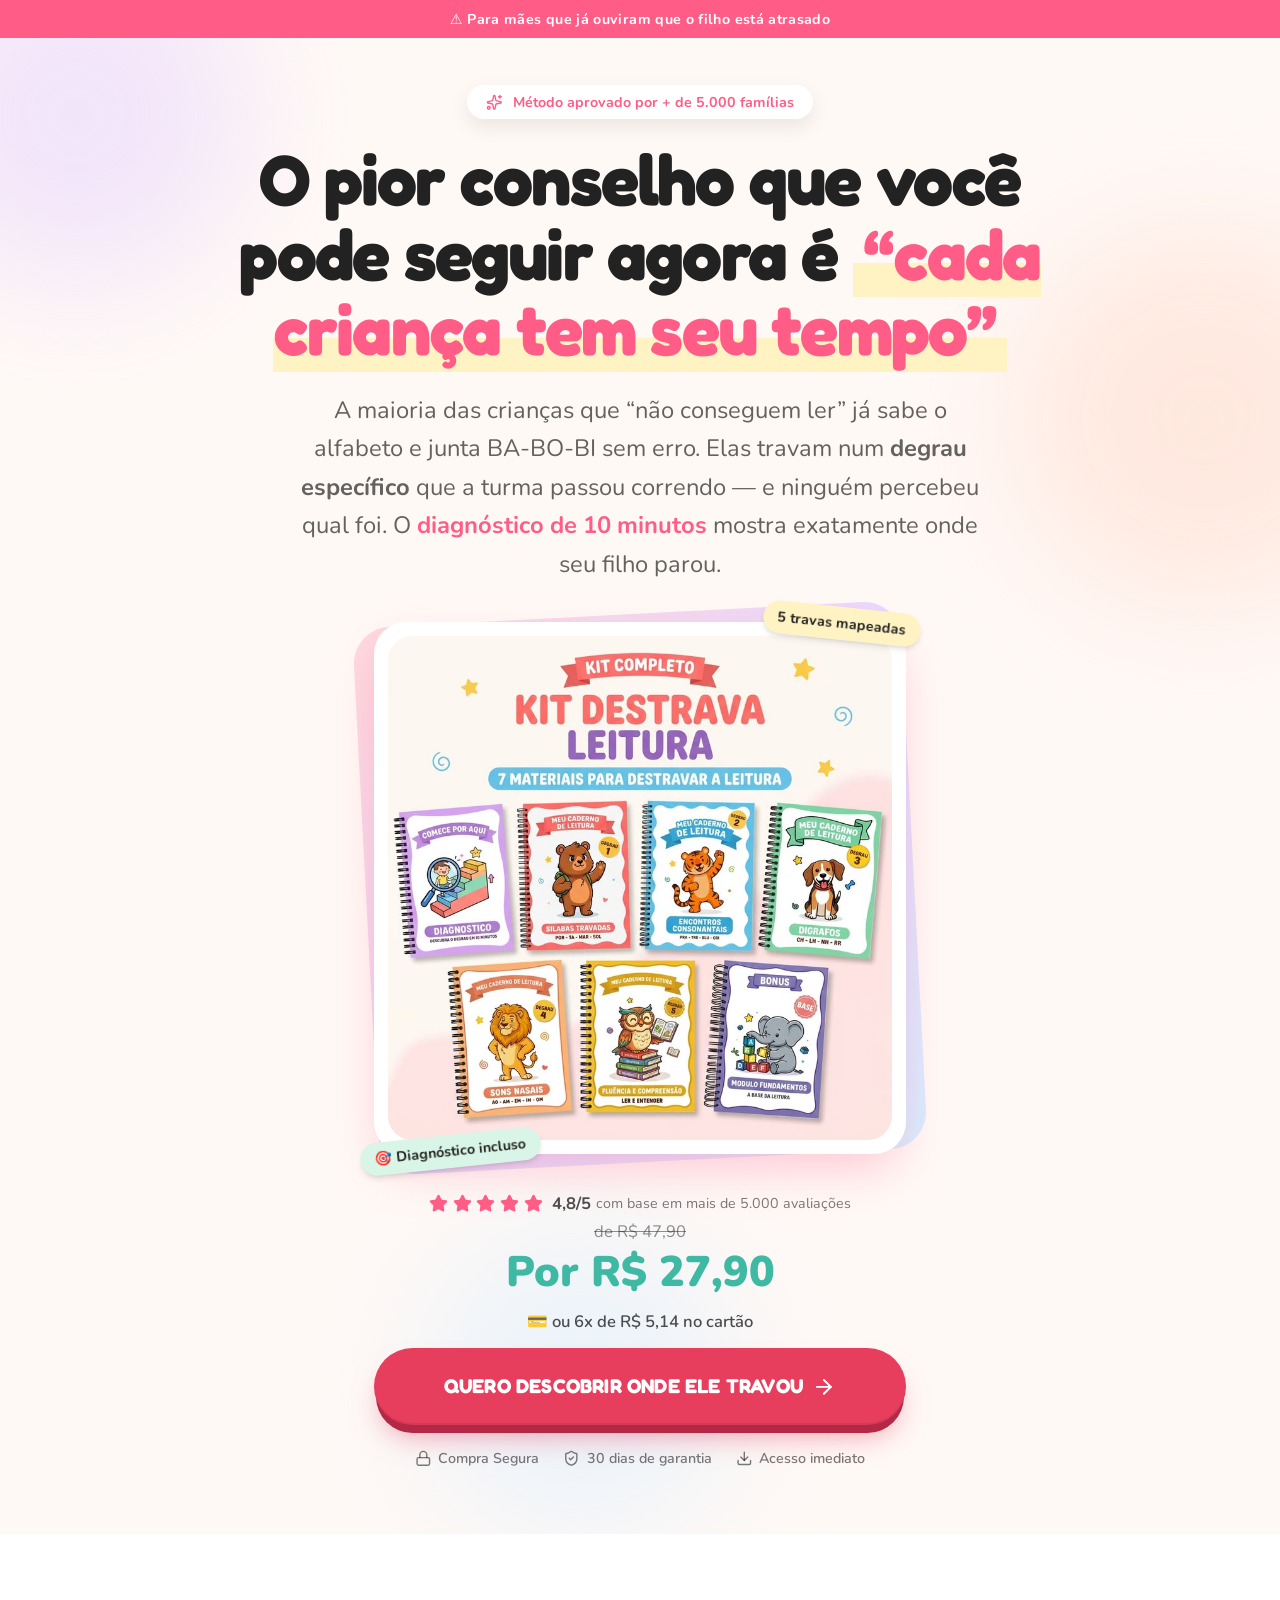
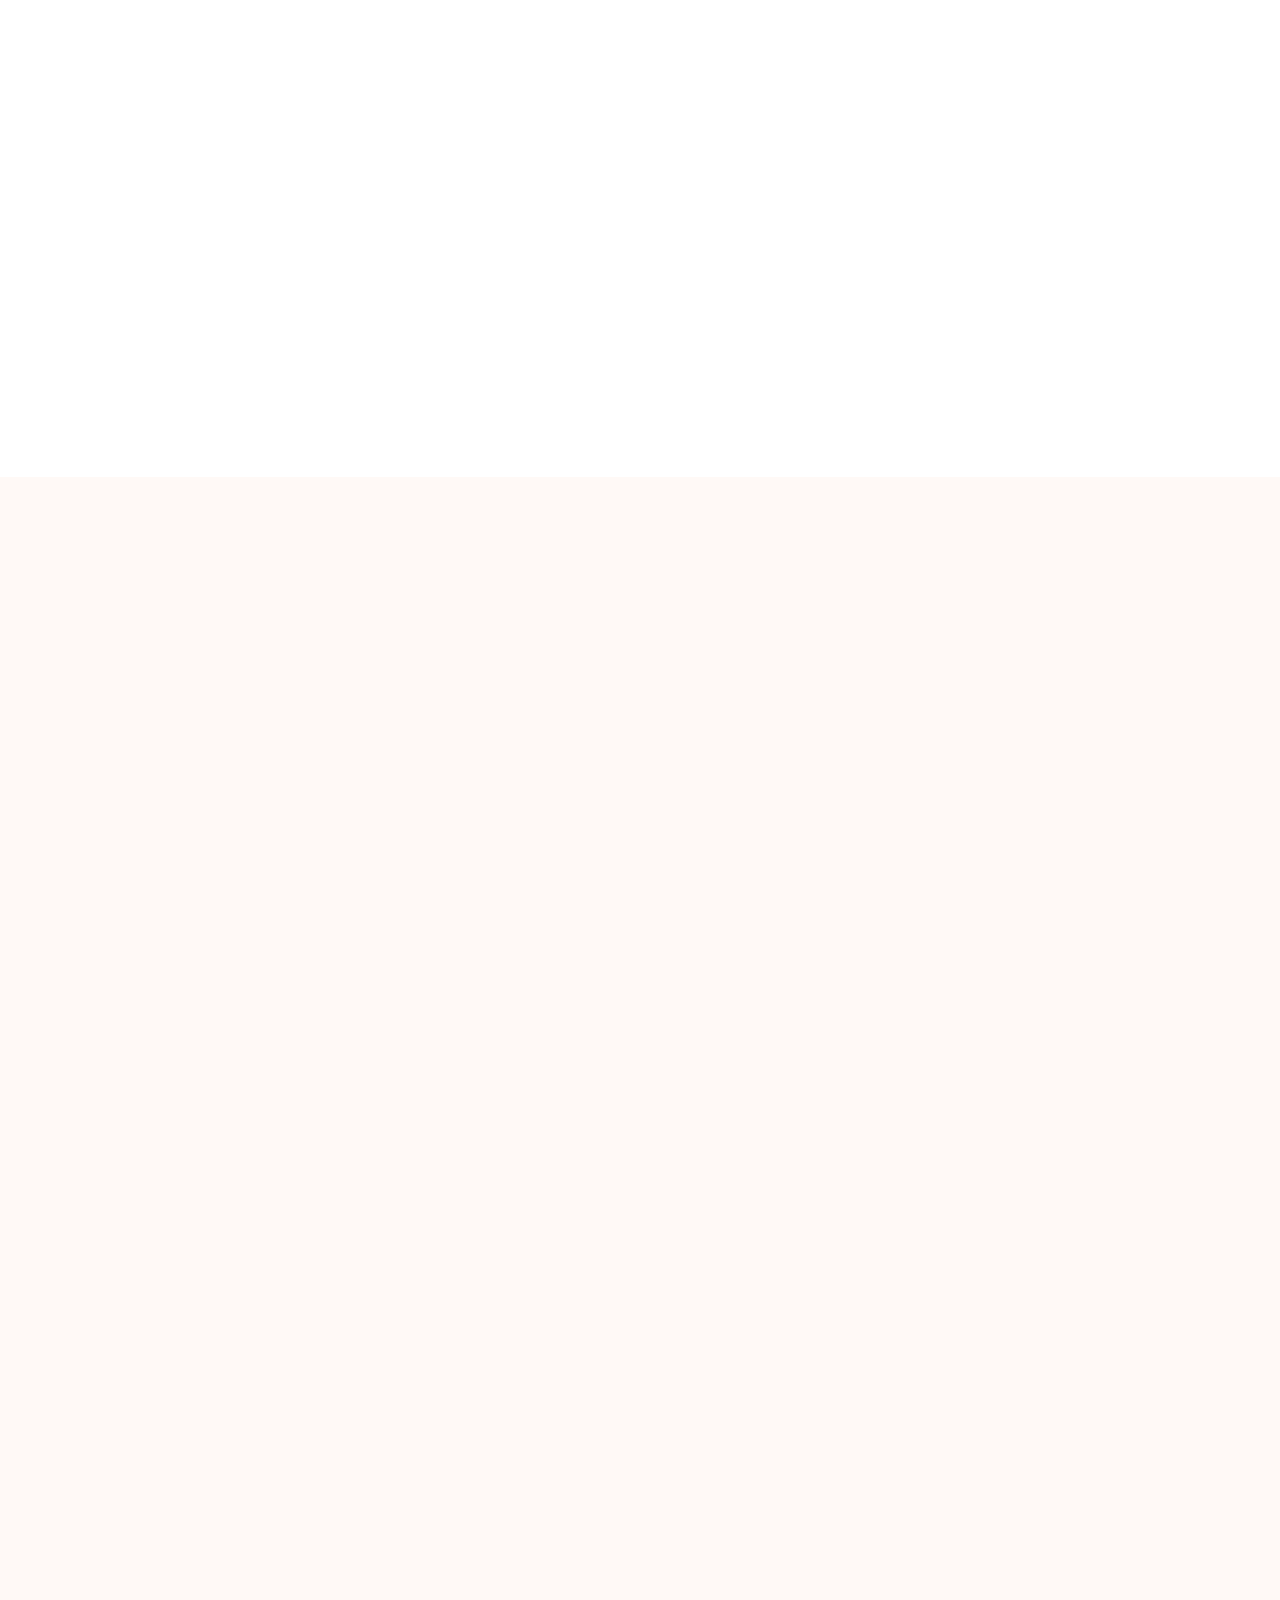
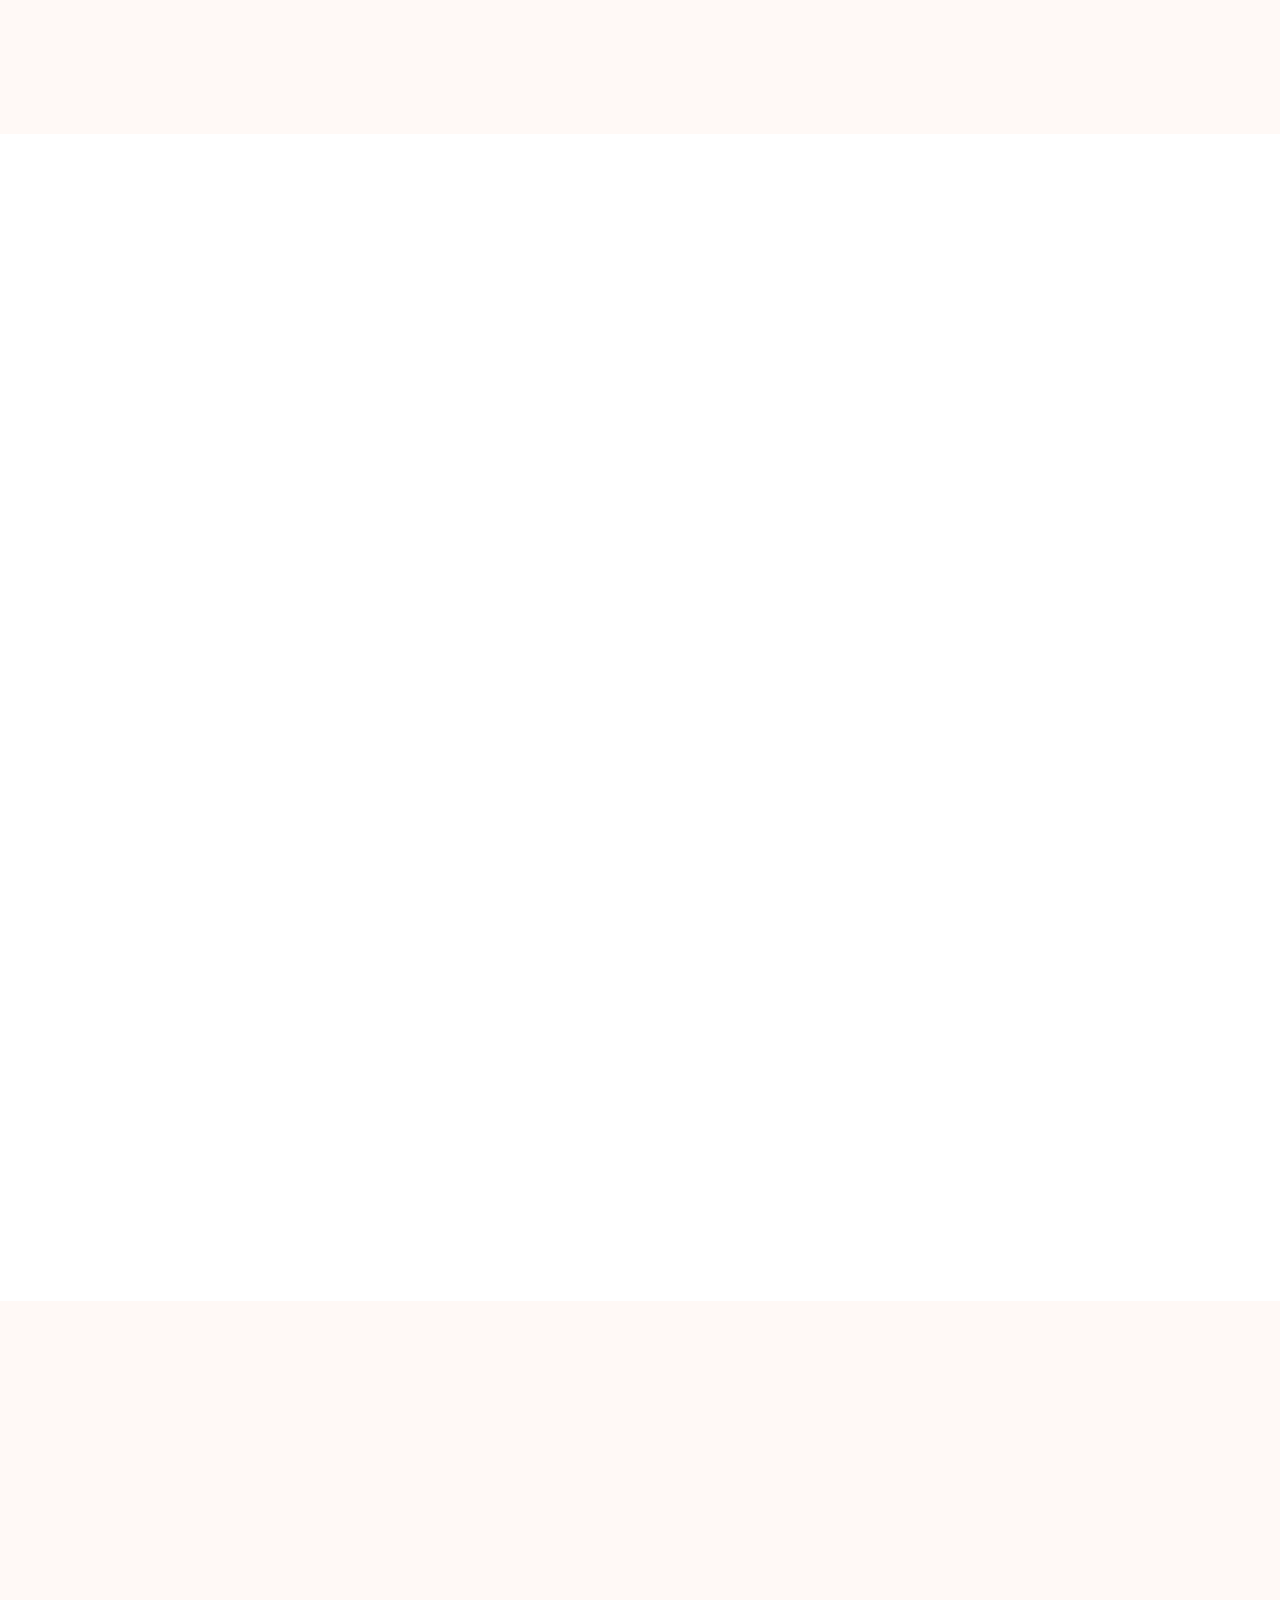
<file: index.html>
<!DOCTYPE html><html lang="pt-BR"><head>
<link rel="icon" href="./images/favicon.ico?v=2" type="image/x-icon"/><link rel="apple-touch-icon" sizes="180x180" href="./images/apple-touch-icon.png"/><link rel="icon" type="image/png" sizes="512x512" href="./images/icon-512.png"/><meta name="theme-color" content="#FF5D87"/><meta charSet="utf-8"/><meta name="viewport" content="width=device-width, initial-scale=1"/><link rel="preload" as="image" href="./images/kit-capa.jpg" fetchPriority="high"/><link rel="stylesheet" href="./assets/styles.css" data-precedence="default"/><link rel="stylesheet" href="https://fonts.googleapis.com/css2?family=Fredoka:wght@600;700&amp;family=Nunito:wght@400;600;700;800&amp;display=swap" media="all" data-precedence="default"/><title>Kit Destrava Leitura — Descubra onde a leitura do seu filho travou</title><meta name="author" content="Kit Destrava Leitura"/><meta property="og:title" content="Kit Destrava Leitura"/><meta property="og:description" content="Seu filho não é lento. Ele pulou um degrau. Descubra em 10 minutos onde a leitura dele travou — e destrave com o material certo."/><meta property="og:type" content="website"/><meta name="twitter:card" content="summary"/><meta name="twitter:site" content="@Lovable"/><meta name="twitter:title" content="Kit Destrava Leitura"/><meta name="twitter:description" content="Seu filho não é lento. Ele pulou um degrau. Descubra em 10 minutos onde a leitura dele travou — e destrave com o material certo."/><meta property="og:image" content="./images/social.webp"/><meta name="twitter:image" content="./images/social.webp"/><meta name="description" content="Para crianças de 6 a 9 anos que já deveriam estar lendo. Diagnóstico de 10 minutos + 5 cadernos, um para cada trava da leitura. Acesso imediato."/><link rel="preconnect" href="https://fonts.googleapis.com"/><link rel="preconnect" href="https://fonts.gstatic.com" crossorigin="anonymous"/><link rel="dns-prefetch" href="https://fonts.googleapis.com"/><link rel="dns-prefetch" href="https://fonts.gstatic.com"/><link rel="dns-prefetch" href="https://pay.cakto.com.br"/><link rel="dns-prefetch" href="https://connect.facebook.net"/><link rel="preload" as="image" href="./images/kit-capa.jpg" fetchpriority="high"/><script>
!function(f,b,e,v,n,t,s){if(f.fbq)return;n=f.fbq=function(){n.callMethod?
n.callMethod.apply(n,arguments):n.queue.push(arguments)};if(!f._fbq)f._fbq=n;
n.push=n;n.loaded=!0;n.version='2.0';n.queue=[];t=b.createElement(e);t.async=!0;
t.src=v;s=b.getElementsByTagName(e)[0];s.parentNode.insertBefore(t,s)}(window,
document,'script','https://connect.facebook.net/en_US/fbevents.js');
fbq('init','1523372202876250');
fbq('track','PageView');
</script>
<noscript><img height="1" width="1" style="display:none" alt="" src="https://www.facebook.com/tr?id=1523372202876250&ev=PageView&noscript=1"/></noscript>
</head><body><!--$--><div class="min-h-screen bg-background text-foreground font-sans antialiased overflow-x-hidden"><div class="bg-[#FF5D87] text-white text-center text-[11px] md:text-xs font-bold tracking-wide py-2 px-4">⚠️ Para mães que já ouviram que o filho está atrasado</div><section class="relative px-5 pt-10 pb-14 overflow-hidden"><div class="pointer-events-none absolute -top-20 -left-20 w-72 h-72 rounded-full bg-[#E9D8FD] opacity-60 blur-3xl blob"></div><div class="pointer-events-none absolute top-40 -right-24 w-80 h-80 rounded-full bg-[#FFE2D6] opacity-70 blur-3xl blob"></div><div class="pointer-events-none absolute bottom-0 left-1/3 w-64 h-64 rounded-full bg-[#D8EEFF] opacity-50 blur-3xl blob"></div><div class="relative max-w-3xl mx-auto text-center"><div class="inline-flex items-center gap-2 bg-white rounded-full px-4 py-1.5 mb-5 shadow-[var(--shadow-card)] text-xs font-bold text-[#FF5D87]"><svg xmlns="http://www.w3.org/2000/svg" width="24" height="24" viewBox="0 0 24 24" fill="none" stroke="currentColor" stroke-width="2" stroke-linecap="round" stroke-linejoin="round" class="lucide lucide-sparkles w-3.5 h-3.5" aria-hidden="true"><path d="M11.017 2.814a1 1 0 0 1 1.966 0l1.051 5.558a2 2 0 0 0 1.594 1.594l5.558 1.051a1 1 0 0 1 0 1.966l-5.558 1.051a2 2 0 0 0-1.594 1.594l-1.051 5.558a1 1 0 0 1-1.966 0l-1.051-5.558a2 2 0 0 0-1.594-1.594l-5.558-1.051a1 1 0 0 1 0-1.966l5.558-1.051a2 2 0 0 0 1.594-1.594z"></path><path d="M20 2v4"></path><path d="M22 4h-4"></path><circle cx="4" cy="20" r="2"></circle></svg> Método aprovado por + de 5.000 famílias</div><h1 class="font-display text-4xl md:text-6xl font-bold tracking-tight leading-[1.05] mb-5">O pior conselho que você pode seguir agora é <span class="highlight-underline">“cada criança tem seu tempo”</span></h1><p class="text-base md:text-xl text-foreground/70 mb-8 max-w-xl mx-auto leading-relaxed">A maioria das crianças que “não conseguem ler” já sabe o alfabeto e junta BA-BO-BI sem erro. Elas travam num <strong>degrau específico</strong> que a turma passou correndo — e ninguém percebeu qual foi. O <strong class="text-[#FF5D87]">diagnóstico de 10 minutos</strong> mostra exatamente onde seu filho parou.</p><div class="relative mx-auto max-w-md mb-8"><div class="absolute inset-0 bg-gradient-to-br from-[#FFD9DD] via-[#E9D8FD] to-[#D8EEFF] rounded-[36px] rotate-[-3deg] scale-[1.03]"></div><div class="relative bg-white rounded-[32px] p-3 shadow-[var(--shadow-premium)] float-soft"><img src="./images/kit-capa.jpg" alt="Kit Destrava Leitura — 7 materiais" width="800" height="800" fetchPriority="high" decoding="async" loading="eager" class="w-full rounded-[24px]"/></div><div class="absolute -top-3 -right-3 bg-[#FFF3C4] text-[#222] text-xs font-bold rounded-full px-3 py-1.5 shadow-md rotate-6">5 travas mapeadas</div><div class="absolute -bottom-3 -left-3 bg-[#D9F5E8] text-[#222] text-xs font-bold rounded-full px-3 py-1.5 shadow-md -rotate-6">🎯 Diagnóstico incluso</div></div><div class="flex flex-col items-center gap-1 mb-3"><div class="flex items-center gap-1 text-[#FF5D87]"><svg xmlns="http://www.w3.org/2000/svg" width="24" height="24" viewBox="0 0 24 24" fill="none" stroke="currentColor" stroke-width="2" stroke-linecap="round" stroke-linejoin="round" class="lucide lucide-star w-4 h-4 fill-[#FF5D87]" aria-hidden="true"><path d="M11.525 2.295a.53.53 0 0 1 .95 0l2.31 4.679a2.123 2.123 0 0 0 1.595 1.16l5.166.756a.53.53 0 0 1 .294.904l-3.736 3.638a2.123 2.123 0 0 0-.611 1.878l.882 5.14a.53.53 0 0 1-.771.56l-4.618-2.428a2.122 2.122 0 0 0-1.973 0L6.396 21.01a.53.53 0 0 1-.77-.56l.881-5.139a2.122 2.122 0 0 0-.611-1.879L2.16 9.795a.53.53 0 0 1 .294-.906l5.165-.755a2.122 2.122 0 0 0 1.597-1.16z"></path></svg><svg xmlns="http://www.w3.org/2000/svg" width="24" height="24" viewBox="0 0 24 24" fill="none" stroke="currentColor" stroke-width="2" stroke-linecap="round" stroke-linejoin="round" class="lucide lucide-star w-4 h-4 fill-[#FF5D87]" aria-hidden="true"><path d="M11.525 2.295a.53.53 0 0 1 .95 0l2.31 4.679a2.123 2.123 0 0 0 1.595 1.16l5.166.756a.53.53 0 0 1 .294.904l-3.736 3.638a2.123 2.123 0 0 0-.611 1.878l.882 5.14a.53.53 0 0 1-.771.56l-4.618-2.428a2.122 2.122 0 0 0-1.973 0L6.396 21.01a.53.53 0 0 1-.77-.56l.881-5.139a2.122 2.122 0 0 0-.611-1.879L2.16 9.795a.53.53 0 0 1 .294-.906l5.165-.755a2.122 2.122 0 0 0 1.597-1.16z"></path></svg><svg xmlns="http://www.w3.org/2000/svg" width="24" height="24" viewBox="0 0 24 24" fill="none" stroke="currentColor" stroke-width="2" stroke-linecap="round" stroke-linejoin="round" class="lucide lucide-star w-4 h-4 fill-[#FF5D87]" aria-hidden="true"><path d="M11.525 2.295a.53.53 0 0 1 .95 0l2.31 4.679a2.123 2.123 0 0 0 1.595 1.16l5.166.756a.53.53 0 0 1 .294.904l-3.736 3.638a2.123 2.123 0 0 0-.611 1.878l.882 5.14a.53.53 0 0 1-.771.56l-4.618-2.428a2.122 2.122 0 0 0-1.973 0L6.396 21.01a.53.53 0 0 1-.77-.56l.881-5.139a2.122 2.122 0 0 0-.611-1.879L2.16 9.795a.53.53 0 0 1 .294-.906l5.165-.755a2.122 2.122 0 0 0 1.597-1.16z"></path></svg><svg xmlns="http://www.w3.org/2000/svg" width="24" height="24" viewBox="0 0 24 24" fill="none" stroke="currentColor" stroke-width="2" stroke-linecap="round" stroke-linejoin="round" class="lucide lucide-star w-4 h-4 fill-[#FF5D87]" aria-hidden="true"><path d="M11.525 2.295a.53.53 0 0 1 .95 0l2.31 4.679a2.123 2.123 0 0 0 1.595 1.16l5.166.756a.53.53 0 0 1 .294.904l-3.736 3.638a2.123 2.123 0 0 0-.611 1.878l.882 5.14a.53.53 0 0 1-.771.56l-4.618-2.428a2.122 2.122 0 0 0-1.973 0L6.396 21.01a.53.53 0 0 1-.77-.56l.881-5.139a2.122 2.122 0 0 0-.611-1.879L2.16 9.795a.53.53 0 0 1 .294-.906l5.165-.755a2.122 2.122 0 0 0 1.597-1.16z"></path></svg><svg xmlns="http://www.w3.org/2000/svg" width="24" height="24" viewBox="0 0 24 24" fill="none" stroke="currentColor" stroke-width="2" stroke-linecap="round" stroke-linejoin="round" class="lucide lucide-star w-4 h-4 fill-[#FF5D87]" aria-hidden="true"><path d="M11.525 2.295a.53.53 0 0 1 .95 0l2.31 4.679a2.123 2.123 0 0 0 1.595 1.16l5.166.756a.53.53 0 0 1 .294.904l-3.736 3.638a2.123 2.123 0 0 0-.611 1.878l.882 5.14a.53.53 0 0 1-.771.56l-4.618-2.428a2.122 2.122 0 0 0-1.973 0L6.396 21.01a.53.53 0 0 1-.77-.56l.881-5.139a2.122 2.122 0 0 0-.611-1.879L2.16 9.795a.53.53 0 0 1 .294-.906l5.165-.755a2.122 2.122 0 0 0 1.597-1.16z"></path></svg><span class="ml-1 text-sm font-bold text-foreground/80">4,8/5</span><span class="text-xs text-foreground/60">com base em mais de 5.000 avaliações</span></div><div class="flex flex-col items-center gap-1 leading-none"><span class="text-sm text-foreground/50 line-through">de R$ 47,90</span><span class="text-3xl md:text-4xl font-black text-[#3FB8A4]">Por R$ 27,90</span></div></div><p class="mb-3 text-sm font-semibold text-foreground/80">💳 ou 6x de R$ 5,14 no cartão</p><a href="#oferta" class="btn-primary max-w-md mx-auto">QUERO DESCOBRIR ONDE ELE TRAVOU <svg xmlns="http://www.w3.org/2000/svg" width="24" height="24" viewBox="0 0 24 24" fill="none" stroke="currentColor" stroke-width="2" stroke-linecap="round" stroke-linejoin="round" class="lucide lucide-arrow-right w-5 h-5" aria-hidden="true"><path d="M5 12h14"></path><path d="m12 5 7 7-7 7"></path></svg></a><div class="mt-5"><div class="flex flex-wrap justify-center gap-x-5 gap-y-2 text-xs font-semibold text-foreground/60"><div class="flex items-center gap-1.5"><svg xmlns="http://www.w3.org/2000/svg" width="24" height="24" viewBox="0 0 24 24" fill="none" stroke="currentColor" stroke-width="2" stroke-linecap="round" stroke-linejoin="round" class="lucide lucide-lock w-3.5 h-3.5" aria-hidden="true"><rect width="18" height="11" x="3" y="11" rx="2" ry="2"></rect><path d="M7 11V7a5 5 0 0 1 10 0v4"></path></svg> Compra Segura</div><div class="flex items-center gap-1.5"><svg xmlns="http://www.w3.org/2000/svg" width="24" height="24" viewBox="0 0 24 24" fill="none" stroke="currentColor" stroke-width="2" stroke-linecap="round" stroke-linejoin="round" class="lucide lucide-shield-check w-3.5 h-3.5" aria-hidden="true"><path d="M20 13c0 5-3.5 7.5-7.66 8.95a1 1 0 0 1-.67-.01C7.5 20.5 4 18 4 13V6a1 1 0 0 1 1-1c2 0 4.5-1.2 6.24-2.72a1.17 1.17 0 0 1 1.52 0C14.51 3.81 17 5 19 5a1 1 0 0 1 1 1z"></path><path d="m9 12 2 2 4-4"></path></svg> 30 dias de garantia</div><div class="flex items-center gap-1.5"><svg xmlns="http://www.w3.org/2000/svg" width="24" height="24" viewBox="0 0 24 24" fill="none" stroke="currentColor" stroke-width="2" stroke-linecap="round" stroke-linejoin="round" class="lucide lucide-download w-3.5 h-3.5" aria-hidden="true"><path d="M12 15V3"></path><path d="M21 15v4a2 2 0 0 1-2 2H5a2 2 0 0 1-2-2v-4"></path><path d="m7 10 5 5 5-5"></path></svg> Acesso imediato</div></div></div></div></section><section class="px-5 py-16 bg-white"><div class="max-w-3xl mx-auto"><div class="text-center mb-10"><span class="inline-block bg-[#FFD9DD] text-[#FF5D87] text-xs font-bold uppercase tracking-wider rounded-full px-3 py-1 mb-3">Você reconhece?</span><h2 class="font-display text-3xl md:text-4xl font-bold leading-tight">Se você já ouviu isso,<br/>seu filho <span class="text-[#FF5D87]">travou num degrau</span></h2></div><div class="grid gap-4 md:grid-cols-2"><div class="rounded-[28px] p-6 shadow-[var(--shadow-card)] transition-transform hover:-translate-y-1" style="background:#FFD9DD"><div class="text-3xl mb-3">😔</div><h3 class="font-display font-bold text-lg mb-1.5">“Ele sabe as letras, mas não lê”</h3><p class="text-sm text-foreground/70 leading-relaxed">Recita o alfabeto inteiro, lê BOLA sem esforço — e trava em PRATO, PORTA, GALINHA.<span style="display:block;margin-top:8px;font-weight:700;color:#d63a63">Enquanto a turma já está lendo textos, ele ainda está soletrando.</span></p></div><div class="rounded-[28px] p-6 shadow-[var(--shadow-card)] transition-transform hover:-translate-y-1" style="background:#E9D8FD"><div class="text-3xl mb-3">😣</div><h3 class="font-display font-bold text-lg mb-1.5">Ele lê palavra por palavra e não entende nada</h3><p class="text-sm text-foreground/70 leading-relaxed">Chega no fim da frase e não sabe dizer o que acabou de ler.<span style="display:block;margin-top:8px;font-weight:700;color:#d63a63">Ele erra a prova inteira não porque não sabe a matéria… mas porque não consegue ler o enunciado.</span></p></div><div class="rounded-[28px] p-6 shadow-[var(--shadow-card)] transition-transform hover:-translate-y-1" style="background:#D8EEFF"><div class="text-3xl mb-3">📉</div><h3 class="font-display font-bold text-lg mb-1.5">A professora chamou você pra conversar</h3><p class="text-sm text-foreground/70 leading-relaxed">E você ficou sem resposta para dar.<span style="display:block;margin-top:8px;font-weight:700;color:#d63a63">Você saiu da reunião com vergonha e sem saber o que fazer em casa.</span></p></div><div class="rounded-[28px] p-6 shadow-[var(--shadow-card)] transition-transform hover:-translate-y-1" style="background:#FFE2D6"><div class="text-3xl mb-3">🥺</div><h3 class="font-display font-bold text-lg mb-1.5">Ele já começou a se esconder</h3><p class="text-sm text-foreground/70 leading-relaxed">Some na hora da leitura em voz alta. Diz que esqueceu o livro.<span style="display:block;margin-top:8px;font-weight:700;color:#d63a63">Ele já está construindo a ideia de que é burro. E isso fica.</span></p></div></div><p class="text-center mt-10 text-base md:text-lg text-foreground/70 max-w-xl mx-auto">Enquanto você espera <strong class="text-foreground">“o tempo dele”</strong>, a distância só aumenta.<br/><strong class="text-foreground">Cada mês parado é um mês a mais de atraso.</strong></p></div></section><section class="px-5 py-16 bg-background"><div class="max-w-3xl mx-auto text-center"><span class="inline-block bg-[#D9F5E8] text-[#1f7a5a] text-xs font-bold uppercase tracking-wider rounded-full px-3 py-1 mb-3">A solução</span><h2 class="font-display text-3xl md:text-4xl font-bold leading-tight mb-5">O Método do Degrau Perdido</h2><p class="text-base md:text-lg text-foreground/70 mb-8 max-w-xl mx-auto leading-relaxed">A leitura se constrói em degraus, e cada um depende do anterior. Quando a criança pula um, tudo que vem depois desaba — e de fora parece que ela simplesmente “não consegue ler”. O Kit <strong>identifica o degrau exato</strong> onde seu filho parou e entrega o material dali em diante.</p><h3 class="font-display text-2xl md:text-3xl font-bold mb-5">Exemplos de atividades</h3><div class="relative mx-auto max-w-3xl md:max-w-4xl mb-8 px-6 md:px-10"><div class="relative" role="region" aria-roledescription="carousel" aria-label="Carrossel com páginas e capas do material"><div class="overflow-hidden rounded-2xl"><div class="flex -ml-4" id="carousel-track" style="transition: transform 0.35s cubic-bezier(0.4, 0, 0.2, 1);"><div role="group" aria-roledescription="slide" class="min-w-0 shrink-0 grow-0 basis-full pl-4"><img src="./images/caderno-porquinho.jpg" alt="Capa Meu Caderno de Leitura — Porquinho" width="900" height="1125" class="w-full h-auto aspect-[1229/1536] object-contain" loading="eager" decoding="async" fetchPriority="low"/></div><div role="group" aria-roledescription="slide" class="min-w-0 shrink-0 grow-0 basis-full pl-4"><img src="./images/caderno-casinha.jpg" alt="Capa Meu Caderno de Leitura — Casinha" width="900" height="1125" class="w-full h-auto aspect-[1229/1536] object-contain" loading="eager" decoding="async" fetchPriority="low"/></div><div role="group" aria-roledescription="slide" class="min-w-0 shrink-0 grow-0 basis-full pl-4"><img src="./images/caderno-leitura.jpg" alt="Capa do caderno de leitura" width="900" height="1125" class="w-full h-auto aspect-[1229/1536] object-contain" loading="lazy" decoding="async" fetchPriority="auto"/></div><div role="group" aria-roledescription="slide" class="min-w-0 shrink-0 grow-0 basis-full pl-4"><img src="./images/pipoca-malucca.jpg" alt="Atividade A Pipoca Maluca" width="900" height="1125" class="w-full h-auto aspect-[1229/1536] object-contain" loading="lazy" decoding="async" fetchPriority="auto"/></div><div role="group" aria-roledescription="slide" class="min-w-0 shrink-0 grow-0 basis-full pl-4"><img src="./images/pato-agitado.jpg" alt="Atividade O Pato Agitado" width="900" height="1125" class="w-full h-auto aspect-[1229/1536] object-contain" loading="lazy" decoding="async" fetchPriority="auto"/></div><div role="group" aria-roledescription="slide" class="min-w-0 shrink-0 grow-0 basis-full pl-4"><img src="./images/laco-rosa.jpg" alt="Atividade O Laço Rosa" width="900" height="1125" class="w-full h-auto aspect-[1229/1536] object-contain" loading="lazy" decoding="async" fetchPriority="auto"/></div><div role="group" aria-roledescription="slide" class="min-w-0 shrink-0 grow-0 basis-full pl-4"><img src="./images/gato-guto.jpg" alt="Atividade O Gato Guto" width="900" height="1125" class="w-full h-auto aspect-[1229/1536] object-contain" loading="lazy" decoding="async" fetchPriority="auto"/></div><div role="group" aria-roledescription="slide" class="min-w-0 shrink-0 grow-0 basis-full pl-4"><img src="./images/galinha-pintadinha.jpg" alt="Atividade A Galinha Pintadinha" width="900" height="1125" class="w-full h-auto aspect-[1229/1536] object-contain" loading="lazy" decoding="async" fetchPriority="auto"/></div><div role="group" aria-roledescription="slide" class="min-w-0 shrink-0 grow-0 basis-full pl-4"><img src="./images/sapo-no-lago.jpg" alt="Atividade O Sapo no Lago" width="900" height="1125" class="w-full h-auto aspect-[1229/1536] object-contain" loading="lazy" decoding="async" fetchPriority="auto"/></div><div role="group" aria-roledescription="slide" class="min-w-0 shrink-0 grow-0 basis-full pl-4"><img src="./images/vaca-mimosa.jpg" alt="Atividade A Vaca Mimosa" width="900" height="1125" class="w-full h-auto aspect-[1229/1536] object-contain" loading="lazy" decoding="async" fetchPriority="auto"/></div><div role="group" aria-roledescription="slide" class="min-w-0 shrink-0 grow-0 basis-full pl-4"><img src="./images/arvore-alta.jpg" alt="Atividade A Árvore Alta" width="900" height="1125" class="w-full h-auto aspect-[1229/1536] object-contain" loading="lazy" decoding="async" fetchPriority="auto"/></div></div></div><button id="prev-slide" aria-label="Slide anterior" class="inline-flex items-center justify-center gap-2 whitespace-nowrap text-sm font-medium cursor-pointer transition-all hover:scale-110 active:scale-95 absolute h-10 w-10 rounded-full top-1/2 -translate-y-1/2 left-0 md:-left-4 border-0 bg-white text-foreground shadow-[var(--shadow-card)] z-20"><svg xmlns="http://www.w3.org/2000/svg" width="20" height="20" viewBox="0 0 24 24" fill="none" stroke="currentColor" stroke-width="2.5" stroke-linecap="round" stroke-linejoin="round" class="lucide lucide-arrow-left"><path d="m12 19-7-7 7-7"></path><path d="M19 12H5"></path></svg><span class="sr-only">Previous slide</span></button><button id="next-slide" aria-label="Próximo slide" class="inline-flex items-center justify-center gap-2 whitespace-nowrap text-sm font-medium cursor-pointer transition-all hover:scale-110 active:scale-95 absolute h-10 w-10 rounded-full top-1/2 -translate-y-1/2 right-0 md:-right-4 border-0 bg-white text-foreground shadow-[var(--shadow-card)] z-20"><svg xmlns="http://www.w3.org/2000/svg" width="20" height="20" viewBox="0 0 24 24" fill="none" stroke="currentColor" stroke-width="2.5" stroke-linecap="round" stroke-linejoin="round" class="lucide lucide-arrow-right"><path d="M5 12h14"></path><path d="m12 5 7 7-7 7"></path></svg><span class="sr-only">Next slide</span></button></div></div><div class="grid gap-3 md:grid-cols-2 text-left"><div class="flex gap-2.5 items-start bg-white rounded-2xl p-3.5 shadow-[var(--shadow-card)]"><svg xmlns="http://www.w3.org/2000/svg" width="24" height="24" viewBox="0 0 24 24" fill="none" stroke="currentColor" stroke-width="2" stroke-linecap="round" stroke-linejoin="round" class="lucide lucide-circle-check w-5 h-5 text-[#FF5D87] shrink-0 mt-0.5" aria-hidden="true"><circle cx="12" cy="12" r="10"></circle><path d="m9 12 2 2 4-4"></path></svg><span class="text-sm font-semibold">Diagnóstico de 10 minutos</span></div><div class="flex gap-2.5 items-start bg-white rounded-2xl p-3.5 shadow-[var(--shadow-card)]"><svg xmlns="http://www.w3.org/2000/svg" width="24" height="24" viewBox="0 0 24 24" fill="none" stroke="currentColor" stroke-width="2" stroke-linecap="round" stroke-linejoin="round" class="lucide lucide-circle-check w-5 h-5 text-[#FF5D87] shrink-0 mt-0.5" aria-hidden="true"><circle cx="12" cy="12" r="10"></circle><path d="m9 12 2 2 4-4"></path></svg><span class="text-sm font-semibold">As 5 travas da leitura</span></div><div class="flex gap-2.5 items-start bg-white rounded-2xl p-3.5 shadow-[var(--shadow-card)]"><svg xmlns="http://www.w3.org/2000/svg" width="24" height="24" viewBox="0 0 24 24" fill="none" stroke="currentColor" stroke-width="2" stroke-linecap="round" stroke-linejoin="round" class="lucide lucide-circle-check w-5 h-5 text-[#FF5D87] shrink-0 mt-0.5" aria-hidden="true"><circle cx="12" cy="12" r="10"></circle><path d="m9 12 2 2 4-4"></path></svg><span class="text-sm font-semibold">Leitura com compreensão</span></div><div class="flex gap-2.5 items-start bg-white rounded-2xl p-3.5 shadow-[var(--shadow-card)]"><svg xmlns="http://www.w3.org/2000/svg" width="24" height="24" viewBox="0 0 24 24" fill="none" stroke="currentColor" stroke-width="2" stroke-linecap="round" stroke-linejoin="round" class="lucide lucide-circle-check w-5 h-5 text-[#FF5D87] shrink-0 mt-0.5" aria-hidden="true"><circle cx="12" cy="12" r="10"></circle><path d="m9 12 2 2 4-4"></path></svg><span class="text-sm font-semibold">Fluência sem soletrar</span></div></div></div></section><section class="px-5 py-16" style="background:#FFE2D6"><div class="max-w-3xl mx-auto"><div class="text-center mb-10"><span class="inline-block bg-[#E9D8FD] text-[#5b2a9e] text-xs font-bold uppercase tracking-wider rounded-full px-3 py-1 mb-3">O que você recebe</span><h2 class="font-display text-3xl md:text-4xl font-bold leading-tight">🎁 E ainda vêm 6 bônus para destravar de vez a leitura do seu filho 📚</h2></div><div class="grid gap-4 grid-cols-2 md:grid-cols-2"><div class="relative rounded-[22px] p-3 md:p-5 bg-white border-2 border-dashed border-[#FFD966] shadow-[var(--shadow-card)] transition-transform hover:-translate-y-1"><div class="absolute -top-3 left-3 bg-[#FF5D87] text-white text-[10px] md:text-xs font-black uppercase tracking-wider rounded-full px-2.5 py-1 shadow-sm">Bônus</div><div class="bg-[#FFF9F6] rounded-[16px] p-2 mb-3 mt-2"><img src="./images/pre-silabicos.jpg" alt="Módulo Fundamentos" width="600" height="800" loading="lazy" decoding="async" fetchPriority="low" class="w-full h-36 md:h-64 object-contain rounded-[12px]"/></div><h3 class="font-display font-bold text-sm md:text-lg mb-1 leading-tight">Módulo Fundamentos</h3><p class="text-[11px] md:text-sm text-foreground/70 leading-relaxed mb-2">Se o diagnóstico mostrar que ele travou lá atrás, você já tem a base junto.</p><div class="text-xs md:text-sm font-bold"><span class="text-[#FF5D87] line-through">De <!-- -->R$ 39,90</span> <span class="text-[#22c55e]">GRÁTIS</span></div></div><div class="relative rounded-[22px] p-3 md:p-5 bg-white border-2 border-dashed border-[#FFD966] shadow-[var(--shadow-card)] transition-transform hover:-translate-y-1"><div class="absolute -top-3 left-3 bg-[#FF5D87] text-white text-[10px] md:text-xs font-black uppercase tracking-wider rounded-full px-2.5 py-1 shadow-sm">Bônus</div><div class="bg-[#FFF9F6] rounded-[16px] p-2 mb-3 mt-2"><img src="./images/silabico-alfabetico.jpg" alt="Textinhos do Dia" width="600" height="800" loading="lazy" decoding="async" fetchPriority="low" class="w-full h-36 md:h-64 object-contain rounded-[12px]"/></div><h3 class="font-display font-bold text-sm md:text-lg mb-1 leading-tight">Textinhos do Dia</h3><p class="text-[11px] md:text-sm text-foreground/70 leading-relaxed mb-2">30 leituras curtas com pergunta de interpretação.</p><div class="text-xs md:text-sm font-bold"><span class="text-[#FF5D87] line-through">De <!-- -->R$ 29,90</span> <span class="text-[#22c55e]">GRÁTIS</span></div></div><div class="relative rounded-[22px] p-3 md:p-5 bg-white border-2 border-dashed border-[#FFD966] shadow-[var(--shadow-card)] transition-transform hover:-translate-y-1"><div class="absolute -top-3 left-3 bg-[#FF5D87] text-white text-[10px] md:text-xs font-black uppercase tracking-wider rounded-full px-2.5 py-1 shadow-sm">Bônus</div><div class="bg-[#FFF9F6] rounded-[16px] p-2 mb-3 mt-2"><img src="./images/alfabetico.jpg" alt="Ditado Sem Choro" width="600" height="800" loading="lazy" decoding="async" fetchPriority="low" class="w-full h-36 md:h-64 object-contain rounded-[12px]"/></div><h3 class="font-display font-bold text-sm md:text-lg mb-1 leading-tight">Ditado Sem Choro</h3><p class="text-[11px] md:text-sm text-foreground/70 leading-relaxed mb-2">40 ditados progressivos, do simples ao complexo.</p><div class="text-xs md:text-sm font-bold"><span class="text-[#FF5D87] line-through">De <!-- -->R$ 24,90</span> <span class="text-[#22c55e]">GRÁTIS</span></div></div><div class="relative rounded-[22px] p-3 md:p-5 bg-white border-2 border-dashed border-[#FFD966] shadow-[var(--shadow-card)] transition-transform hover:-translate-y-1"><div class="absolute -top-3 left-3 bg-[#FF5D87] text-white text-[10px] md:text-xs font-black uppercase tracking-wider rounded-full px-2.5 py-1 shadow-sm">Bônus</div><div class="bg-[#FFF9F6] rounded-[16px] p-2 mb-3 mt-2"><img src="./images/silabas-sem-valor.jpg" alt="Quadro de Progresso" width="600" height="800" loading="lazy" decoding="async" fetchPriority="low" class="w-full h-36 md:h-64 object-contain rounded-[12px]"/></div><h3 class="font-display font-bold text-sm md:text-lg mb-1 leading-tight">Quadro de Progresso</h3><p class="text-[11px] md:text-sm text-foreground/70 leading-relaxed mb-2">4 semanas para ele ver a própria evolução e querer continuar.</p><div class="text-xs md:text-sm font-bold"><span class="text-[#FF5D87] line-through">De <!-- -->R$ 19,90</span> <span class="text-[#22c55e]">GRÁTIS</span></div></div><div class="relative rounded-[22px] p-3 md:p-5 bg-white border-2 border-dashed border-[#FFD966] shadow-[var(--shadow-card)] transition-transform hover:-translate-y-1"><div class="absolute -top-3 left-3 bg-[#FF5D87] text-white text-[10px] md:text-xs font-black uppercase tracking-wider rounded-full px-2.5 py-1 shadow-sm">Bônus</div><div class="bg-[#FFF9F6] rounded-[16px] p-2 mb-3 mt-2"><img src="./images/silabas-com-valor.jpg" alt="Guia da Reunião" width="600" height="800" loading="lazy" decoding="async" fetchPriority="low" class="w-full h-36 md:h-64 object-contain rounded-[12px]"/></div><h3 class="font-display font-bold text-sm md:text-lg mb-1 leading-tight">Guia da Reunião</h3><p class="text-[11px] md:text-sm text-foreground/70 leading-relaxed mb-2">O que dizer para a professora e o que pedir à escola.</p><div class="text-xs md:text-sm font-bold"><span class="text-[#FF5D87] line-through">De <!-- -->R$ 24,90</span> <span class="text-[#22c55e]">GRÁTIS</span></div></div><div class="relative rounded-[22px] p-3 md:p-5 bg-white border-2 border-dashed border-[#FFD966] shadow-[var(--shadow-card)] transition-transform hover:-translate-y-1"><div class="absolute -top-3 left-3 bg-[#FF5D87] text-white text-[10px] md:text-xs font-black uppercase tracking-wider rounded-full px-2.5 py-1 shadow-sm">Bônus</div><div class="bg-[#FFF9F6] rounded-[16px] p-2 mb-3 mt-2"><img src="./images/silabas-complexas.jpg" alt="Leitura em Voz Alta Sem Vergonha" width="600" height="800" loading="lazy" decoding="async" fetchPriority="low" class="w-full h-36 md:h-64 object-contain rounded-[12px]"/></div><h3 class="font-display font-bold text-sm md:text-lg mb-1 leading-tight">Leitura em Voz Alta Sem Vergonha</h3><p class="text-[11px] md:text-sm text-foreground/70 leading-relaxed mb-2">Como praticar em casa sem virar briga.</p><div class="text-xs md:text-sm font-bold"><span class="text-[#FF5D87] line-through">De <!-- -->R$ 19,90</span> <span class="text-[#22c55e]">GRÁTIS</span></div></div></div><div class="mt-8 text-center bg-white rounded-[22px] p-4 shadow-[var(--shadow-card)] border-2 border-dashed border-[#FFD966]"><p class="font-display text-base md:text-xl font-bold text-foreground">Total em bônus: <span class="text-[#dc2626] line-through">R$ 159,40</span> <span class="text-[#16a34a]">R$ 0,00 para você</span><span style="display:block;margin-top:10px"><span style="display:inline-block;background:#16a34a;color:#fff;font-size:13px;font-weight:800;letter-spacing:.04em;border-radius:999px;padding:7px 16px">✓ VOCÊ ECONOMIZA R$ 159,40</span></span></p></div></div></section><section class="px-5 py-16 bg-background"><div class="max-w-3xl mx-auto"><div class="text-center mb-10"><span class="inline-block bg-[#FFF3C4] text-[#7a5a00] text-xs font-bold uppercase tracking-wider rounded-full px-3 py-1 mb-3">Benefícios</span><h2 class="font-display text-3xl md:text-4xl font-bold leading-tight">Em poucas semanas seu filho:</h2></div><div class="grid gap-4 grid-cols-2 md:grid-cols-3"><div class="bg-white rounded-[24px] p-5 text-center shadow-[var(--shadow-card)]"><div class="w-12 h-12 rounded-2xl mx-auto mb-3 grid place-items-center" style="background:#FFD9DD"><svg xmlns="http://www.w3.org/2000/svg" width="24" height="24" viewBox="0 0 24 24" fill="none" stroke="currentColor" stroke-width="2" stroke-linecap="round" stroke-linejoin="round" class="lucide lucide-book-open w-6 h-6 text-foreground" aria-hidden="true"><path d="M12 7v14"></path><path d="M3 18a1 1 0 0 1-1-1V4a1 1 0 0 1 1-1h5a4 4 0 0 1 4 4 4 4 0 0 1 4-4h5a1 1 0 0 1 1 1v13a1 1 0 0 1-1 1h-6a3 3 0 0 0-3 3 3 3 0 0 0-3-3z"></path></svg></div><p class="font-display font-bold text-[12.5px] md:text-sm leading-snug">Para de soletrar e lê a frase inteira</p></div><div class="bg-white rounded-[24px] p-5 text-center shadow-[var(--shadow-card)]"><div class="w-12 h-12 rounded-2xl mx-auto mb-3 grid place-items-center" style="background:#FFF3C4"><svg xmlns="http://www.w3.org/2000/svg" width="24" height="24" viewBox="0 0 24 24" fill="none" stroke="currentColor" stroke-width="2" stroke-linecap="round" stroke-linejoin="round" class="lucide lucide-zap w-6 h-6 text-foreground" aria-hidden="true"><path d="M4 14a1 1 0 0 1-.78-1.63l9.9-10.2a.5.5 0 0 1 .86.46l-1.92 6.02A1 1 0 0 0 13 10h7a1 1 0 0 1 .78 1.63l-9.9 10.2a.5.5 0 0 1-.86-.46l1.92-6.02A1 1 0 0 0 11 14z"></path></svg></div><p class="font-display font-bold text-[12.5px] md:text-sm leading-snug">Entende o que está lendo e para de errar prova por causa do enunciado</p></div><div class="bg-white rounded-[24px] p-5 text-center shadow-[var(--shadow-card)]"><div class="w-12 h-12 rounded-2xl mx-auto mb-3 grid place-items-center" style="background:#FFE2D6"><svg xmlns="http://www.w3.org/2000/svg" width="24" height="24" viewBox="0 0 24 24" fill="none" stroke="currentColor" stroke-width="2" stroke-linecap="round" stroke-linejoin="round" class="lucide lucide-heart w-6 h-6 text-foreground" aria-hidden="true"><path d="M2 9.5a5.5 5.5 0 0 1 9.591-3.676.56.56 0 0 0 .818 0A5.49 5.49 0 0 1 22 9.5c0 2.29-1.5 4-3 5.5l-5.492 5.313a2 2 0 0 1-3 .019L5 15c-1.5-1.5-3-3.2-3-5.5"></path></svg></div><p class="font-display font-bold text-[12.5px] md:text-sm leading-snug">Levanta a mão na aula sem vergonha</p></div><div class="bg-white rounded-[24px] p-5 text-center shadow-[var(--shadow-card)]"><div class="w-12 h-12 rounded-2xl mx-auto mb-3 grid place-items-center" style="background:#E9D8FD"><svg xmlns="http://www.w3.org/2000/svg" width="24" height="24" viewBox="0 0 24 24" fill="none" stroke="currentColor" stroke-width="2" stroke-linecap="round" stroke-linejoin="round" class="lucide lucide-brain w-6 h-6 text-foreground" aria-hidden="true"><path d="M12 18V5"></path><path d="M15 13a4.17 4.17 0 0 1-3-4 4.17 4.17 0 0 1-3 4"></path><path d="M17.598 6.5A3 3 0 1 0 12 5a3 3 0 1 0-5.598 1.5"></path><path d="M17.997 5.125a4 4 0 0 1 2.526 5.77"></path><path d="M18 18a4 4 0 0 0 2-7.464"></path><path d="M19.967 17.483A4 4 0 1 1 12 18a4 4 0 1 1-7.967-.517"></path><path d="M6 18a4 4 0 0 1-2-7.464"></path><path d="M6.003 5.125a4 4 0 0 0-2.526 5.77"></path></svg></div><p class="font-display font-bold text-[12.5px] md:text-sm leading-snug">Para de se esconder na hora da leitura</p></div><div class="bg-white rounded-[24px] p-5 text-center shadow-[var(--shadow-card)]"><div class="w-12 h-12 rounded-2xl mx-auto mb-3 grid place-items-center" style="background:#D9F5E8"><svg xmlns="http://www.w3.org/2000/svg" width="24" height="24" viewBox="0 0 24 24" fill="none" stroke="currentColor" stroke-width="2" stroke-linecap="round" stroke-linejoin="round" class="lucide lucide-smile w-6 h-6 text-foreground" aria-hidden="true"><circle cx="12" cy="12" r="10"></circle><path d="M8 14s1.5 2 4 2 4-2 4-2"></path><line x1="9" x2="9.01" y1="9" y2="9"></line><line x1="15" x2="15.01" y1="9" y2="9"></line></svg></div><p class="font-display font-bold text-[12.5px] md:text-sm leading-snug">Começa a acreditar que é capaz</p></div><div class="bg-white rounded-[24px] p-5 text-center shadow-[var(--shadow-card)]"><div class="w-12 h-12 rounded-2xl mx-auto mb-3 grid place-items-center" style="background:#D8EEFF"><svg xmlns="http://www.w3.org/2000/svg" width="24" height="24" viewBox="0 0 24 24" fill="none" stroke="currentColor" stroke-width="2" stroke-linecap="round" stroke-linejoin="round" class="lucide lucide-graduation-cap w-6 h-6 text-foreground" aria-hidden="true"><path d="M21.42 10.922a1 1 0 0 0-.019-1.838L12.83 5.18a2 2 0 0 0-1.66 0L2.6 9.08a1 1 0 0 0 0 1.832l8.57 3.908a2 2 0 0 0 1.66 0z"></path><path d="M22 10v6"></path><path d="M6 12.5V16a6 3 0 0 0 12 0v-3.5"></path></svg></div><p class="font-display font-bold text-[12.5px] md:text-sm leading-snug">E você para de ouvir que ele está atrasado</p></div></div></div></section><section class="px-5 py-16 bg-white"><div class="max-w-3xl mx-auto"><div class="text-center mb-10"><span class="inline-block bg-[#D8EEFF] text-[#1e5a8a] text-xs font-bold uppercase tracking-wider rounded-full px-4 py-1.5 mb-4">Como funciona</span><h2 class="font-display text-3xl md:text-4xl font-bold leading-tight mb-3"><span class="text-[#FF4D8D]">4</span> passos<!-- --> <span class="text-[#FF4D8D]">simples</span></h2><p class="text-base md:text-lg text-foreground/70">Você compra e recebe seu acesso rapidinho!</p></div><div class="grid gap-4"><div class="flex items-center gap-4 md:gap-6 rounded-[28px] p-5 md:p-6 shadow-[var(--shadow-card)]" style="background:#FFF0F5"><div class="shrink-0 w-20 h-20 md:w-24 md:h-24 rounded-full grid place-items-center" style="background:#FF4D8D20"><svg xmlns="http://www.w3.org/2000/svg" width="24" height="24" viewBox="0 0 24 24" fill="none" stroke="currentColor" stroke-width="2" stroke-linecap="round" stroke-linejoin="round" class="lucide lucide-shopping-cart w-9 h-9 md:w-11 md:h-11" aria-hidden="true" style="color:#FF4D8D"><circle cx="8" cy="21" r="1"></circle><circle cx="19" cy="21" r="1"></circle><path d="M2.05 2.05h2l2.66 12.42a2 2 0 0 0 2 1.58h9.78a2 2 0 0 0 1.95-1.57l1.65-7.43H5.12"></path></svg></div><div class="flex-1 min-w-0"><div class="flex items-baseline gap-2 mb-1"><span class="font-display text-2xl md:text-3xl font-bold" style="color:#FF4D8D">1.</span><h3 class="font-display text-xl md:text-2xl font-bold" style="color:#FF4D8D">COMPRAR</h3></div><p class="text-sm md:text-base text-foreground/80 leading-relaxed">Pagamento 100% seguro via PIX ou cartão.</p></div></div><div class="flex items-center gap-4 md:gap-6 rounded-[28px] p-5 md:p-6 shadow-[var(--shadow-card)]" style="background:#F3EEFD"><div class="shrink-0 w-20 h-20 md:w-24 md:h-24 rounded-full grid place-items-center" style="background:#8B5CF620"><svg xmlns="http://www.w3.org/2000/svg" width="24" height="24" viewBox="0 0 24 24" fill="none" stroke="currentColor" stroke-width="2" stroke-linecap="round" stroke-linejoin="round" class="lucide lucide-download w-9 h-9 md:w-11 md:h-11" aria-hidden="true" style="color:#8B5CF6"><path d="M12 15V3"></path><path d="M21 15v4a2 2 0 0 1-2 2H5a2 2 0 0 1-2-2v-4"></path><path d="m7 10 5 5 5-5"></path></svg></div><div class="flex-1 min-w-0"><div class="flex items-baseline gap-2 mb-1"><span class="font-display text-2xl md:text-3xl font-bold" style="color:#8B5CF6">2.</span><h3 class="font-display text-xl md:text-2xl font-bold" style="color:#8B5CF6">RECEBER</h3></div><p class="text-sm md:text-base text-foreground/80 leading-relaxed">Acesso liberado em minutos no seu e-mail.</p></div></div><div class="flex items-center gap-4 md:gap-6 rounded-[28px] p-5 md:p-6 shadow-[var(--shadow-card)]" style="background:#EAF9F1"><div class="shrink-0 w-20 h-20 md:w-24 md:h-24 rounded-full grid place-items-center" style="background:#22C55E20"><svg xmlns="http://www.w3.org/2000/svg" width="24" height="24" viewBox="0 0 24 24" fill="none" stroke="currentColor" stroke-width="2" stroke-linecap="round" stroke-linejoin="round" class="lucide lucide-search-check w-9 h-9 md:w-11 md:h-11" aria-hidden="true" style="color:#22C55E"><path d="m8 11 2 2 4.5-4.5"></path><circle cx="11" cy="11" r="8"></circle><path d="m21 21-4.3-4.3"></path></svg></div><div class="flex-1 min-w-0"><div class="flex items-baseline gap-2 mb-1"><span class="font-display text-2xl md:text-3xl font-bold" style="color:#22C55E">3.</span><h3 class="font-display text-xl md:text-2xl font-bold" style="color:#22C55E">DIAGNOSTICAR</h3></div><p class="text-sm md:text-base text-foreground/80 leading-relaxed">10 minutos hoje e você já sabe o degrau exato dele.</p></div></div><div class="flex items-center gap-4 md:gap-6 rounded-[28px] p-5 md:p-6 shadow-[var(--shadow-card)]" style="background:#E7F5FF"><div class="shrink-0 w-20 h-20 md:w-24 md:h-24 rounded-full grid place-items-center" style="background:#3B82F620"><svg xmlns="http://www.w3.org/2000/svg" width="24" height="24" viewBox="0 0 24 24" fill="none" stroke="currentColor" stroke-width="2" stroke-linecap="round" stroke-linejoin="round" class="lucide lucide-graduation-cap w-9 h-9 md:w-11 md:h-11" aria-hidden="true" style="color:#3B82F6"><path d="M21.42 10.922a1 1 0 0 0-.019-1.838L12.83 5.18a2 2 0 0 0-1.66 0L2.6 9.08a1 1 0 0 0 0 1.832l8.57 3.908a2 2 0 0 0 1.66 0z"></path><path d="M22 10v6"></path><path d="M6 12.5V16a6 3 0 0 0 12 0v-3.5"></path></svg></div><div class="flex-1 min-w-0"><div class="flex items-baseline gap-2 mb-1"><span class="font-display text-2xl md:text-3xl font-bold" style="color:#3B82F6">4.</span><h3 class="font-display text-xl md:text-2xl font-bold" style="color:#3B82F6">DESTRAVAR</h3></div><p class="text-sm md:text-base text-foreground/80 leading-relaxed">15 minutinhos por dia, só no caderno da trava dele.</p></div></div></div><div class="mt-8 flex items-center justify-center gap-2 text-base md:text-lg font-semibold text-foreground/80"><svg xmlns="http://www.w3.org/2000/svg" width="24" height="24" viewBox="0 0 24 24" fill="none" stroke="currentColor" stroke-width="2" stroke-linecap="round" stroke-linejoin="round" class="lucide lucide-heart w-5 h-5 text-[#FF4D8D] fill-[#FF4D8D]" aria-hidden="true"><path d="M2 9.5a5.5 5.5 0 0 1 9.591-3.676.56.56 0 0 0 .818 0A5.49 5.49 0 0 1 22 9.5c0 2.29-1.5 4-3 5.5l-5.492 5.313a2 2 0 0 1-3 .019L5 15c-1.5-1.5-3-3.2-3-5.5"></path></svg>Simples, rápido e feito para você!</div></div></section><section id="oferta" class="px-5 py-16 bg-background"><div class="max-w-md mx-auto"><div class="bg-white rounded-[32px] p-6 md:p-8 shadow-[var(--shadow-premium)] mb-6 border-2 border-[#7FD8C9]"><div class="text-center"><div class="inline-block bg-[#FFD9DD] text-[#FF5D87] text-[10px] font-bold uppercase tracking-wider rounded-full px-3 py-1 mb-3">Oferta básica</div><h3 class="font-display text-2xl font-bold mb-2">Kit Destrava Leitura</h3><div class="flex items-center justify-center gap-1 text-[#FF5D87]"><svg xmlns="http://www.w3.org/2000/svg" width="24" height="24" viewBox="0 0 24 24" fill="none" stroke="currentColor" stroke-width="2" stroke-linecap="round" stroke-linejoin="round" class="lucide lucide-star w-4 h-4 fill-[#FF5D87]" aria-hidden="true"><path d="M11.525 2.295a.53.53 0 0 1 .95 0l2.31 4.679a2.123 2.123 0 0 0 1.595 1.16l5.166.756a.53.53 0 0 1 .294.904l-3.736 3.638a2.123 2.123 0 0 0-.611 1.878l.882 5.14a.53.53 0 0 1-.771.56l-4.618-2.428a2.122 2.122 0 0 0-1.973 0L6.396 21.01a.53.53 0 0 1-.77-.56l.881-5.139a2.122 2.122 0 0 0-.611-1.879L2.16 9.795a.53.53 0 0 1 .294-.906l5.165-.755a2.122 2.122 0 0 0 1.597-1.16z"></path></svg><svg xmlns="http://www.w3.org/2000/svg" width="24" height="24" viewBox="0 0 24 24" fill="none" stroke="currentColor" stroke-width="2" stroke-linecap="round" stroke-linejoin="round" class="lucide lucide-star w-4 h-4 fill-[#FF5D87]" aria-hidden="true"><path d="M11.525 2.295a.53.53 0 0 1 .95 0l2.31 4.679a2.123 2.123 0 0 0 1.595 1.16l5.166.756a.53.53 0 0 1 .294.904l-3.736 3.638a2.123 2.123 0 0 0-.611 1.878l.882 5.14a.53.53 0 0 1-.771.56l-4.618-2.428a2.122 2.122 0 0 0-1.973 0L6.396 21.01a.53.53 0 0 1-.77-.56l.881-5.139a2.122 2.122 0 0 0-.611-1.879L2.16 9.795a.53.53 0 0 1 .294-.906l5.165-.755a2.122 2.122 0 0 0 1.597-1.16z"></path></svg><svg xmlns="http://www.w3.org/2000/svg" width="24" height="24" viewBox="0 0 24 24" fill="none" stroke="currentColor" stroke-width="2" stroke-linecap="round" stroke-linejoin="round" class="lucide lucide-star w-4 h-4 fill-[#FF5D87]" aria-hidden="true"><path d="M11.525 2.295a.53.53 0 0 1 .95 0l2.31 4.679a2.123 2.123 0 0 0 1.595 1.16l5.166.756a.53.53 0 0 1 .294.904l-3.736 3.638a2.123 2.123 0 0 0-.611 1.878l.882 5.14a.53.53 0 0 1-.771.56l-4.618-2.428a2.122 2.122 0 0 0-1.973 0L6.396 21.01a.53.53 0 0 1-.77-.56l.881-5.139a2.122 2.122 0 0 0-.611-1.879L2.16 9.795a.53.53 0 0 1 .294-.906l5.165-.755a2.122 2.122 0 0 0 1.597-1.16z"></path></svg><svg xmlns="http://www.w3.org/2000/svg" width="24" height="24" viewBox="0 0 24 24" fill="none" stroke="currentColor" stroke-width="2" stroke-linecap="round" stroke-linejoin="round" class="lucide lucide-star w-4 h-4 fill-[#FF5D87]" aria-hidden="true"><path d="M11.525 2.295a.53.53 0 0 1 .95 0l2.31 4.679a2.123 2.123 0 0 0 1.595 1.16l5.166.756a.53.53 0 0 1 .294.904l-3.736 3.638a2.123 2.123 0 0 0-.611 1.878l.882 5.14a.53.53 0 0 1-.771.56l-4.618-2.428a2.122 2.122 0 0 0-1.973 0L6.396 21.01a.53.53 0 0 1-.77-.56l.881-5.139a2.122 2.122 0 0 0-.611-1.879L2.16 9.795a.53.53 0 0 1 .294-.906l5.165-.755a2.122 2.122 0 0 0 1.597-1.16z"></path></svg><svg xmlns="http://www.w3.org/2000/svg" width="24" height="24" viewBox="0 0 24 24" fill="none" stroke="currentColor" stroke-width="2" stroke-linecap="round" stroke-linejoin="round" class="lucide lucide-star w-4 h-4 fill-[#FF5D87]" aria-hidden="true"><path d="M11.525 2.295a.53.53 0 0 1 .95 0l2.31 4.679a2.123 2.123 0 0 0 1.595 1.16l5.166.756a.53.53 0 0 1 .294.904l-3.736 3.638a2.123 2.123 0 0 0-.611 1.878l.882 5.14a.53.53 0 0 1-.771.56l-4.618-2.428a2.122 2.122 0 0 0-1.973 0L6.396 21.01a.53.53 0 0 1-.77-.56l.881-5.139a2.122 2.122 0 0 0-.611-1.879L2.16 9.795a.53.53 0 0 1 .294-.906l5.165-.755a2.122 2.122 0 0 0 1.597-1.16z"></path></svg><span class="ml-2 text-xs font-semibold text-foreground/70">4,8/5 — <!-- -->1.627<!-- --> mães aprovaram</span></div></div><img src="./images/kit-capa-v2.jpg" alt="Kit Destrava Leitura — diagnóstico e 5 degraus" width="800" height="800" class="w-full h-auto mt-5 rounded-2xl" loading="lazy" decoding="async" fetchPriority="low"/><ul class="my-6 space-y-2.5"><li class="flex gap-2 items-start text-sm"><svg xmlns="http://www.w3.org/2000/svg" width="24" height="24" viewBox="0 0 24 24" fill="none" stroke="currentColor" stroke-width="2" stroke-linecap="round" stroke-linejoin="round" class="lucide lucide-circle-check w-5 h-5 text-[#FF5D87] shrink-0 mt-0.5" aria-hidden="true"><circle cx="12" cy="12" r="10"></circle><path d="m9 12 2 2 4-4"></path></svg><span>Diagnóstico Degrau Perdido (10 min)</span></li><li class="flex gap-2 items-start text-sm"><svg xmlns="http://www.w3.org/2000/svg" width="24" height="24" viewBox="0 0 24 24" fill="none" stroke="currentColor" stroke-width="2" stroke-linecap="round" stroke-linejoin="round" class="lucide lucide-circle-check w-5 h-5 text-[#FF5D87] shrink-0 mt-0.5" aria-hidden="true"><circle cx="12" cy="12" r="10"></circle><path d="m9 12 2 2 4-4"></path></svg><span>5 cadernos — um para cada trava</span></li><li class="flex gap-2 items-start text-sm"><svg xmlns="http://www.w3.org/2000/svg" width="24" height="24" viewBox="0 0 24 24" fill="none" stroke="currentColor" stroke-width="2" stroke-linecap="round" stroke-linejoin="round" class="lucide lucide-circle-check w-5 h-5 text-[#FF5D87] shrink-0 mt-0.5" aria-hidden="true"><circle cx="12" cy="12" r="10"></circle><path d="m9 12 2 2 4-4"></path></svg><span>+600 atividades progressivas</span></li><li class="flex gap-2 items-start text-sm"><svg xmlns="http://www.w3.org/2000/svg" width="24" height="24" viewBox="0 0 24 24" fill="none" stroke="currentColor" stroke-width="2" stroke-linecap="round" stroke-linejoin="round" class="lucide lucide-circle-check w-5 h-5 text-[#FF5D87] shrink-0 mt-0.5" aria-hidden="true"><circle cx="12" cy="12" r="10"></circle><path d="m9 12 2 2 4-4"></path></svg><span>Acesso vitalício</span></li><li class="flex gap-2 items-start text-sm"><svg xmlns="http://www.w3.org/2000/svg" width="24" height="24" viewBox="0 0 24 24" fill="none" stroke="currentColor" stroke-width="2" stroke-linecap="round" stroke-linejoin="round" class="lucide lucide-circle-check w-5 h-5 text-[#FF5D87] shrink-0 mt-0.5" aria-hidden="true"><circle cx="12" cy="12" r="10"></circle><path d="m9 12 2 2 4-4"></path></svg><span>30 dias de garantia</span></li></ul><div class="text-center"><div class="text-sm text-foreground/50 line-through">de R$ 47,90</div><div class="font-display text-5xl font-bold text-[#3FB8A4] mb-4">R$ 27,90</div><p class="mb-3 text-sm font-semibold text-foreground/80">💳 ou 6x de R$ 5,14 no cartão</p><a class="inline-flex items-center justify-center gap-2 w-full font-display font-bold text-[1.05rem] tracking-wide py-[1.15rem] px-7 rounded-full text-white transition-transform hover:-translate-y-0.5 active:translate-y-0" style="background:#3FB8A4;box-shadow:0 10px 0 -2px #2E8A7B, 0 18px 30px -10px rgba(63, 184, 164, 0.55), inset 0 -2px 0 rgba(0,0,0,.08)" id="btn-oferta-basica" href="https://pay.cakto.com.br/3bsy48g">QUERO DESTRAVAR A LEITURA</a><p class="mt-3 text-xs text-foreground/50">Acesso liberado em minutos</p><div class="text-red-600 text-center text-sm font-bold mt-5">🚨 ESPERA: tem uma opção melhor pra você logo abaixo 👇</div></div></div><div class="relative bg-white rounded-[32px] p-6 md:p-8 shadow-[var(--shadow-premium)] border-2 border-[#FF5D87]"><div class="absolute -top-3 left-1/2 -translate-x-1/2 bg-[#FF5D87] text-white text-[10px] font-bold uppercase tracking-wider rounded-full px-4 py-1.5 shadow-md whitespace-nowrap">⭐ Mais escolhido</div><div class="text-center pt-2"><div class="inline-block bg-white text-[#FF5D87] text-[10px] font-bold uppercase tracking-wider rounded-full px-3 py-1 mb-3">Pacote Prêmio</div><h3 class="font-display text-2xl font-bold mb-2">Kit Destrava + 6 Bônus</h3></div><img src="./images/pacote-premium-completo.jpg" alt="Pacote Completo — 7 materiais + 6 bônus" width="800" height="800" class="w-full h-auto mt-5 rounded-2xl" loading="lazy" decoding="async" fetchPriority="low"/><div class="mt-4 text-center"><div class="flex items-center justify-center gap-1 text-[#FF5D87]"><svg xmlns="http://www.w3.org/2000/svg" width="24" height="24" viewBox="0 0 24 24" fill="none" stroke="currentColor" stroke-width="2" stroke-linecap="round" stroke-linejoin="round" class="lucide lucide-star w-4 h-4 fill-[#FF5D87]" aria-hidden="true"><path d="M11.525 2.295a.53.53 0 0 1 .95 0l2.31 4.679a2.123 2.123 0 0 0 1.595 1.16l5.166.756a.53.53 0 0 1 .294.904l-3.736 3.638a2.123 2.123 0 0 0-.611 1.878l.882 5.14a.53.53 0 0 1-.771.56l-4.618-2.428a2.122 2.122 0 0 0-1.973 0L6.396 21.01a.53.53 0 0 1-.77-.56l.881-5.139a2.122 2.122 0 0 0-.611-1.879L2.16 9.795a.53.53 0 0 1 .294-.906l5.165-.755a2.122 2.122 0 0 0 1.597-1.16z"></path></svg><svg xmlns="http://www.w3.org/2000/svg" width="24" height="24" viewBox="0 0 24 24" fill="none" stroke="currentColor" stroke-width="2" stroke-linecap="round" stroke-linejoin="round" class="lucide lucide-star w-4 h-4 fill-[#FF5D87]" aria-hidden="true"><path d="M11.525 2.295a.53.53 0 0 1 .95 0l2.31 4.679a2.123 2.123 0 0 0 1.595 1.16l5.166.756a.53.53 0 0 1 .294.904l-3.736 3.638a2.123 2.123 0 0 0-.611 1.878l.882 5.14a.53.53 0 0 1-.771.56l-4.618-2.428a2.122 2.122 0 0 0-1.973 0L6.396 21.01a.53.53 0 0 1-.77-.56l.881-5.139a2.122 2.122 0 0 0-.611-1.879L2.16 9.795a.53.53 0 0 1 .294-.906l5.165-.755a2.122 2.122 0 0 0 1.597-1.16z"></path></svg><svg xmlns="http://www.w3.org/2000/svg" width="24" height="24" viewBox="0 0 24 24" fill="none" stroke="currentColor" stroke-width="2" stroke-linecap="round" stroke-linejoin="round" class="lucide lucide-star w-4 h-4 fill-[#FF5D87]" aria-hidden="true"><path d="M11.525 2.295a.53.53 0 0 1 .95 0l2.31 4.679a2.123 2.123 0 0 0 1.595 1.16l5.166.756a.53.53 0 0 1 .294.904l-3.736 3.638a2.123 2.123 0 0 0-.611 1.878l.882 5.14a.53.53 0 0 1-.771.56l-4.618-2.428a2.122 2.122 0 0 0-1.973 0L6.396 21.01a.53.53 0 0 1-.77-.56l.881-5.139a2.122 2.122 0 0 0-.611-1.879L2.16 9.795a.53.53 0 0 1 .294-.906l5.165-.755a2.122 2.122 0 0 0 1.597-1.16z"></path></svg><svg xmlns="http://www.w3.org/2000/svg" width="24" height="24" viewBox="0 0 24 24" fill="none" stroke="currentColor" stroke-width="2" stroke-linecap="round" stroke-linejoin="round" class="lucide lucide-star w-4 h-4 fill-[#FF5D87]" aria-hidden="true"><path d="M11.525 2.295a.53.53 0 0 1 .95 0l2.31 4.679a2.123 2.123 0 0 0 1.595 1.16l5.166.756a.53.53 0 0 1 .294.904l-3.736 3.638a2.123 2.123 0 0 0-.611 1.878l.882 5.14a.53.53 0 0 1-.771.56l-4.618-2.428a2.122 2.122 0 0 0-1.973 0L6.396 21.01a.53.53 0 0 1-.77-.56l.881-5.139a2.122 2.122 0 0 0-.611-1.879L2.16 9.795a.53.53 0 0 1 .294-.906l5.165-.755a2.122 2.122 0 0 0 1.597-1.16z"></path></svg><svg xmlns="http://www.w3.org/2000/svg" width="24" height="24" viewBox="0 0 24 24" fill="none" stroke="currentColor" stroke-width="2" stroke-linecap="round" stroke-linejoin="round" class="lucide lucide-star w-4 h-4 fill-[#FF5D87]" aria-hidden="true"><path d="M11.525 2.295a.53.53 0 0 1 .95 0l2.31 4.679a2.123 2.123 0 0 0 1.595 1.16l5.166.756a.53.53 0 0 1 .294.904l-3.736 3.638a2.123 2.123 0 0 0-.611 1.878l.882 5.14a.53.53 0 0 1-.771.56l-4.618-2.428a2.122 2.122 0 0 0-1.973 0L6.396 21.01a.53.53 0 0 1-.77-.56l.881-5.139a2.122 2.122 0 0 0-.611-1.879L2.16 9.795a.53.53 0 0 1 .294-.906l5.165-.755a2.122 2.122 0 0 0 1.597-1.16z"></path></svg><span class="ml-2 text-xs font-semibold text-foreground/70">4,9/5 — <!-- -->3.584<!-- --> mães aprovaram</span></div></div><ul class="my-6 space-y-3"><li class="flex gap-2.5 items-start text-base md:text-lg font-medium leading-snug"><svg xmlns="http://www.w3.org/2000/svg" width="24" height="24" viewBox="0 0 24 24" fill="none" stroke="currentColor" stroke-width="2" stroke-linecap="round" stroke-linejoin="round" class="lucide lucide-circle-check w-6 h-6 text-[#FF5D87] shrink-0 mt-0.5" aria-hidden="true"><circle cx="12" cy="12" r="10"></circle><path d="m9 12 2 2 4-4"></path></svg><span>Tudo do Kit Destrava Leitura</span></li><li class="flex gap-2.5 items-start text-base md:text-lg font-medium leading-snug"><svg xmlns="http://www.w3.org/2000/svg" width="24" height="24" viewBox="0 0 24 24" fill="none" stroke="currentColor" stroke-width="2" stroke-linecap="round" stroke-linejoin="round" class="lucide lucide-circle-check w-6 h-6 text-[#FF5D87] shrink-0 mt-0.5" aria-hidden="true"><circle cx="12" cy="12" r="10"></circle><path d="m9 12 2 2 4-4"></path></svg><span>🎁 Bônus 1 — Módulo Fundamentos</span></li><li class="flex gap-2.5 items-start text-base md:text-lg font-medium leading-snug"><svg xmlns="http://www.w3.org/2000/svg" width="24" height="24" viewBox="0 0 24 24" fill="none" stroke="currentColor" stroke-width="2" stroke-linecap="round" stroke-linejoin="round" class="lucide lucide-circle-check w-6 h-6 text-[#FF5D87] shrink-0 mt-0.5" aria-hidden="true"><circle cx="12" cy="12" r="10"></circle><path d="m9 12 2 2 4-4"></path></svg><span>🎁 Bônus 2 — Textinhos do Dia</span></li><li class="flex gap-2.5 items-start text-base md:text-lg font-medium leading-snug"><svg xmlns="http://www.w3.org/2000/svg" width="24" height="24" viewBox="0 0 24 24" fill="none" stroke="currentColor" stroke-width="2" stroke-linecap="round" stroke-linejoin="round" class="lucide lucide-circle-check w-6 h-6 text-[#FF5D87] shrink-0 mt-0.5" aria-hidden="true"><circle cx="12" cy="12" r="10"></circle><path d="m9 12 2 2 4-4"></path></svg><span>🎁 Bônus 3 — Ditado Sem Choro</span></li><li class="flex gap-2.5 items-start text-base md:text-lg font-medium leading-snug"><svg xmlns="http://www.w3.org/2000/svg" width="24" height="24" viewBox="0 0 24 24" fill="none" stroke="currentColor" stroke-width="2" stroke-linecap="round" stroke-linejoin="round" class="lucide lucide-circle-check w-6 h-6 text-[#FF5D87] shrink-0 mt-0.5" aria-hidden="true"><circle cx="12" cy="12" r="10"></circle><path d="m9 12 2 2 4-4"></path></svg><span>🎁 Bônus 4 — Quadro de Progresso</span></li><li class="flex gap-2.5 items-start text-base md:text-lg font-medium leading-snug"><svg xmlns="http://www.w3.org/2000/svg" width="24" height="24" viewBox="0 0 24 24" fill="none" stroke="currentColor" stroke-width="2" stroke-linecap="round" stroke-linejoin="round" class="lucide lucide-circle-check w-6 h-6 text-[#FF5D87] shrink-0 mt-0.5" aria-hidden="true"><circle cx="12" cy="12" r="10"></circle><path d="m9 12 2 2 4-4"></path></svg><span>🎁 Bônus 5 — Guia da Reunião</span></li><li class="flex gap-2.5 items-start text-base md:text-lg font-medium leading-snug"><svg xmlns="http://www.w3.org/2000/svg" width="24" height="24" viewBox="0 0 24 24" fill="none" stroke="currentColor" stroke-width="2" stroke-linecap="round" stroke-linejoin="round" class="lucide lucide-circle-check w-6 h-6 text-[#FF5D87] shrink-0 mt-0.5" aria-hidden="true"><circle cx="12" cy="12" r="10"></circle><path d="m9 12 2 2 4-4"></path></svg><span>🎁 Bônus 6 — Leitura em Voz Alta Sem Vergonha</span></li><li class="flex gap-2.5 items-start text-base md:text-lg font-medium leading-snug"><svg xmlns="http://www.w3.org/2000/svg" width="24" height="24" viewBox="0 0 24 24" fill="none" stroke="currentColor" stroke-width="2" stroke-linecap="round" stroke-linejoin="round" class="lucide lucide-circle-check w-6 h-6 text-[#FF5D87] shrink-0 mt-0.5" aria-hidden="true"><circle cx="12" cy="12" r="10"></circle><path d="m9 12 2 2 4-4"></path></svg><span>Acesso vitalício + 30 dias de garantia</span></li></ul><div class="text-center"><div class="text-sm text-foreground/50 line-through">de R$ 79,90</div><div class="font-display text-5xl font-bold text-[#FF5D87] mb-1">R$ 37,90</div><div class="text-xs text-foreground/60 mb-4 flex items-center justify-center gap-1"><svg xmlns="http://www.w3.org/2000/svg" width="24" height="24" viewBox="0 0 24 24" fill="none" stroke="currentColor" stroke-width="2" stroke-linecap="round" stroke-linejoin="round" class="lucide lucide-clock w-3 h-3" aria-hidden="true"><circle cx="12" cy="12" r="10"></circle><path d="M12 6v6l4 2"></path></svg> Oferta por tempo limitado</div><p class="mb-3 text-sm font-semibold text-foreground/80">💳 ou 8x de R$ 5,35 no cartão</p><a class="btn-primary inline-block" href="https://pay.cakto.com.br/d46boda">QUERO O PACOTE COMPLETO</a><p class="mt-3 text-xs text-foreground/50">Acesso liberado em minutos</p></div></div><div class="mt-6"><div class="flex flex-wrap justify-center gap-x-5 gap-y-2 text-xs font-semibold text-foreground/60"><div class="flex items-center gap-1.5"><svg xmlns="http://www.w3.org/2000/svg" width="24" height="24" viewBox="0 0 24 24" fill="none" stroke="currentColor" stroke-width="2" stroke-linecap="round" stroke-linejoin="round" class="lucide lucide-lock w-3.5 h-3.5" aria-hidden="true"><rect width="18" height="11" x="3" y="11" rx="2" ry="2"></rect><path d="M7 11V7a5 5 0 0 1 10 0v4"></path></svg> Compra Segura</div><div class="flex items-center gap-1.5"><svg xmlns="http://www.w3.org/2000/svg" width="24" height="24" viewBox="0 0 24 24" fill="none" stroke="currentColor" stroke-width="2" stroke-linecap="round" stroke-linejoin="round" class="lucide lucide-shield-check w-3.5 h-3.5" aria-hidden="true"><path d="M20 13c0 5-3.5 7.5-7.66 8.95a1 1 0 0 1-.67-.01C7.5 20.5 4 18 4 13V6a1 1 0 0 1 1-1c2 0 4.5-1.2 6.24-2.72a1.17 1.17 0 0 1 1.52 0C14.51 3.81 17 5 19 5a1 1 0 0 1 1 1z"></path><path d="m9 12 2 2 4-4"></path></svg> 30 dias de garantia</div><div class="flex items-center gap-1.5"><svg xmlns="http://www.w3.org/2000/svg" width="24" height="24" viewBox="0 0 24 24" fill="none" stroke="currentColor" stroke-width="2" stroke-linecap="round" stroke-linejoin="round" class="lucide lucide-download w-3.5 h-3.5" aria-hidden="true"><path d="M12 15V3"></path><path d="M21 15v4a2 2 0 0 1-2 2H5a2 2 0 0 1-2-2v-4"></path><path d="m7 10 5 5 5-5"></path></svg> Acesso imediato</div></div></div></div></section><section class="px-5 py-16 bg-background"><div class="max-w-3xl mx-auto"><div class="text-center mb-10"><span class="inline-block bg-[#FFD9DD] text-[#FF5D87] text-xs font-bold uppercase tracking-wider rounded-full px-3 py-1 mb-3">Depoimentos reais</span><h2 class="font-display text-3xl md:text-4xl font-bold leading-tight">Elas descobriram o degrau perdido</h2></div><div class="grid gap-5 md:grid-cols-3"><div class="bg-white rounded-[28px] p-6 shadow-[var(--shadow-card)]"><div class="flex gap-0.5 mb-3 text-[#FF5D87]"><svg xmlns="http://www.w3.org/2000/svg" width="24" height="24" viewBox="0 0 24 24" fill="none" stroke="currentColor" stroke-width="2" stroke-linecap="round" stroke-linejoin="round" class="lucide lucide-star w-4 h-4 fill-[#FF5D87]" aria-hidden="true"><path d="M11.525 2.295a.53.53 0 0 1 .95 0l2.31 4.679a2.123 2.123 0 0 0 1.595 1.16l5.166.756a.53.53 0 0 1 .294.904l-3.736 3.638a2.123 2.123 0 0 0-.611 1.878l.882 5.14a.53.53 0 0 1-.771.56l-4.618-2.428a2.122 2.122 0 0 0-1.973 0L6.396 21.01a.53.53 0 0 1-.77-.56l.881-5.139a2.122 2.122 0 0 0-.611-1.879L2.16 9.795a.53.53 0 0 1 .294-.906l5.165-.755a2.122 2.122 0 0 0 1.597-1.16z"></path></svg><svg xmlns="http://www.w3.org/2000/svg" width="24" height="24" viewBox="0 0 24 24" fill="none" stroke="currentColor" stroke-width="2" stroke-linecap="round" stroke-linejoin="round" class="lucide lucide-star w-4 h-4 fill-[#FF5D87]" aria-hidden="true"><path d="M11.525 2.295a.53.53 0 0 1 .95 0l2.31 4.679a2.123 2.123 0 0 0 1.595 1.16l5.166.756a.53.53 0 0 1 .294.904l-3.736 3.638a2.123 2.123 0 0 0-.611 1.878l.882 5.14a.53.53 0 0 1-.771.56l-4.618-2.428a2.122 2.122 0 0 0-1.973 0L6.396 21.01a.53.53 0 0 1-.77-.56l.881-5.139a2.122 2.122 0 0 0-.611-1.879L2.16 9.795a.53.53 0 0 1 .294-.906l5.165-.755a2.122 2.122 0 0 0 1.597-1.16z"></path></svg><svg xmlns="http://www.w3.org/2000/svg" width="24" height="24" viewBox="0 0 24 24" fill="none" stroke="currentColor" stroke-width="2" stroke-linecap="round" stroke-linejoin="round" class="lucide lucide-star w-4 h-4 fill-[#FF5D87]" aria-hidden="true"><path d="M11.525 2.295a.53.53 0 0 1 .95 0l2.31 4.679a2.123 2.123 0 0 0 1.595 1.16l5.166.756a.53.53 0 0 1 .294.904l-3.736 3.638a2.123 2.123 0 0 0-.611 1.878l.882 5.14a.53.53 0 0 1-.771.56l-4.618-2.428a2.122 2.122 0 0 0-1.973 0L6.396 21.01a.53.53 0 0 1-.77-.56l.881-5.139a2.122 2.122 0 0 0-.611-1.879L2.16 9.795a.53.53 0 0 1 .294-.906l5.165-.755a2.122 2.122 0 0 0 1.597-1.16z"></path></svg><svg xmlns="http://www.w3.org/2000/svg" width="24" height="24" viewBox="0 0 24 24" fill="none" stroke="currentColor" stroke-width="2" stroke-linecap="round" stroke-linejoin="round" class="lucide lucide-star w-4 h-4 fill-[#FF5D87]" aria-hidden="true"><path d="M11.525 2.295a.53.53 0 0 1 .95 0l2.31 4.679a2.123 2.123 0 0 0 1.595 1.16l5.166.756a.53.53 0 0 1 .294.904l-3.736 3.638a2.123 2.123 0 0 0-.611 1.878l.882 5.14a.53.53 0 0 1-.771.56l-4.618-2.428a2.122 2.122 0 0 0-1.973 0L6.396 21.01a.53.53 0 0 1-.77-.56l.881-5.139a2.122 2.122 0 0 0-.611-1.879L2.16 9.795a.53.53 0 0 1 .294-.906l5.165-.755a2.122 2.122 0 0 0 1.597-1.16z"></path></svg><svg xmlns="http://www.w3.org/2000/svg" width="24" height="24" viewBox="0 0 24 24" fill="none" stroke="currentColor" stroke-width="2" stroke-linecap="round" stroke-linejoin="round" class="lucide lucide-star w-4 h-4 fill-[#FF5D87]" aria-hidden="true"><path d="M11.525 2.295a.53.53 0 0 1 .95 0l2.31 4.679a2.123 2.123 0 0 0 1.595 1.16l5.166.756a.53.53 0 0 1 .294.904l-3.736 3.638a2.123 2.123 0 0 0-.611 1.878l.882 5.14a.53.53 0 0 1-.771.56l-4.618-2.428a2.122 2.122 0 0 0-1.973 0L6.396 21.01a.53.53 0 0 1-.77-.56l.881-5.139a2.122 2.122 0 0 0-.611-1.879L2.16 9.795a.53.53 0 0 1 .294-.906l5.165-.755a2.122 2.122 0 0 0 1.597-1.16z"></path></svg></div><p class="text-sm leading-relaxed mb-4 text-foreground/80">&quot;<!-- -->Em 12 dias ele leu ‘prato’ e ‘porta’ sozinho. Eu chorei no sofá. O diagnóstico de 10 minutos mostrou exatamente o degrau que ele tinha pulado. Material que realmente entende a criança.<!-- -->&quot;</p><div class="flex items-center gap-3"><img src="./images/carla.jpg" alt="Camila R." width="96" height="96" loading="lazy" decoding="async" fetchPriority="low" class="w-12 h-12 rounded-full object-cover ring-2 ring-[#FFD9DD]"/><div><div class="font-display font-bold text-sm">Camila R.</div><div class="text-xs text-foreground/60">Mãe do Lucas, 7 anos</div></div></div></div><div class="bg-white rounded-[28px] p-6 shadow-[var(--shadow-card)]"><div class="flex gap-0.5 mb-3 text-[#FF5D87]"><svg xmlns="http://www.w3.org/2000/svg" width="24" height="24" viewBox="0 0 24 24" fill="none" stroke="currentColor" stroke-width="2" stroke-linecap="round" stroke-linejoin="round" class="lucide lucide-star w-4 h-4 fill-[#FF5D87]" aria-hidden="true"><path d="M11.525 2.295a.53.53 0 0 1 .95 0l2.31 4.679a2.123 2.123 0 0 0 1.595 1.16l5.166.756a.53.53 0 0 1 .294.904l-3.736 3.638a2.123 2.123 0 0 0-.611 1.878l.882 5.14a.53.53 0 0 1-.771.56l-4.618-2.428a2.122 2.122 0 0 0-1.973 0L6.396 21.01a.53.53 0 0 1-.77-.56l.881-5.139a2.122 2.122 0 0 0-.611-1.879L2.16 9.795a.53.53 0 0 1 .294-.906l5.165-.755a2.122 2.122 0 0 0 1.597-1.16z"></path></svg><svg xmlns="http://www.w3.org/2000/svg" width="24" height="24" viewBox="0 0 24 24" fill="none" stroke="currentColor" stroke-width="2" stroke-linecap="round" stroke-linejoin="round" class="lucide lucide-star w-4 h-4 fill-[#FF5D87]" aria-hidden="true"><path d="M11.525 2.295a.53.53 0 0 1 .95 0l2.31 4.679a2.123 2.123 0 0 0 1.595 1.16l5.166.756a.53.53 0 0 1 .294.904l-3.736 3.638a2.123 2.123 0 0 0-.611 1.878l.882 5.14a.53.53 0 0 1-.771.56l-4.618-2.428a2.122 2.122 0 0 0-1.973 0L6.396 21.01a.53.53 0 0 1-.77-.56l.881-5.139a2.122 2.122 0 0 0-.611-1.879L2.16 9.795a.53.53 0 0 1 .294-.906l5.165-.755a2.122 2.122 0 0 0 1.597-1.16z"></path></svg><svg xmlns="http://www.w3.org/2000/svg" width="24" height="24" viewBox="0 0 24 24" fill="none" stroke="currentColor" stroke-width="2" stroke-linecap="round" stroke-linejoin="round" class="lucide lucide-star w-4 h-4 fill-[#FF5D87]" aria-hidden="true"><path d="M11.525 2.295a.53.53 0 0 1 .95 0l2.31 4.679a2.123 2.123 0 0 0 1.595 1.16l5.166.756a.53.53 0 0 1 .294.904l-3.736 3.638a2.123 2.123 0 0 0-.611 1.878l.882 5.14a.53.53 0 0 1-.771.56l-4.618-2.428a2.122 2.122 0 0 0-1.973 0L6.396 21.01a.53.53 0 0 1-.77-.56l.881-5.139a2.122 2.122 0 0 0-.611-1.879L2.16 9.795a.53.53 0 0 1 .294-.906l5.165-.755a2.122 2.122 0 0 0 1.597-1.16z"></path></svg><svg xmlns="http://www.w3.org/2000/svg" width="24" height="24" viewBox="0 0 24 24" fill="none" stroke="currentColor" stroke-width="2" stroke-linecap="round" stroke-linejoin="round" class="lucide lucide-star w-4 h-4 fill-[#FF5D87]" aria-hidden="true"><path d="M11.525 2.295a.53.53 0 0 1 .95 0l2.31 4.679a2.123 2.123 0 0 0 1.595 1.16l5.166.756a.53.53 0 0 1 .294.904l-3.736 3.638a2.123 2.123 0 0 0-.611 1.878l.882 5.14a.53.53 0 0 1-.771.56l-4.618-2.428a2.122 2.122 0 0 0-1.973 0L6.396 21.01a.53.53 0 0 1-.77-.56l.881-5.139a2.122 2.122 0 0 0-.611-1.879L2.16 9.795a.53.53 0 0 1 .294-.906l5.165-.755a2.122 2.122 0 0 0 1.597-1.16z"></path></svg><svg xmlns="http://www.w3.org/2000/svg" width="24" height="24" viewBox="0 0 24 24" fill="none" stroke="currentColor" stroke-width="2" stroke-linecap="round" stroke-linejoin="round" class="lucide lucide-star w-4 h-4 fill-[#FF5D87]" aria-hidden="true"><path d="M11.525 2.295a.53.53 0 0 1 .95 0l2.31 4.679a2.123 2.123 0 0 0 1.595 1.16l5.166.756a.53.53 0 0 1 .294.904l-3.736 3.638a2.123 2.123 0 0 0-.611 1.878l.882 5.14a.53.53 0 0 1-.771.56l-4.618-2.428a2.122 2.122 0 0 0-1.973 0L6.396 21.01a.53.53 0 0 1-.77-.56l.881-5.139a2.122 2.122 0 0 0-.611-1.879L2.16 9.795a.53.53 0 0 1 .294-.906l5.165-.755a2.122 2.122 0 0 0 1.597-1.16z"></path></svg></div><p class="text-sm leading-relaxed mb-4 text-foreground/80">&quot;<!-- -->A professora já tinha me chamado duas vezes. Eu estava desesperada. Fiz o teste com ele no mesmo dia e descobri que era encontro consonantal. Em 3 semanas a diferença foi gritante. Valeu cada centavo.<!-- -->&quot;</p><div class="flex items-center gap-3"><img src="./images/juliana.jpg" alt="Fernanda M." width="96" height="96" loading="lazy" decoding="async" fetchPriority="low" class="w-12 h-12 rounded-full object-cover ring-2 ring-[#FFD9DD]"/><div><div class="font-display font-bold text-sm">Fernanda M.</div><div class="text-xs text-foreground/60">Mãe da Beatriz, 8 anos</div></div></div></div><div class="bg-white rounded-[28px] p-6 shadow-[var(--shadow-card)]"><div class="flex gap-0.5 mb-3 text-[#FF5D87]"><svg xmlns="http://www.w3.org/2000/svg" width="24" height="24" viewBox="0 0 24 24" fill="none" stroke="currentColor" stroke-width="2" stroke-linecap="round" stroke-linejoin="round" class="lucide lucide-star w-4 h-4 fill-[#FF5D87]" aria-hidden="true"><path d="M11.525 2.295a.53.53 0 0 1 .95 0l2.31 4.679a2.123 2.123 0 0 0 1.595 1.16l5.166.756a.53.53 0 0 1 .294.904l-3.736 3.638a2.123 2.123 0 0 0-.611 1.878l.882 5.14a.53.53 0 0 1-.771.56l-4.618-2.428a2.122 2.122 0 0 0-1.973 0L6.396 21.01a.53.53 0 0 1-.77-.56l.881-5.139a2.122 2.122 0 0 0-.611-1.879L2.16 9.795a.53.53 0 0 1 .294-.906l5.165-.755a2.122 2.122 0 0 0 1.597-1.16z"></path></svg><svg xmlns="http://www.w3.org/2000/svg" width="24" height="24" viewBox="0 0 24 24" fill="none" stroke="currentColor" stroke-width="2" stroke-linecap="round" stroke-linejoin="round" class="lucide lucide-star w-4 h-4 fill-[#FF5D87]" aria-hidden="true"><path d="M11.525 2.295a.53.53 0 0 1 .95 0l2.31 4.679a2.123 2.123 0 0 0 1.595 1.16l5.166.756a.53.53 0 0 1 .294.904l-3.736 3.638a2.123 2.123 0 0 0-.611 1.878l.882 5.14a.53.53 0 0 1-.771.56l-4.618-2.428a2.122 2.122 0 0 0-1.973 0L6.396 21.01a.53.53 0 0 1-.77-.56l.881-5.139a2.122 2.122 0 0 0-.611-1.879L2.16 9.795a.53.53 0 0 1 .294-.906l5.165-.755a2.122 2.122 0 0 0 1.597-1.16z"></path></svg><svg xmlns="http://www.w3.org/2000/svg" width="24" height="24" viewBox="0 0 24 24" fill="none" stroke="currentColor" stroke-width="2" stroke-linecap="round" stroke-linejoin="round" class="lucide lucide-star w-4 h-4 fill-[#FF5D87]" aria-hidden="true"><path d="M11.525 2.295a.53.53 0 0 1 .95 0l2.31 4.679a2.123 2.123 0 0 0 1.595 1.16l5.166.756a.53.53 0 0 1 .294.904l-3.736 3.638a2.123 2.123 0 0 0-.611 1.878l.882 5.14a.53.53 0 0 1-.771.56l-4.618-2.428a2.122 2.122 0 0 0-1.973 0L6.396 21.01a.53.53 0 0 1-.77-.56l.881-5.139a2.122 2.122 0 0 0-.611-1.879L2.16 9.795a.53.53 0 0 1 .294-.906l5.165-.755a2.122 2.122 0 0 0 1.597-1.16z"></path></svg><svg xmlns="http://www.w3.org/2000/svg" width="24" height="24" viewBox="0 0 24 24" fill="none" stroke="currentColor" stroke-width="2" stroke-linecap="round" stroke-linejoin="round" class="lucide lucide-star w-4 h-4 fill-[#FF5D87]" aria-hidden="true"><path d="M11.525 2.295a.53.53 0 0 1 .95 0l2.31 4.679a2.123 2.123 0 0 0 1.595 1.16l5.166.756a.53.53 0 0 1 .294.904l-3.736 3.638a2.123 2.123 0 0 0-.611 1.878l.882 5.14a.53.53 0 0 1-.771.56l-4.618-2.428a2.122 2.122 0 0 0-1.973 0L6.396 21.01a.53.53 0 0 1-.77-.56l.881-5.139a2.122 2.122 0 0 0-.611-1.879L2.16 9.795a.53.53 0 0 1 .294-.906l5.165-.755a2.122 2.122 0 0 0 1.597-1.16z"></path></svg><svg xmlns="http://www.w3.org/2000/svg" width="24" height="24" viewBox="0 0 24 24" fill="none" stroke="currentColor" stroke-width="2" stroke-linecap="round" stroke-linejoin="round" class="lucide lucide-star w-4 h-4 fill-[#FF5D87]" aria-hidden="true"><path d="M11.525 2.295a.53.53 0 0 1 .95 0l2.31 4.679a2.123 2.123 0 0 0 1.595 1.16l5.166.756a.53.53 0 0 1 .294.904l-3.736 3.638a2.123 2.123 0 0 0-.611 1.878l.882 5.14a.53.53 0 0 1-.771.56l-4.618-2.428a2.122 2.122 0 0 0-1.973 0L6.396 21.01a.53.53 0 0 1-.77-.56l.881-5.139a2.122 2.122 0 0 0-.611-1.879L2.16 9.795a.53.53 0 0 1 .294-.906l5.165-.755a2.122 2.122 0 0 0 1.597-1.16z"></path></svg></div><p class="text-sm leading-relaxed mb-4 text-foreground/80">&quot;<!-- -->Meu filho lia ‘bola’ e travava em tudo depois. O kit não é mais um monte de atividade genérica. Ele identificou o degrau perdido e as atividades foram diretas no ponto. Hoje ele lê plaquinhas na rua e me pede livro.<!-- -->&quot;</p><div class="flex items-center gap-3"><img src="./images/patricia.jpg" alt="Amanda S." width="96" height="96" loading="lazy" decoding="async" fetchPriority="low" class="w-12 h-12 rounded-full object-cover ring-2 ring-[#FFD9DD]"/><div><div class="font-display font-bold text-sm">Amanda S.</div><div class="text-xs text-foreground/60">Mãe do Pedro, 6 anos</div></div></div></div><div class="bg-white rounded-[28px] p-6 shadow-[var(--shadow-card)]"><div class="flex gap-0.5 mb-3 text-[#FF5D87]"><svg xmlns="http://www.w3.org/2000/svg" width="24" height="24" viewBox="0 0 24 24" fill="none" stroke="currentColor" stroke-width="2" stroke-linecap="round" stroke-linejoin="round" class="lucide lucide-star w-4 h-4 fill-[#FF5D87]" aria-hidden="true"><path d="M11.525 2.295a.53.53 0 0 1 .95 0l2.31 4.679a2.123 2.123 0 0 0 1.595 1.16l5.166.756a.53.53 0 0 1 .294.904l-3.736 3.638a2.123 2.123 0 0 0-.611 1.878l.882 5.14a.53.53 0 0 1-.771.56l-4.618-2.428a2.122 2.122 0 0 0-1.973 0L6.396 21.01a.53.53 0 0 1-.77-.56l.881-5.139a2.122 2.122 0 0 0-.611-1.879L2.16 9.795a.53.53 0 0 1 .294-.906l5.165-.755a2.122 2.122 0 0 0 1.597-1.16z"></path></svg><svg xmlns="http://www.w3.org/2000/svg" width="24" height="24" viewBox="0 0 24 24" fill="none" stroke="currentColor" stroke-width="2" stroke-linecap="round" stroke-linejoin="round" class="lucide lucide-star w-4 h-4 fill-[#FF5D87]" aria-hidden="true"><path d="M11.525 2.295a.53.53 0 0 1 .95 0l2.31 4.679a2.123 2.123 0 0 0 1.595 1.16l5.166.756a.53.53 0 0 1 .294.904l-3.736 3.638a2.123 2.123 0 0 0-.611 1.878l.882 5.14a.53.53 0 0 1-.771.56l-4.618-2.428a2.122 2.122 0 0 0-1.973 0L6.396 21.01a.53.53 0 0 1-.77-.56l.881-5.139a2.122 2.122 0 0 0-.611-1.879L2.16 9.795a.53.53 0 0 1 .294-.906l5.165-.755a2.122 2.122 0 0 0 1.597-1.16z"></path></svg><svg xmlns="http://www.w3.org/2000/svg" width="24" height="24" viewBox="0 0 24 24" fill="none" stroke="currentColor" stroke-width="2" stroke-linecap="round" stroke-linejoin="round" class="lucide lucide-star w-4 h-4 fill-[#FF5D87]" aria-hidden="true"><path d="M11.525 2.295a.53.53 0 0 1 .95 0l2.31 4.679a2.123 2.123 0 0 0 1.595 1.16l5.166.756a.53.53 0 0 1 .294.904l-3.736 3.638a2.123 2.123 0 0 0-.611 1.878l.882 5.14a.53.53 0 0 1-.771.56l-4.618-2.428a2.122 2.122 0 0 0-1.973 0L6.396 21.01a.53.53 0 0 1-.77-.56l.881-5.139a2.122 2.122 0 0 0-.611-1.879L2.16 9.795a.53.53 0 0 1 .294-.906l5.165-.755a2.122 2.122 0 0 0 1.597-1.16z"></path></svg><svg xmlns="http://www.w3.org/2000/svg" width="24" height="24" viewBox="0 0 24 24" fill="none" stroke="currentColor" stroke-width="2" stroke-linecap="round" stroke-linejoin="round" class="lucide lucide-star w-4 h-4 fill-[#FF5D87]" aria-hidden="true"><path d="M11.525 2.295a.53.53 0 0 1 .95 0l2.31 4.679a2.123 2.123 0 0 0 1.595 1.16l5.166.756a.53.53 0 0 1 .294.904l-3.736 3.638a2.123 2.123 0 0 0-.611 1.878l.882 5.14a.53.53 0 0 1-.771.56l-4.618-2.428a2.122 2.122 0 0 0-1.973 0L6.396 21.01a.53.53 0 0 1-.77-.56l.881-5.139a2.122 2.122 0 0 0-.611-1.879L2.16 9.795a.53.53 0 0 1 .294-.906l5.165-.755a2.122 2.122 0 0 0 1.597-1.16z"></path></svg><svg xmlns="http://www.w3.org/2000/svg" width="24" height="24" viewBox="0 0 24 24" fill="none" stroke="currentColor" stroke-width="2" stroke-linecap="round" stroke-linejoin="round" class="lucide lucide-star w-4 h-4 fill-[#FF5D87]" aria-hidden="true"><path d="M11.525 2.295a.53.53 0 0 1 .95 0l2.31 4.679a2.123 2.123 0 0 0 1.595 1.16l5.166.756a.53.53 0 0 1 .294.904l-3.736 3.638a2.123 2.123 0 0 0-.611 1.878l.882 5.14a.53.53 0 0 1-.771.56l-4.618-2.428a2.122 2.122 0 0 0-1.973 0L6.396 21.01a.53.53 0 0 1-.77-.56l.881-5.139a2.122 2.122 0 0 0-.611-1.879L2.16 9.795a.53.53 0 0 1 .294-.906l5.165-.755a2.122 2.122 0 0 0 1.597-1.16z"></path></svg></div><p class="text-sm leading-relaxed mb-4 text-foreground/80">&quot;<!-- -->Uso com meus alunos de 2º e 3º ano que ‘já deveriam estar lendo’. O diagnóstico de 10 minutos mudou meu jeito de intervir. As 5 travas estão muito bem separadas. Resultado real e rápido.<!-- -->&quot;</p><div class="flex items-center gap-3"><img src="./images/renata.jpg" alt="Prof. Daniela L." width="96" height="96" loading="lazy" decoding="async" fetchPriority="low" class="w-12 h-12 rounded-full object-cover ring-2 ring-[#FFD9DD]"/><div><div class="font-display font-bold text-sm">Prof. Daniela L.</div><div class="text-xs text-foreground/60">Professora do 2º ano</div></div></div></div><div class="bg-white rounded-[28px] p-6 shadow-[var(--shadow-card)]"><div class="flex gap-0.5 mb-3 text-[#FF5D87]"><svg xmlns="http://www.w3.org/2000/svg" width="24" height="24" viewBox="0 0 24 24" fill="none" stroke="currentColor" stroke-width="2" stroke-linecap="round" stroke-linejoin="round" class="lucide lucide-star w-4 h-4 fill-[#FF5D87]" aria-hidden="true"><path d="M11.525 2.295a.53.53 0 0 1 .95 0l2.31 4.679a2.123 2.123 0 0 0 1.595 1.16l5.166.756a.53.53 0 0 1 .294.904l-3.736 3.638a2.123 2.123 0 0 0-.611 1.878l.882 5.14a.53.53 0 0 1-.771.56l-4.618-2.428a2.122 2.122 0 0 0-1.973 0L6.396 21.01a.53.53 0 0 1-.77-.56l.881-5.139a2.122 2.122 0 0 0-.611-1.879L2.16 9.795a.53.53 0 0 1 .294-.906l5.165-.755a2.122 2.122 0 0 0 1.597-1.16z"></path></svg><svg xmlns="http://www.w3.org/2000/svg" width="24" height="24" viewBox="0 0 24 24" fill="none" stroke="currentColor" stroke-width="2" stroke-linecap="round" stroke-linejoin="round" class="lucide lucide-star w-4 h-4 fill-[#FF5D87]" aria-hidden="true"><path d="M11.525 2.295a.53.53 0 0 1 .95 0l2.31 4.679a2.123 2.123 0 0 0 1.595 1.16l5.166.756a.53.53 0 0 1 .294.904l-3.736 3.638a2.123 2.123 0 0 0-.611 1.878l.882 5.14a.53.53 0 0 1-.771.56l-4.618-2.428a2.122 2.122 0 0 0-1.973 0L6.396 21.01a.53.53 0 0 1-.77-.56l.881-5.139a2.122 2.122 0 0 0-.611-1.879L2.16 9.795a.53.53 0 0 1 .294-.906l5.165-.755a2.122 2.122 0 0 0 1.597-1.16z"></path></svg><svg xmlns="http://www.w3.org/2000/svg" width="24" height="24" viewBox="0 0 24 24" fill="none" stroke="currentColor" stroke-width="2" stroke-linecap="round" stroke-linejoin="round" class="lucide lucide-star w-4 h-4 fill-[#FF5D87]" aria-hidden="true"><path d="M11.525 2.295a.53.53 0 0 1 .95 0l2.31 4.679a2.123 2.123 0 0 0 1.595 1.16l5.166.756a.53.53 0 0 1 .294.904l-3.736 3.638a2.123 2.123 0 0 0-.611 1.878l.882 5.14a.53.53 0 0 1-.771.56l-4.618-2.428a2.122 2.122 0 0 0-1.973 0L6.396 21.01a.53.53 0 0 1-.77-.56l.881-5.139a2.122 2.122 0 0 0-.611-1.879L2.16 9.795a.53.53 0 0 1 .294-.906l5.165-.755a2.122 2.122 0 0 0 1.597-1.16z"></path></svg><svg xmlns="http://www.w3.org/2000/svg" width="24" height="24" viewBox="0 0 24 24" fill="none" stroke="currentColor" stroke-width="2" stroke-linecap="round" stroke-linejoin="round" class="lucide lucide-star w-4 h-4 fill-[#FF5D87]" aria-hidden="true"><path d="M11.525 2.295a.53.53 0 0 1 .95 0l2.31 4.679a2.123 2.123 0 0 0 1.595 1.16l5.166.756a.53.53 0 0 1 .294.904l-3.736 3.638a2.123 2.123 0 0 0-.611 1.878l.882 5.14a.53.53 0 0 1-.771.56l-4.618-2.428a2.122 2.122 0 0 0-1.973 0L6.396 21.01a.53.53 0 0 1-.77-.56l.881-5.139a2.122 2.122 0 0 0-.611-1.879L2.16 9.795a.53.53 0 0 1 .294-.906l5.165-.755a2.122 2.122 0 0 0 1.597-1.16z"></path></svg><svg xmlns="http://www.w3.org/2000/svg" width="24" height="24" viewBox="0 0 24 24" fill="none" stroke="currentColor" stroke-width="2" stroke-linecap="round" stroke-linejoin="round" class="lucide lucide-star w-4 h-4 fill-[#FF5D87]" aria-hidden="true"><path d="M11.525 2.295a.53.53 0 0 1 .95 0l2.31 4.679a2.123 2.123 0 0 0 1.595 1.16l5.166.756a.53.53 0 0 1 .294.904l-3.736 3.638a2.123 2.123 0 0 0-.611 1.878l.882 5.14a.53.53 0 0 1-.771.56l-4.618-2.428a2.122 2.122 0 0 0-1.973 0L6.396 21.01a.53.53 0 0 1-.77-.56l.881-5.139a2.122 2.122 0 0 0-.611-1.879L2.16 9.795a.53.53 0 0 1 .294-.906l5.165-.755a2.122 2.122 0 0 0 1.597-1.16z"></path></svg></div><p class="text-sm leading-relaxed mb-4 text-foreground/80">&quot;<!-- -->Como alfabetizadora há 12 anos, posso afirmar: a maioria dos materiais vende atividade. Este vende o mapa. O Método do Degrau Perdido é o que faltava. Indico para todas as mães da minha turma.<!-- -->&quot;</p><div class="flex items-center gap-3"><img src="./images/aline.jpg" alt="Prof. Renata C." width="96" height="96" loading="lazy" decoding="async" fetchPriority="low" class="w-12 h-12 rounded-full object-cover ring-2 ring-[#FFD9DD]"/><div><div class="font-display font-bold text-sm">Prof. Renata C.</div><div class="text-xs text-foreground/60">Pedagoga e alfabetizadora</div></div></div></div><div class="bg-white rounded-[28px] p-6 shadow-[var(--shadow-card)]"><div class="flex gap-0.5 mb-3 text-[#FF5D87]"><svg xmlns="http://www.w3.org/2000/svg" width="24" height="24" viewBox="0 0 24 24" fill="none" stroke="currentColor" stroke-width="2" stroke-linecap="round" stroke-linejoin="round" class="lucide lucide-star w-4 h-4 fill-[#FF5D87]" aria-hidden="true"><path d="M11.525 2.295a.53.53 0 0 1 .95 0l2.31 4.679a2.123 2.123 0 0 0 1.595 1.16l5.166.756a.53.53 0 0 1 .294.904l-3.736 3.638a2.123 2.123 0 0 0-.611 1.878l.882 5.14a.53.53 0 0 1-.771.56l-4.618-2.428a2.122 2.122 0 0 0-1.973 0L6.396 21.01a.53.53 0 0 1-.77-.56l.881-5.139a2.122 2.122 0 0 0-.611-1.879L2.16 9.795a.53.53 0 0 1 .294-.906l5.165-.755a2.122 2.122 0 0 0 1.597-1.16z"></path></svg><svg xmlns="http://www.w3.org/2000/svg" width="24" height="24" viewBox="0 0 24 24" fill="none" stroke="currentColor" stroke-width="2" stroke-linecap="round" stroke-linejoin="round" class="lucide lucide-star w-4 h-4 fill-[#FF5D87]" aria-hidden="true"><path d="M11.525 2.295a.53.53 0 0 1 .95 0l2.31 4.679a2.123 2.123 0 0 0 1.595 1.16l5.166.756a.53.53 0 0 1 .294.904l-3.736 3.638a2.123 2.123 0 0 0-.611 1.878l.882 5.14a.53.53 0 0 1-.771.56l-4.618-2.428a2.122 2.122 0 0 0-1.973 0L6.396 21.01a.53.53 0 0 1-.77-.56l.881-5.139a2.122 2.122 0 0 0-.611-1.879L2.16 9.795a.53.53 0 0 1 .294-.906l5.165-.755a2.122 2.122 0 0 0 1.597-1.16z"></path></svg><svg xmlns="http://www.w3.org/2000/svg" width="24" height="24" viewBox="0 0 24 24" fill="none" stroke="currentColor" stroke-width="2" stroke-linecap="round" stroke-linejoin="round" class="lucide lucide-star w-4 h-4 fill-[#FF5D87]" aria-hidden="true"><path d="M11.525 2.295a.53.53 0 0 1 .95 0l2.31 4.679a2.123 2.123 0 0 0 1.595 1.16l5.166.756a.53.53 0 0 1 .294.904l-3.736 3.638a2.123 2.123 0 0 0-.611 1.878l.882 5.14a.53.53 0 0 1-.771.56l-4.618-2.428a2.122 2.122 0 0 0-1.973 0L6.396 21.01a.53.53 0 0 1-.77-.56l.881-5.139a2.122 2.122 0 0 0-.611-1.879L2.16 9.795a.53.53 0 0 1 .294-.906l5.165-.755a2.122 2.122 0 0 0 1.597-1.16z"></path></svg><svg xmlns="http://www.w3.org/2000/svg" width="24" height="24" viewBox="0 0 24 24" fill="none" stroke="currentColor" stroke-width="2" stroke-linecap="round" stroke-linejoin="round" class="lucide lucide-star w-4 h-4 fill-[#FF5D87]" aria-hidden="true"><path d="M11.525 2.295a.53.53 0 0 1 .95 0l2.31 4.679a2.123 2.123 0 0 0 1.595 1.16l5.166.756a.53.53 0 0 1 .294.904l-3.736 3.638a2.123 2.123 0 0 0-.611 1.878l.882 5.14a.53.53 0 0 1-.771.56l-4.618-2.428a2.122 2.122 0 0 0-1.973 0L6.396 21.01a.53.53 0 0 1-.77-.56l.881-5.139a2.122 2.122 0 0 0-.611-1.879L2.16 9.795a.53.53 0 0 1 .294-.906l5.165-.755a2.122 2.122 0 0 0 1.597-1.16z"></path></svg><svg xmlns="http://www.w3.org/2000/svg" width="24" height="24" viewBox="0 0 24 24" fill="none" stroke="currentColor" stroke-width="2" stroke-linecap="round" stroke-linejoin="round" class="lucide lucide-star w-4 h-4 fill-[#FF5D87]" aria-hidden="true"><path d="M11.525 2.295a.53.53 0 0 1 .95 0l2.31 4.679a2.123 2.123 0 0 0 1.595 1.16l5.166.756a.53.53 0 0 1 .294.904l-3.736 3.638a2.123 2.123 0 0 0-.611 1.878l.882 5.14a.53.53 0 0 1-.771.56l-4.618-2.428a2.122 2.122 0 0 0-1.973 0L6.396 21.01a.53.53 0 0 1-.77-.56l.881-5.139a2.122 2.122 0 0 0-.611-1.879L2.16 9.795a.53.53 0 0 1 .294-.906l5.165-.755a2.122 2.122 0 0 0 1.597-1.16z"></path></svg></div><p class="text-sm leading-relaxed mb-4 text-foreground/80">&quot;<!-- -->Trabalho com crianças de 1º ao 4º ano. O kit é o único que entrega diagnóstico + cadernos específicos por trava. Fluência, nasalização, dígrafos… tudo separado e progressivo. Um dos melhores materiais que já usei.<!-- -->&quot;</p><div class="flex items-center gap-3"><img src="./images/marina.jpg" alt="Prof. Juliana T." width="96" height="96" loading="lazy" decoding="async" fetchPriority="low" class="w-12 h-12 rounded-full object-cover ring-2 ring-[#FFD9DD]"/><div><div class="font-display font-bold text-sm">Prof. Juliana T.</div><div class="text-xs text-foreground/60">Professora de Educação Infantil e 1º ano</div></div></div></div></div></div></section><section class="px-5 py-16 bg-white"><div class="max-w-2xl mx-auto"><div class="rounded-[32px] p-8 md:p-10 text-center shadow-[var(--shadow-card)]" style="background:#D9F5E8"><div class="w-20 h-20 rounded-full bg-white mx-auto mb-5 grid place-items-center shadow-md"><svg xmlns="http://www.w3.org/2000/svg" width="24" height="24" viewBox="0 0 24 24" fill="none" stroke="currentColor" stroke-width="2" stroke-linecap="round" stroke-linejoin="round" class="lucide lucide-shield-check w-10 h-10 text-[#1f7a5a]" aria-hidden="true"><path d="M20 13c0 5-3.5 7.5-7.66 8.95a1 1 0 0 1-.67-.01C7.5 20.5 4 18 4 13V6a1 1 0 0 1 1-1c2 0 4.5-1.2 6.24-2.72a1.17 1.17 0 0 1 1.52 0C14.51 3.81 17 5 19 5a1 1 0 0 1 1 1z"></path><path d="m9 12 2 2 4-4"></path></svg></div><div class="inline-block bg-white text-[#1f7a5a] text-xs font-bold uppercase tracking-wider rounded-full px-3 py-1 mb-3">Garantia incondicional</div><h2 class="font-display text-2xl md:text-3xl font-bold mb-3">30 dias para testar sem risco</h2><p class="text-sm md:text-base text-foreground/70 leading-relaxed">Aplique o diagnóstico, use o caderno da trava dele. Se em 30 dias você achar que não era isso, mande um e-mail e devolvemos <strong>100% do seu dinheiro</strong>. Sem perguntas, sem burocracia.</p></div></div></section><section class="px-5 py-16 bg-white"><div class="max-w-2xl mx-auto"><div class="text-center mb-8"><span class="inline-block bg-[#E9D8FD] text-[#5b2a9e] text-xs font-bold uppercase tracking-wider rounded-full px-3 py-1 mb-3">Dúvidas frequentes</span><h2 class="font-display text-3xl md:text-4xl font-bold leading-tight">Tudo o que você precisa saber</h2></div><div class="space-y-3" data-orientation="vertical">
    <div class="border-b bg-background rounded-[20px] px-5 border-none shadow-[var(--shadow-card)] faq-item transition-all duration-200">
      <h3 class="flex">
        <button type="button" class="faq-btn flex flex-1 items-center justify-between py-4 text-sm cursor-pointer transition-all font-display font-bold text-left hover:no-underline">
          <span>Meu filho tem 6 anos, é cedo demais?</span>
          <svg xmlns="http://www.w3.org/2000/svg" width="24" height="24" viewBox="0 0 24 24" fill="none" stroke="currentColor" stroke-width="2" stroke-linecap="round" stroke-linejoin="round" class="faq-chevron lucide lucide-chevron-down h-4 w-4 shrink-0 text-muted-foreground transition-transform duration-200" aria-hidden="true"><path d="m6 9 6 6 6-6"></path></svg>
        </button>
      </h3>
      <div class="faq-body overflow-hidden text-sm text-foreground/70 transition-all duration-300" style="max-height: 0; opacity: 0; padding-bottom: 0;">
        <div class="pb-4 pt-1 leading-relaxed">Não. Se ele já está no 1º ano e trava ao juntar sílabas, o diagnóstico já aponta o degrau. O material é indicado para crianças de 6 a 9 anos — do 1º ao 4º ano.</div>
      </div>
    </div>
    <div class="border-b bg-background rounded-[20px] px-5 border-none shadow-[var(--shadow-card)] faq-item transition-all duration-200">
      <h3 class="flex">
        <button type="button" class="faq-btn flex flex-1 items-center justify-between py-4 text-sm cursor-pointer transition-all font-display font-bold text-left hover:no-underline">
          <span>Como recebo o material?</span>
          <svg xmlns="http://www.w3.org/2000/svg" width="24" height="24" viewBox="0 0 24 24" fill="none" stroke="currentColor" stroke-width="2" stroke-linecap="round" stroke-linejoin="round" class="faq-chevron lucide lucide-chevron-down h-4 w-4 shrink-0 text-muted-foreground transition-transform duration-200" aria-hidden="true"><path d="m6 9 6 6 6-6"></path></svg>
        </button>
      </h3>
      <div class="faq-body overflow-hidden text-sm text-foreground/70 transition-all duration-300" style="max-height: 0; opacity: 0; padding-bottom: 0;">
        <div class="pb-4 pt-1 leading-relaxed">O acesso é 100% digital. Em minutos após o pagamento, você recebe um e-mail com o link de download. Pode usar no tablet ou imprimir só o caderno da trava dele.</div>
      </div>
    </div>
    <div class="border-b bg-background rounded-[20px] px-5 border-none shadow-[var(--shadow-card)] faq-item transition-all duration-200">
      <h3 class="flex">
        <button type="button" class="faq-btn flex flex-1 items-center justify-between py-4 text-sm cursor-pointer transition-all font-display font-bold text-left hover:no-underline">
          <span>E se ele tiver dislexia?</span>
          <svg xmlns="http://www.w3.org/2000/svg" width="24" height="24" viewBox="0 0 24 24" fill="none" stroke="currentColor" stroke-width="2" stroke-linecap="round" stroke-linejoin="round" class="faq-chevron lucide lucide-chevron-down h-4 w-4 shrink-0 text-muted-foreground transition-transform duration-200" aria-hidden="true"><path d="m6 9 6 6 6-6"></path></svg>
        </button>
      </h3>
      <div class="faq-body overflow-hidden text-sm text-foreground/70 transition-all duration-300" style="max-height: 0; opacity: 0; padding-bottom: 0;">
        <div class="pb-4 pt-1 leading-relaxed">O material ajuda em qualquer caso, mas não substitui avaliação profissional. Se o diagnóstico apontar travas em todos os degraus, procure um fonoaudiólogo ou psicopedagogo — e o Guia da Reunião te ajuda nessa conversa.</div>
      </div>
    </div>
    <div class="border-b bg-background rounded-[20px] px-5 border-none shadow-[var(--shadow-card)] faq-item transition-all duration-200">
      <h3 class="flex">
        <button type="button" class="faq-btn flex flex-1 items-center justify-between py-4 text-sm cursor-pointer transition-all font-display font-bold text-left hover:no-underline">
          <span>Quais são as formas de pagamento?</span>
          <svg xmlns="http://www.w3.org/2000/svg" width="24" height="24" viewBox="0 0 24 24" fill="none" stroke="currentColor" stroke-width="2" stroke-linecap="round" stroke-linejoin="round" class="faq-chevron lucide lucide-chevron-down h-4 w-4 shrink-0 text-muted-foreground transition-transform duration-200" aria-hidden="true"><path d="m6 9 6 6 6-6"></path></svg>
        </button>
      </h3>
      <div class="faq-body overflow-hidden text-sm text-foreground/70 transition-all duration-300" style="max-height: 0; opacity: 0; padding-bottom: 0;">
        <div class="pb-4 pt-1 leading-relaxed">Aceitamos PIX (aprovação na hora) e Cartão de Crédito em até 12x.</div>
      </div>
    </div>
    <div class="border-b bg-background rounded-[20px] px-5 border-none shadow-[var(--shadow-card)] faq-item transition-all duration-200">
      <h3 class="flex">
        <button type="button" class="faq-btn flex flex-1 items-center justify-between py-4 text-sm cursor-pointer transition-all font-display font-bold text-left hover:no-underline">
          <span>Tenho que pagar mensalidade?</span>
          <svg xmlns="http://www.w3.org/2000/svg" width="24" height="24" viewBox="0 0 24 24" fill="none" stroke="currentColor" stroke-width="2" stroke-linecap="round" stroke-linejoin="round" class="faq-chevron lucide lucide-chevron-down h-4 w-4 shrink-0 text-muted-foreground transition-transform duration-200" aria-hidden="true"><path d="m6 9 6 6 6-6"></path></svg>
        </button>
      </h3>
      <div class="faq-body overflow-hidden text-sm text-foreground/70 transition-all duration-300" style="max-height: 0; opacity: 0; padding-bottom: 0;">
        <div class="pb-4 pt-1 leading-relaxed">Nunca. É pagamento único e o acesso é vitalício.</div>
      </div>
    </div>
    <div class="border-b bg-background rounded-[20px] px-5 border-none shadow-[var(--shadow-card)] faq-item transition-all duration-200">
      <h3 class="flex">
        <button type="button" class="faq-btn flex flex-1 items-center justify-between py-4 text-sm cursor-pointer transition-all font-display font-bold text-left hover:no-underline">
          <span>Já comprei material de alfabetização e não funcionou.</span>
          <svg xmlns="http://www.w3.org/2000/svg" width="24" height="24" viewBox="0 0 24 24" fill="none" stroke="currentColor" stroke-width="2" stroke-linecap="round" stroke-linejoin="round" class="faq-chevron lucide lucide-chevron-down h-4 w-4 shrink-0 text-muted-foreground transition-transform duration-200" aria-hidden="true"><path d="m6 9 6 6 6-6"></path></svg>
        </button>
      </h3>
      <div class="faq-body overflow-hidden text-sm text-foreground/70 transition-all duration-300" style="max-height: 0; opacity: 0; padding-bottom: 0;">
        <div class="pb-4 pt-1 leading-relaxed">Provavelmente porque ele já sabia aquele conteúdo. Aqui você descobre o degrau exato antes de começar — e ainda tem 30 dias para pedir reembolso de 100% do valor, sem perguntas.</div>
      </div>
    </div><div class="border-b bg-background rounded-[20px] px-5 border-none shadow-[var(--shadow-card)] faq-item transition-all duration-200">
      <h3 class="flex">
        <button type="button" class="faq-btn flex flex-1 items-center justify-between py-4 text-sm cursor-pointer transition-all font-display font-bold text-left hover:no-underline">
          <span>E se meu filho for mais novo ou mais velho?</span>
          <svg xmlns="http://www.w3.org/2000/svg" width="24" height="24" viewBox="0 0 24 24" fill="none" stroke="currentColor" stroke-width="2" stroke-linecap="round" stroke-linejoin="round" class="faq-chevron lucide lucide-chevron-down h-4 w-4 shrink-0 text-muted-foreground transition-transform duration-200" aria-hidden="true"><path d="m6 9 6 6 6-6"></path></svg>
        </button>
      </h3>
      <div class="faq-body overflow-hidden text-sm text-foreground/70 transition-all duration-300" style="max-height: 0; opacity: 0; padding-bottom: 0;">
        <div class="pb-4 pt-1 leading-relaxed">Serve nos dois casos, porque as travas da leitura são as mesmas em qualquer idade — o que muda é por onde começar. <strong>Mais novo (4 e 5 anos):</strong> o diagnóstico aponta o ponto de partida e ele começa pelo Módulo Fundamentos, que já vem junto. <strong>Mais velho (10, 11, 12 anos):</strong> funciona igual, porque o conteúdo que ele pulou é exatamente este — e o material tem visual de caderno escolar, não de pré-escola, então ele não se sente diminuído ao usar.</div>
      </div>
    </div></div></div></section><section class="px-5 py-16 bg-background"><div class="max-w-2xl mx-auto"><div class="relative bg-gradient-to-br from-[#FF5D87] to-[#ff7ea1] rounded-[36px] p-8 md:p-12 text-center text-white shadow-[var(--shadow-premium)] overflow-hidden"><div class="absolute -top-10 -right-10 w-40 h-40 rounded-full bg-white/10"></div><div class="absolute -bottom-12 -left-12 w-48 h-48 rounded-full bg-white/10"></div><div class="relative"><svg xmlns="http://www.w3.org/2000/svg" width="24" height="24" viewBox="0 0 24 24" fill="none" stroke="currentColor" stroke-width="2" stroke-linecap="round" stroke-linejoin="round" class="lucide lucide-sparkles w-10 h-10 mx-auto mb-4" aria-hidden="true"><path d="M11.017 2.814a1 1 0 0 1 1.966 0l1.051 5.558a2 2 0 0 0 1.594 1.594l5.558 1.051a1 1 0 0 1 0 1.966l-5.558 1.051a2 2 0 0 0-1.594 1.594l-1.051 5.558a1 1 0 0 1-1.966 0l-1.051-5.558a2 2 0 0 0-1.594-1.594l-5.558-1.051a1 1 0 0 1 0-1.966l5.558-1.051a2 2 0 0 0 1.594-1.594z"></path><path d="M20 2v4"></path><path d="M22 4h-4"></path><circle cx="4" cy="20" r="2"></circle></svg><h2 class="font-display text-3xl md:text-4xl font-bold mb-4 leading-tight">Cada mês que passa sem identificar o degrau, a distância entre seu filho e a turma só aumenta</h2><p class="text-white/90 mb-3 leading-relaxed max-w-md mx-auto">10 minutos hoje já te mostram exatamente onde ele travou.<br/><br/><strong>Ou você descobre agora… ou continua tentando material genérico enquanto ele se atrasa mais.</strong></p><a class="inline-flex w-full max-w-md items-center justify-center gap-2 bg-white text-[#FF5D87] font-display font-bold text-base py-4 px-6 rounded-full shadow-lg hover:scale-[1.02] transition-transform" href="#oferta">DESCOBRIR ONDE ELE TRAVOU AGORA <svg xmlns="http://www.w3.org/2000/svg" width="24" height="24" viewBox="0 0 24 24" fill="none" stroke="currentColor" stroke-width="2" stroke-linecap="round" stroke-linejoin="round" class="lucide lucide-arrow-right w-5 h-5" aria-hidden="true"><path d="M5 12h14"></path><path d="m12 5 7 7-7 7"></path></svg></a><p class="mt-4 text-xs text-white/80">✓ Acesso vitalício  ✓ 30 dias de garantia  ✓ Pagamento seguro</p></div></div></div></section><footer class="px-5 py-10 text-center text-sm text-foreground/60 bg-white border-t border-border"><p class="font-display font-bold text-foreground/80">Kit Destrava Leitura</p><p class="mt-1 text-xs">Todos os direitos reservados</p><div class="mt-4 flex flex-wrap justify-center gap-4 text-xs"><a href="privacidade.html" class="underline hover:text-[#FF5D87]">Política de Privacidade</a><a href="termos.html" class="underline hover:text-[#FF5D87]">Termos de Uso</a></div></footer></div>
<script>
  // Smooth scroll for anchor links
  document.querySelectorAll('a[href^="#"]').forEach(anchor => {
    anchor.addEventListener('click', function(e) {
      e.preventDefault();
      const target = document.querySelector(this.getAttribute('href'));
      if (target) {
        target.scrollIntoView({ behavior: 'smooth', block: 'start' });
      }
    });
  });

  // Carousel functionality
  (function initCarousel() {
    const track = document.getElementById('carousel-track');
    const prevBtn = document.getElementById('prev-slide');
    const nextBtn = document.getElementById('next-slide');
    if (!track || !prevBtn || !nextBtn) return;

    const slides = track.children;
    const totalSlides = slides.length;
    let currentIndex = 0;

    function updateCarousel() {
      track.style.transform = 'translateX(-' + (currentIndex * 100) + '%)';
      prevBtn.style.opacity = currentIndex === 0 ? '0.35' : '1';
      prevBtn.style.pointerEvents = currentIndex === 0 ? 'none' : 'auto';
      nextBtn.style.opacity = currentIndex === totalSlides - 1 ? '0.35' : '1';
      nextBtn.style.pointerEvents = currentIndex === totalSlides - 1 ? 'none' : 'auto';
    }

    prevBtn.addEventListener('click', () => {
      if (currentIndex > 0) {
        currentIndex--;
        updateCarousel();
      }
    });

    nextBtn.addEventListener('click', () => {
      if (currentIndex < totalSlides - 1) {
        currentIndex++;
        updateCarousel();
      }
    });

    // Touch swipe support for mobile
    let startX = 0;
    let endX = 0;
    track.addEventListener('touchstart', e => {
      startX = e.changedTouches[0].screenX;
    }, { passive: true });
    track.addEventListener('touchend', e => {
      endX = e.changedTouches[0].screenX;
      if (startX - endX > 40 && currentIndex < totalSlides - 1) {
        currentIndex++;
        updateCarousel();
      } else if (endX - startX > 40 && currentIndex > 0) {
        currentIndex--;
        updateCarousel();
      }
    }, { passive: true });

    updateCarousel();

    /* ---------- Passagem automatica ---------- */
    const INTERVALO   = 5500;   // tempo em cada imagem (ms)
    const ESPERA_APOS = 15000;  // pausa apos a pessoa mexer no carrossel (ms)
    let timerAuto = null, timerRetomar = null, visivel = false;

    const reduzMovimento = window.matchMedia
      && window.matchMedia('(prefers-reduced-motion: reduce)').matches;

    function proximo() {
      currentIndex = (currentIndex + 1) % totalSlides;  // volta ao inicio no fim
      updateCarousel();
    }
    function iniciar() {
      if (reduzMovimento || timerAuto || !visivel) return;
      timerAuto = setInterval(proximo, INTERVALO);
    }
    function parar() {
      if (timerAuto) { clearInterval(timerAuto); timerAuto = null; }
    }
    /* pausa e reprograma o retorno depois que a pessoa interage */
    function interagiu() {
      parar();
      clearTimeout(timerRetomar);
      timerRetomar = setTimeout(iniciar, ESPERA_APOS);
    }

    prevBtn.addEventListener('click', interagiu);
    nextBtn.addEventListener('click', interagiu);
    track.addEventListener('touchstart', interagiu, { passive: true });

    /* pausa com o mouse em cima (desktop) */
    track.addEventListener('mouseenter', parar);
    track.addEventListener('mouseleave', () => { if (!timerRetomar) iniciar(); });

    /* so roda enquanto o carrossel esta na tela */
    if ('IntersectionObserver' in window) {
      new IntersectionObserver(entradas => {
        visivel = entradas[0].isIntersecting;
        visivel ? iniciar() : parar();
      }, { threshold: 0.4 }).observe(track);
    } else {
      visivel = true; iniciar();
    }

    /* pausa quando a aba sai de foco */
    document.addEventListener('visibilitychange', () => {
      document.hidden ? parar() : iniciar();
    });
  })();

  // FAQ Accordion functionality
  (function initFAQ() {
    document.querySelectorAll('.faq-btn').forEach(btn => {
      btn.addEventListener('click', () => {
        const item = btn.closest('.faq-item');
        const body = item.querySelector('.faq-body');
        const chevron = item.querySelector('.faq-chevron');
        const isOpen = body.style.maxHeight !== '0px' && body.style.maxHeight !== '';

        // Close other FAQs
        document.querySelectorAll('.faq-item').forEach(otherItem => {
          if (otherItem !== item) {
            const otherBody = otherItem.querySelector('.faq-body');
            const otherChevron = otherItem.querySelector('.faq-chevron');
            otherBody.style.maxHeight = '0px';
            otherBody.style.opacity = '0';
            otherChevron.style.transform = 'rotate(0deg)';
          }
        });

        if (isOpen) {
          body.style.maxHeight = '0px';
          body.style.opacity = '0';
          chevron.style.transform = 'rotate(0deg)';
        } else {
          body.style.maxHeight = body.scrollHeight + 30 + 'px';
          body.style.opacity = '1';
          chevron.style.transform = 'rotate(180deg)';
        }
      });
    });
  })();
</script>

<!-- ================= POP-UP DE UPGRADE (Oferta 1 -> Pacote Completo com desconto) ================= -->
<style>
#modal-upgrade{position:fixed;inset:0;z-index:9999;display:none;align-items:center;justify-content:center;padding:16px;background:rgba(30,12,25,.72);backdrop-filter:blur(3px);overscroll-behavior:contain}
#modal-upgrade.is-open{display:flex}
#modal-upgrade .mu-card{position:relative;width:100%;max-width:430px;max-height:92vh;overflow-y:auto;background:#fff;border-radius:32px;padding:26px 22px 22px;box-shadow:0 24px 60px -12px rgba(0,0,0,.45);text-align:center;animation:muIn .28s cubic-bezier(.2,.9,.3,1.2)}
@keyframes muIn{from{opacity:0;transform:translateY(24px) scale(.94)}to{opacity:1;transform:none}}
#modal-upgrade .mu-x{position:absolute;top:12px;right:14px;width:32px;height:32px;border:0;border-radius:50%;background:#F3F0F2;color:#6b6b6b;font-size:19px;line-height:1;cursor:pointer;font-family:inherit}
#modal-upgrade .mu-x:hover{background:#e7e3e6}
#modal-upgrade .mu-tag{display:inline-block;background:#FFF3C4;color:#7a5a00;font-size:11px;font-weight:800;text-transform:uppercase;letter-spacing:.06em;border-radius:999px;padding:6px 14px;margin-bottom:12px}
#modal-upgrade .mu-h{font-family:var(--font-display,'Fredoka',system-ui,sans-serif);font-size:25px;line-height:1.15;font-weight:700;margin:0 0 10px;color:#2b2b2b}
#modal-upgrade .mu-h span{color:#FF5D87}
#modal-upgrade .mu-p{font-size:14px;line-height:1.55;color:#5a5a5a;margin:0 0 16px}
#modal-upgrade .mu-box{background:#FFF6F9;border:2px dashed #FFB3C8;border-radius:22px;padding:15px 16px;margin-bottom:16px;text-align:left}
#modal-upgrade .mu-box strong{display:block;font-family:var(--font-display,'Fredoka',system-ui,sans-serif);font-size:15px;color:#2b2b2b;margin-bottom:9px;text-align:center}
#modal-upgrade .mu-list{list-style:none;margin:0;padding:0;font-size:13px;color:#4a4a4a;line-height:1.75}
#modal-upgrade .mu-list li:before{content:"🎁 ";}
#modal-upgrade .mu-prices{display:flex;align-items:center;justify-content:center;gap:14px;margin-bottom:6px}
#modal-upgrade .mu-old{font-size:15px;color:#a09aa0;text-decoration:line-through}
#modal-upgrade .mu-new{font-family:var(--font-display,'Fredoka',system-ui,sans-serif);font-size:40px;font-weight:800;color:#FF5D87;line-height:1}
#modal-upgrade .mu-off{background:#D9F5E8;color:#1f7a5a;font-size:11px;font-weight:800;border-radius:999px;padding:4px 10px}
#modal-upgrade .mu-sub{font-size:12px;color:#8a8a8a;margin:0 0 16px}
#modal-upgrade .mu-cta{display:block;width:100%;background:#FF5D87;color:#fff;font-family:var(--font-display,'Fredoka',system-ui,sans-serif);font-weight:700;font-size:16px;line-height:1.25;padding:16px 18px;border-radius:999px;text-decoration:none;box-shadow:0 9px 0 -2px #d8436b,0 16px 26px -10px rgba(255,93,135,.5);transition:transform .15s}
#modal-upgrade .mu-cta:hover{transform:translateY(-2px)}
#modal-upgrade .mu-no{display:inline-block;margin-top:14px;font-size:13px;color:#9a9a9a;text-decoration:underline;background:none;border:0;cursor:pointer;font-family:inherit}
#modal-upgrade .mu-no:hover{color:#6a6a6a}
@media (max-width:380px){#modal-upgrade .mu-h{font-size:22px}#modal-upgrade .mu-new{font-size:34px}}
</style>
<div id="modal-upgrade" role="dialog" aria-modal="true" aria-labelledby="mu-title" hidden>
  <div class="mu-card">
    <button class="mu-x" type="button" data-mu-close aria-label="Fechar">&#10005;</button>
    <div class="mu-tag">🎁 Presente liberado</div>
    <h3 class="mu-h" id="mu-title">Espera! Liberamos <span>10% de desconto</span> pra você</h3>
    <p class="mu-p">Antes de finalizar: por <strong>R$ 6,00 a mais</strong> que o Kit básico, você leva o <strong>Pacote Completo</strong> — com os 6 bônus inclusos.</p>
    <div class="mu-box">
      <strong>Você leva junto:</strong>
      <ul class="mu-list">
        <li>Módulo Fundamentos</li>
        <li>Textinhos do Dia</li>
        <li>Ditado Sem Choro</li>
        <li>Quadro de Progresso</li>
        <li>Guia da Reunião</li>
        <li>Leitura em Voz Alta Sem Vergonha</li>
      </ul>
    </div>
    <div class="mu-prices">
      <span class="mu-old">R$ 37,90</span>
      <span class="mu-new">R$ 33,90</span>
      <span class="mu-off">10% OFF</span>
    </div>
    <p class="mu-sub">ou 7x de R$ 5,42 no cartão · desconto válido só nesta página</p>
    <a class="mu-cta" id="mu-aceitar" href="#">SIM, QUERO O PACOTE COMPLETO<br>por R$ 33,90</a>
    <button class="mu-no" type="button" id="mu-recusar">Não, quero só o Kit por R$ 27,90</button>
  </div>
</div>
<script>
(function initUpgradeModal(){
  /* Link da Cakto da oferta do Pacote Completo com desconto (R$ 33,90) */
  var CHECKOUT_PACOTE_33_90 = "https://pay.cakto.com.br/5ptksvj";

  var CHECKOUT_BASICO = "https://pay.cakto.com.br/3bsy48g";
  var modal = document.getElementById('modal-upgrade');
  var btn   = document.getElementById('btn-oferta-basica');
  if(!modal || !btn) return;

  var jaRecusou = false;
  try { jaRecusou = sessionStorage.getItem('mu_recusou') === '1'; } catch(e){}

  function abrir(){
    modal.hidden = false;
    modal.classList.add('is-open');
    document.body.style.overflow = 'hidden';
    var a = document.getElementById('mu-aceitar');
    if(a) a.focus();
  }
  function fechar(){
    modal.classList.remove('is-open');
    modal.hidden = true;
    document.body.style.overflow = '';
  }
  function seguirBasico(){
    try { sessionStorage.setItem('mu_recusou','1'); } catch(e){}
    jaRecusou = true;
    /* este caminho e programatico: o clique nao chega no rastreador da pagina */
    try { if(typeof fbq==='function') fbq('track','InitiateCheckout',{value:27.90,currency:'BRL'}); }catch(e){}
    window.location.href = (btn && btn.getAttribute('href')) || CHECKOUT_BASICO;
  }

  document.getElementById('mu-aceitar').setAttribute('href', CHECKOUT_PACOTE_33_90);

  /* Listener em fase de CAPTURA no document: roda antes de qualquer outro
     script (UTMify e afins) e impede que o link seja seguido. */
  document.addEventListener('click', function(ev){
    var alvo = ev.target && ev.target.closest ? ev.target.closest('#btn-oferta-basica') : null;
    if(!alvo) return;
    if(jaRecusou) return;            // segunda tentativa passa direto
    ev.preventDefault();
    ev.stopPropagation();
    ev.stopImmediatePropagation();
    abrir();
  }, true);

  document.getElementById('mu-recusar').addEventListener('click', seguirBasico);
  modal.querySelector('[data-mu-close]').addEventListener('click', fechar);
  modal.addEventListener('click', function(ev){ if(ev.target === modal) fechar(); });
  document.addEventListener('keydown', function(ev){
    if(ev.key === 'Escape' && modal.classList.contains('is-open')) fechar();
  });
})();
</script>
<!-- ================= /POP-UP DE UPGRADE ================= -->

<!-- ================= NOTIFICACOES DE PROVA SOCIAL ================= -->
<style>
#social-proof{
  position:fixed; left:12px; bottom:12px; z-index:9000;
  width:auto; max-width:min(310px, calc(100vw - 24px));
  background:#fff; border-radius:16px;
  box-shadow:0 8px 26px -6px rgba(40,15,30,.28), 0 2px 6px rgba(0,0,0,.06);
  border:1px solid rgba(255,93,135,.16);
  padding:10px 34px 10px 12px;
  display:flex; align-items:center; gap:10px;
  font-family:inherit;
  opacity:0; transform:translateY(14px) scale(.97);
  transition:opacity .34s ease, transform .34s cubic-bezier(.2,.9,.3,1.15);
  pointer-events:none;
}
#social-proof.sp-on{opacity:1; transform:none; pointer-events:auto}
#social-proof .sp-ico{
  flex:0 0 34px; width:34px; height:34px; border-radius:50%;
  background:#FFE9F0; display:grid; place-items:center; font-size:17px;
}
#social-proof .sp-txt{min-width:0; line-height:1.3}
#social-proof .sp-l1{font-size:12.5px; color:#2b2b2b; font-weight:600}
#social-proof .sp-l1 b{font-weight:800}
#social-proof .sp-l2{font-size:10.5px; color:#8d8d8d; margin-top:2px; display:flex; align-items:center; gap:5px}
#social-proof .sp-dot{width:5px; height:5px; border-radius:50%; background:#22c55e; flex:0 0 5px}
#social-proof .sp-x{
  position:absolute; top:6px; right:6px; width:22px; height:22px;
  border:0; background:transparent; color:#c3bfc1; font-size:14px; line-height:1;
  cursor:pointer; border-radius:50%; font-family:inherit;
}
#social-proof .sp-x:hover{background:#f4f1f2; color:#7a7a7a}
#social-proof .sp-optout{
  background:none; border:0; padding:0; margin:0; font-family:inherit;
  font-size:10px; color:#b3adb0; text-decoration:underline; cursor:pointer; white-space:nowrap;
}
#social-proof .sp-optout:hover{color:#FF5D87}
#social-proof .sp-l2{flex-wrap:wrap; row-gap:1px}
@media (max-width:420px){
  #social-proof{left:10px; bottom:10px; padding:9px 30px 9px 10px; border-radius:14px}
  #social-proof .sp-ico{flex-basis:30px; width:30px; height:30px; font-size:15px}
  #social-proof .sp-l1{font-size:11.5px}
  #social-proof .sp-l2{font-size:10px}
}
@media (prefers-reduced-motion:reduce){
  #social-proof{transition:opacity .2s linear; transform:none}
  #social-proof.sp-on{transform:none}
}
</style>

<div id="social-proof" role="status" aria-live="polite" hidden>
  <button class="sp-x" type="button" aria-label="Fechar">&#10005;</button>
  <div class="sp-ico">🎉</div>
  <div class="sp-txt">
    <div class="sp-l1" id="sp-l1"></div>
    <div class="sp-l2"><span class="sp-dot"></span><span id="sp-l2"></span><button class="sp-optout" type="button" id="sp-optout">não mostrar mais</button></div>
  </div>
</div>

<script>
(function initProvaSocial(){
  var el = document.getElementById('social-proof');
  if(!el) return;

  /* ---------- ritmo (ms) ---------- */
  var PRIMEIRA   = 32000;   // so aparece depois que a pessoa ja leu um pedaco da pagina
  var VISIVEL    = 6500;    // tempo na tela
  var GAP_MIN    = 55000;   // intervalo minimo entre uma e outra
  var GAP_MAX    = 95000;   // intervalo maximo
  var MAX_TOTAL  = 10;      // para depois disso; ninguem aguenta mais que isso

  var NOMES = ['Ana Paula','Fernanda','Juliana','Patrícia','Camila','Aline','Vanessa','Bruna',
    'Larissa','Tatiane','Simone','Renata','Débora','Priscila','Carla','Michele','Rafaela','Luciana',
    'Gabriela','Daniela','Elaine','Sabrina','Viviane','Cristiane','Marcela','Jéssica','Adriana',
    'Rosana','Kelly','Andréia','Thaís','Mariana','Letícia','Roberta','Silvana','Natália','Eliane',
    'Josiane','Márcia','Sandra','Beatriz','Amanda','Karina','Monique','Isabela','Cláudia','Regina',
    'Sônia','Verônica','Milena'];

  var CIDADES = ['São Paulo, SP','Rio de Janeiro, RJ','Belo Horizonte, MG','Curitiba, PR',
    'Porto Alegre, RS','Salvador, BA','Fortaleza, CE','Recife, PE','Goiânia, GO','Campinas, SP',
    'Manaus, AM','Belém, PA','Guarulhos, SP','São Luís, MA','Natal, RN','Maceió, AL',
    'Campo Grande, MS','João Pessoa, PB','Teresina, PI','Uberlândia, MG','Sorocaba, SP',
    'Ribeirão Preto, SP','Cuiabá, MT','Joinville, SC','Londrina, PR','Niterói, RJ','Santos, SP',
    'Florianópolis, SC','Aracaju, SE','Vitória, ES','São José dos Campos, SP','Feira de Santana, BA',
    'Contagem, MG','Caxias do Sul, RS','Anápolis, GO','Petrolina, PE','Blumenau, SC',
    'Juiz de Fora, MG','Bauru, SP','Montes Claros, MG'];

  /* verbos variados para nao soar robotico */
  var VERBOS = ['acabou de garantir','acabou de adquirir','acabou de comprar','acabou de pegar',
    'garantiu agora','levou agora','acabou de baixar','acabou de liberar o acesso ao'];

  var QUANDO = ['agora mesmo','há 1 minuto','há 2 minutos','há 3 minutos','há 4 minutos',
    'há 6 minutos','há 8 minutos','há 11 minutos'];

  /* embaralha e consome sem repetir */
  function baralho(arr){
    var a = arr.slice();
    for(var i=a.length-1;i>0;i--){var j=Math.floor(Math.random()*(i+1));var t=a[i];a[i]=a[j];a[j]=t;}
    var i2=0;
    return function(){ if(i2>=a.length){i2=0;} return a[i2++]; };
  }
  var proxNome=baralho(NOMES), proxCidade=baralho(CIDADES), proxQuando=baralho(QUANDO);
  var vi=0;
  function proxVerbo(){ if(vi>=VERBOS.length){vi=0;} return VERBOS[vi++]; }

  /* 3 de cada 4 sao do Pacote Completo */
  var sequenciaProduto = ['Pacote Completo','Pacote Completo','Kit Destrava Leitura','Pacote Completo'];
  var pi = 0;
  function proxProduto(){ var p = sequenciaProduto[pi % sequenciaProduto.length]; pi++; return p; }

  var mostradas = 0, timerFechar = null, desativado = false;
  try { desativado = sessionStorage.getItem('sp_off') === '1'; } catch(e){}

  function esconder(){
    el.classList.remove('sp-on');
    setTimeout(function(){ el.hidden = true; }, 380);
  }

  function mostrar(){
    if(desativado || mostradas >= MAX_TOTAL) return;
    /* nao concorre com o pop-up de upgrade */
    var modal = document.getElementById('modal-upgrade');
    if(modal && modal.classList.contains('is-open')){ agendar(); return; }
    if(document.hidden){ agendar(); return; }

    document.getElementById('sp-l1').innerHTML =
      '<b>' + proxNome() + '</b> ' + proxVerbo() + ' o <b>' + proxProduto() + '</b>';
    document.getElementById('sp-l2').textContent = proxCidade() + ' · ' + proxQuando();

    el.hidden = false;
    /* forca reflow para a transicao rodar */
    void el.offsetWidth;
    el.classList.add('sp-on');
    mostradas++;

    clearTimeout(timerFechar);
    timerFechar = setTimeout(function(){ esconder(); agendar(); }, VISIVEL);
  }

  function agendar(){
    if(desativado || mostradas >= MAX_TOTAL) return;
    var gap = GAP_MIN + Math.random() * (GAP_MAX - GAP_MIN);
    setTimeout(mostrar, gap);
  }

  /* X: dispensa apenas esta notificacao — as proximas continuam */
  el.querySelector('.sp-x').addEventListener('click', function(){
    clearTimeout(timerFechar);
    esconder();
    agendar();
  });

  /* "nao mostrar mais": encerra de vez nesta sessao */
  document.getElementById('sp-optout').addEventListener('click', function(){
    desativado = true;
    try { sessionStorage.setItem('sp_off','1'); } catch(e){}
    clearTimeout(timerFechar);
    esconder();
  });

  setTimeout(mostrar, PRIMEIRA);
})();
</script>
<!-- ================= /NOTIFICACOES ================= -->
<script>
/* dispara InitiateCheckout ao clicar em qualquer botao que leva para a Cakto */
(function(){
  var VALORES={'3bsy48g':27.90,'d46boda':37.90,'5ptksvj':33.90};
  document.addEventListener('click',function(ev){
    var a=ev.target && ev.target.closest ? ev.target.closest('a[href*="pay.cakto.com.br"]') : null;
    if(!a || typeof fbq!=='function') return;
    var slug=(a.getAttribute('href').match(/pay\.cakto\.com\.br\/([A-Za-z0-9]+)/)||[])[1];
    fbq('track','InitiateCheckout',{value:VALORES[slug]||0,currency:'BRL'});
  },true);
})();
</script>
</body>
</html>
</file>
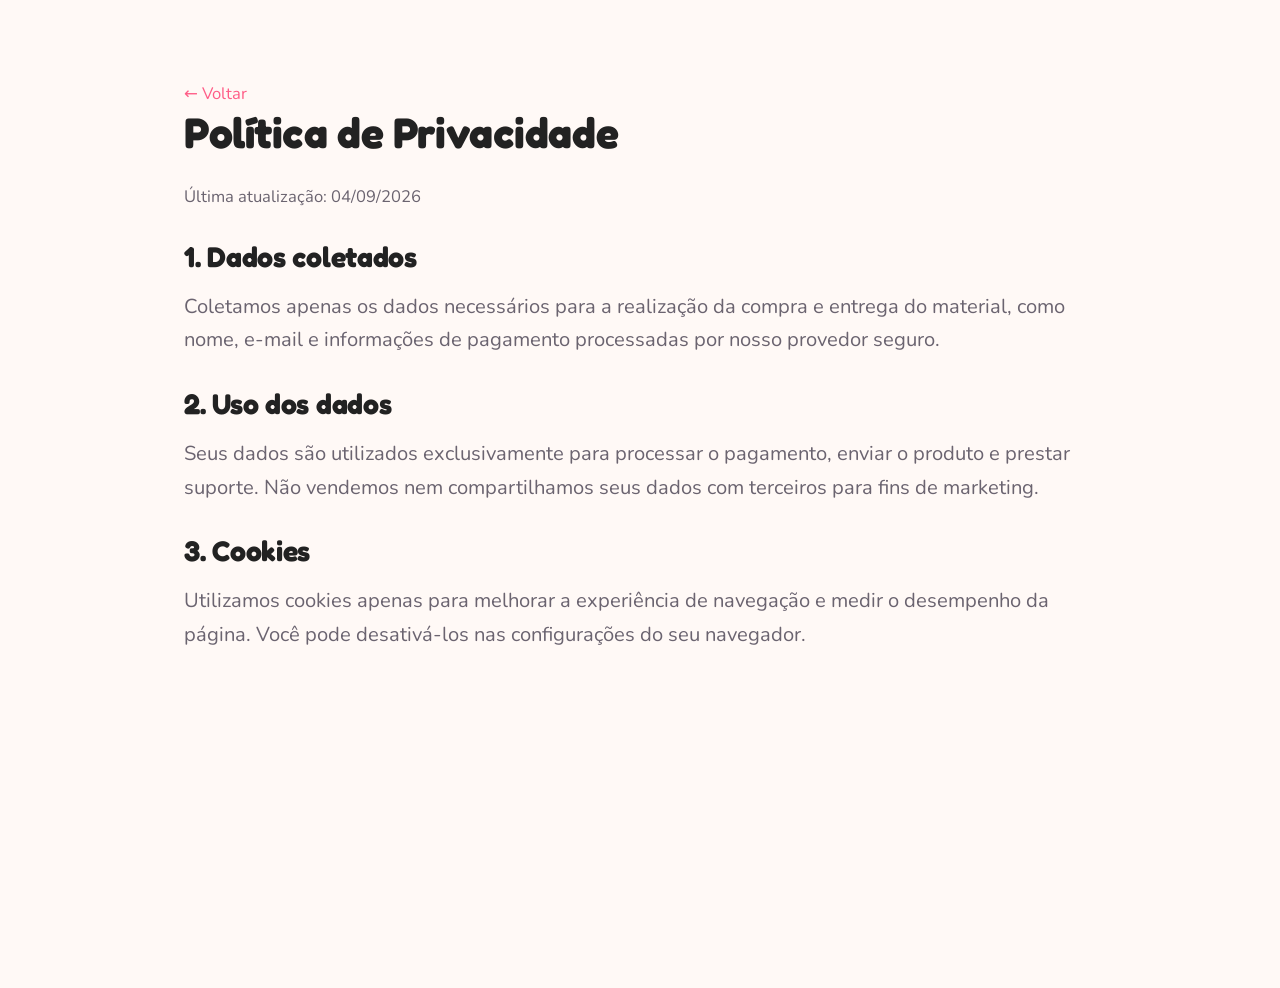
<file: privacidade.html>
<!DOCTYPE html><html lang="pt-BR"><head><meta charSet="utf-8"/><meta name="viewport" content="width=device-width, initial-scale=1"/><link rel="stylesheet" href="./assets/styles.css" data-precedence="default"/><link rel="stylesheet" href="https://fonts.googleapis.com/css2?family=Fredoka:wght@600;700&amp;family=Nunito:wght@400;600;700;800&amp;display=swap" media="all" data-precedence="default"/><script src="https://cdn.utmify.com.br/scripts/pixel/pixel.js" async="" defer=""></script><script src="https://cdn.utmify.com.br/scripts/utms/latest.js" async="" defer="" data-utmify-prevent-xcod-sck="" data-utmify-prevent-subids=""></script><title>Política de Privacidade — Projeto Kids</title><meta name="author" content="Lovable"/><meta property="og:title" content="material pedagógico"/><meta property="og:description" content="Focado no desenvolvimento da consciência fonêmica e na prática de decodificação, ajudando a criança a relacionar letras e sons de maneira estruturada"/><meta property="og:type" content="website"/><meta name="twitter:card" content="summary"/><meta name="twitter:site" content="@Lovable"/><meta name="twitter:title" content="material pedagógico"/><meta name="twitter:description" content="Focado no desenvolvimento da consciência fonêmica e na prática de decodificação, ajudando a criança a relacionar letras e sons de maneira estruturada"/><meta property="og:image" content="https://storage.googleapis.com/gpt-engineer-file-uploads/OagOpjQfNecK4pjutOh8luiEqp12/social-images/social-1779657649271-photo_4945036950628928555_y_(1).webp"/><meta name="twitter:image" content="https://storage.googleapis.com/gpt-engineer-file-uploads/OagOpjQfNecK4pjutOh8luiEqp12/social-images/social-1779657649271-photo_4945036950628928555_y_(1).webp"/><meta name="description" content="Política de privacidade do material Alfabetização Divertida."/><link rel="preconnect" href="https://fonts.googleapis.com"/><link rel="preconnect" href="https://fonts.gstatic.com" crossorigin="anonymous"/><link rel="dns-prefetch" href="https://fonts.googleapis.com"/><link rel="dns-prefetch" href="https://fonts.gstatic.com"/><link rel="dns-prefetch" href="https://ggcheckout.app"/><link rel="dns-prefetch" href="https://cdn.utmify.com.br"/><script>window.pixelId = "6a6f561e88869ed44190d594";</script></head><body><!--$--><main class="min-h-screen bg-background px-6 py-16 text-foreground"><article class="mx-auto max-w-3xl space-y-6"><a href="index.html" class="text-sm text-primary hover:underline">← Voltar</a><h1 class="text-4xl font-bold">Política de Privacidade</h1><p class="text-sm text-muted-foreground">Última atualização: <!-- -->04/09/2026</p><section class="space-y-3"><h2 class="text-2xl font-bold">1. Dados coletados</h2><p class="text-muted-foreground">Coletamos apenas os dados necessários para a realização da compra e entrega do material, como nome, e-mail e informações de pagamento processadas por nosso provedor seguro.</p></section><section class="space-y-3"><h2 class="text-2xl font-bold">2. Uso dos dados</h2><p class="text-muted-foreground">Seus dados são utilizados exclusivamente para processar o pagamento, enviar o produto e prestar suporte. Não vendemos nem compartilhamos seus dados com terceiros para fins de marketing.</p></section><section class="space-y-3"><h2 class="text-2xl font-bold">3. Cookies</h2><p class="text-muted-foreground">Utilizamos cookies apenas para melhorar a experiência de navegação e medir o desempenho da página. Você pode desativá-los nas configurações do seu navegador.</p></section><section class="space-y-3"><h2 class="text-2xl font-bold">4. Seus direitos (LGPD)</h2><p class="text-muted-foreground">Você pode solicitar a qualquer momento o acesso, correção ou exclusão dos seus dados pessoais entrando em contato com nosso suporte.</p></section><section class="space-y-3"><h2 class="text-2xl font-bold">5. Contato</h2><p class="text-muted-foreground">Para dúvidas sobre privacidade, entre em contato pelo e-mail de suporte informado na compra.</p></section></article></main></body></html>
</file>
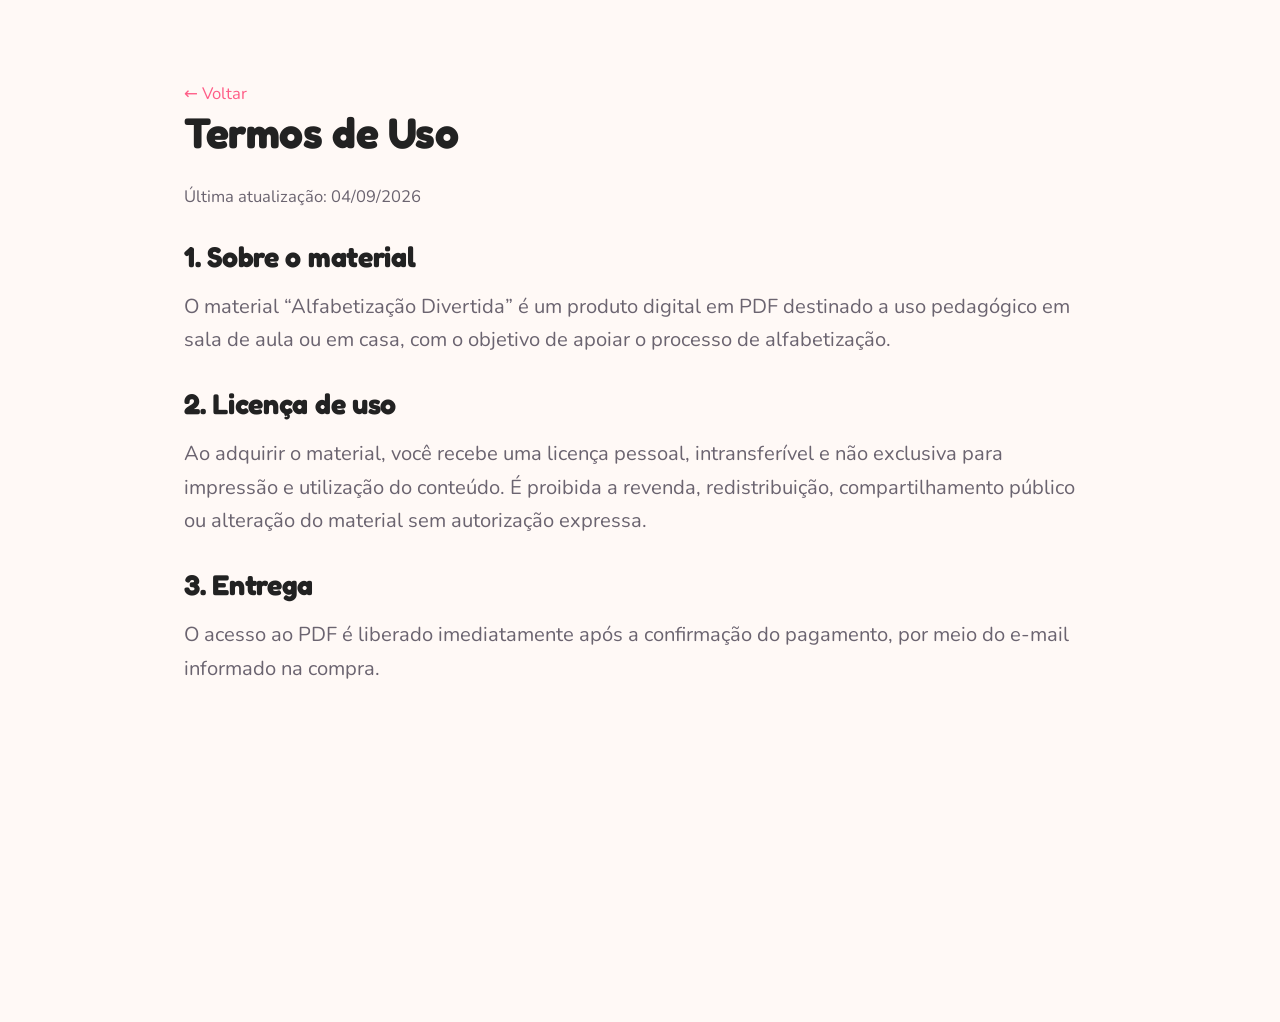
<file: termos.html>
<!DOCTYPE html><html lang="pt-BR"><head><meta charSet="utf-8"/><meta name="viewport" content="width=device-width, initial-scale=1"/><link rel="stylesheet" href="./assets/styles.css" data-precedence="default"/><link rel="stylesheet" href="https://fonts.googleapis.com/css2?family=Fredoka:wght@600;700&amp;family=Nunito:wght@400;600;700;800&amp;display=swap" media="all" data-precedence="default"/><script src="https://cdn.utmify.com.br/scripts/pixel/pixel.js" async="" defer=""></script><script src="https://cdn.utmify.com.br/scripts/utms/latest.js" async="" defer="" data-utmify-prevent-xcod-sck="" data-utmify-prevent-subids=""></script><title>Termos de Uso — Projeto Kids</title><meta name="author" content="Lovable"/><meta property="og:title" content="material pedagógico"/><meta property="og:description" content="Focado no desenvolvimento da consciência fonêmica e na prática de decodificação, ajudando a criança a relacionar letras e sons de maneira estruturada"/><meta property="og:type" content="website"/><meta name="twitter:card" content="summary"/><meta name="twitter:site" content="@Lovable"/><meta name="twitter:title" content="material pedagógico"/><meta name="twitter:description" content="Focado no desenvolvimento da consciência fonêmica e na prática de decodificação, ajudando a criança a relacionar letras e sons de maneira estruturada"/><meta property="og:image" content="https://storage.googleapis.com/gpt-engineer-file-uploads/OagOpjQfNecK4pjutOh8luiEqp12/social-images/social-1779657649271-photo_4945036950628928555_y_(1).webp"/><meta name="twitter:image" content="https://storage.googleapis.com/gpt-engineer-file-uploads/OagOpjQfNecK4pjutOh8luiEqp12/social-images/social-1779657649271-photo_4945036950628928555_y_(1).webp"/><meta name="description" content="Termos de uso do material Alfabetização Divertida."/><link rel="preconnect" href="https://fonts.googleapis.com"/><link rel="preconnect" href="https://fonts.gstatic.com" crossorigin="anonymous"/><link rel="dns-prefetch" href="https://fonts.googleapis.com"/><link rel="dns-prefetch" href="https://fonts.gstatic.com"/><link rel="dns-prefetch" href="https://ggcheckout.app"/><link rel="dns-prefetch" href="https://cdn.utmify.com.br"/><script>window.pixelId = "6a6f561e88869ed44190d594";</script></head><body><!--$--><main class="min-h-screen bg-background px-6 py-16 text-foreground"><article class="mx-auto max-w-3xl space-y-6"><a href="index.html" class="text-sm text-primary hover:underline">← Voltar</a><h1 class="text-4xl font-bold">Termos de Uso</h1><p class="text-sm text-muted-foreground">Última atualização: <!-- -->04/09/2026</p><section class="space-y-3"><h2 class="text-2xl font-bold">1. Sobre o material</h2><p class="text-muted-foreground">O material “Alfabetização Divertida” é um produto digital em PDF destinado a uso pedagógico em sala de aula ou em casa, com o objetivo de apoiar o processo de alfabetização.</p></section><section class="space-y-3"><h2 class="text-2xl font-bold">2. Licença de uso</h2><p class="text-muted-foreground">Ao adquirir o material, você recebe uma licença pessoal, intransferível e não exclusiva para impressão e utilização do conteúdo. É proibida a revenda, redistribuição, compartilhamento público ou alteração do material sem autorização expressa.</p></section><section class="space-y-3"><h2 class="text-2xl font-bold">3. Entrega</h2><p class="text-muted-foreground">O acesso ao PDF é liberado imediatamente após a confirmação do pagamento, por meio do e-mail informado na compra.</p></section><section class="space-y-3"><h2 class="text-2xl font-bold">4. Reembolso</h2><p class="text-muted-foreground">Conforme o Código de Defesa do Consumidor, o reembolso pode ser solicitado em até 7 dias após a compra, mediante contato com nosso suporte.</p></section><section class="space-y-3"><h2 class="text-2xl font-bold">5. Contato</h2><p class="text-muted-foreground">Em caso de dúvidas, entre em contato pelo e-mail de suporte informado no momento da compra.</p></section></article></main></body></html>
</file>
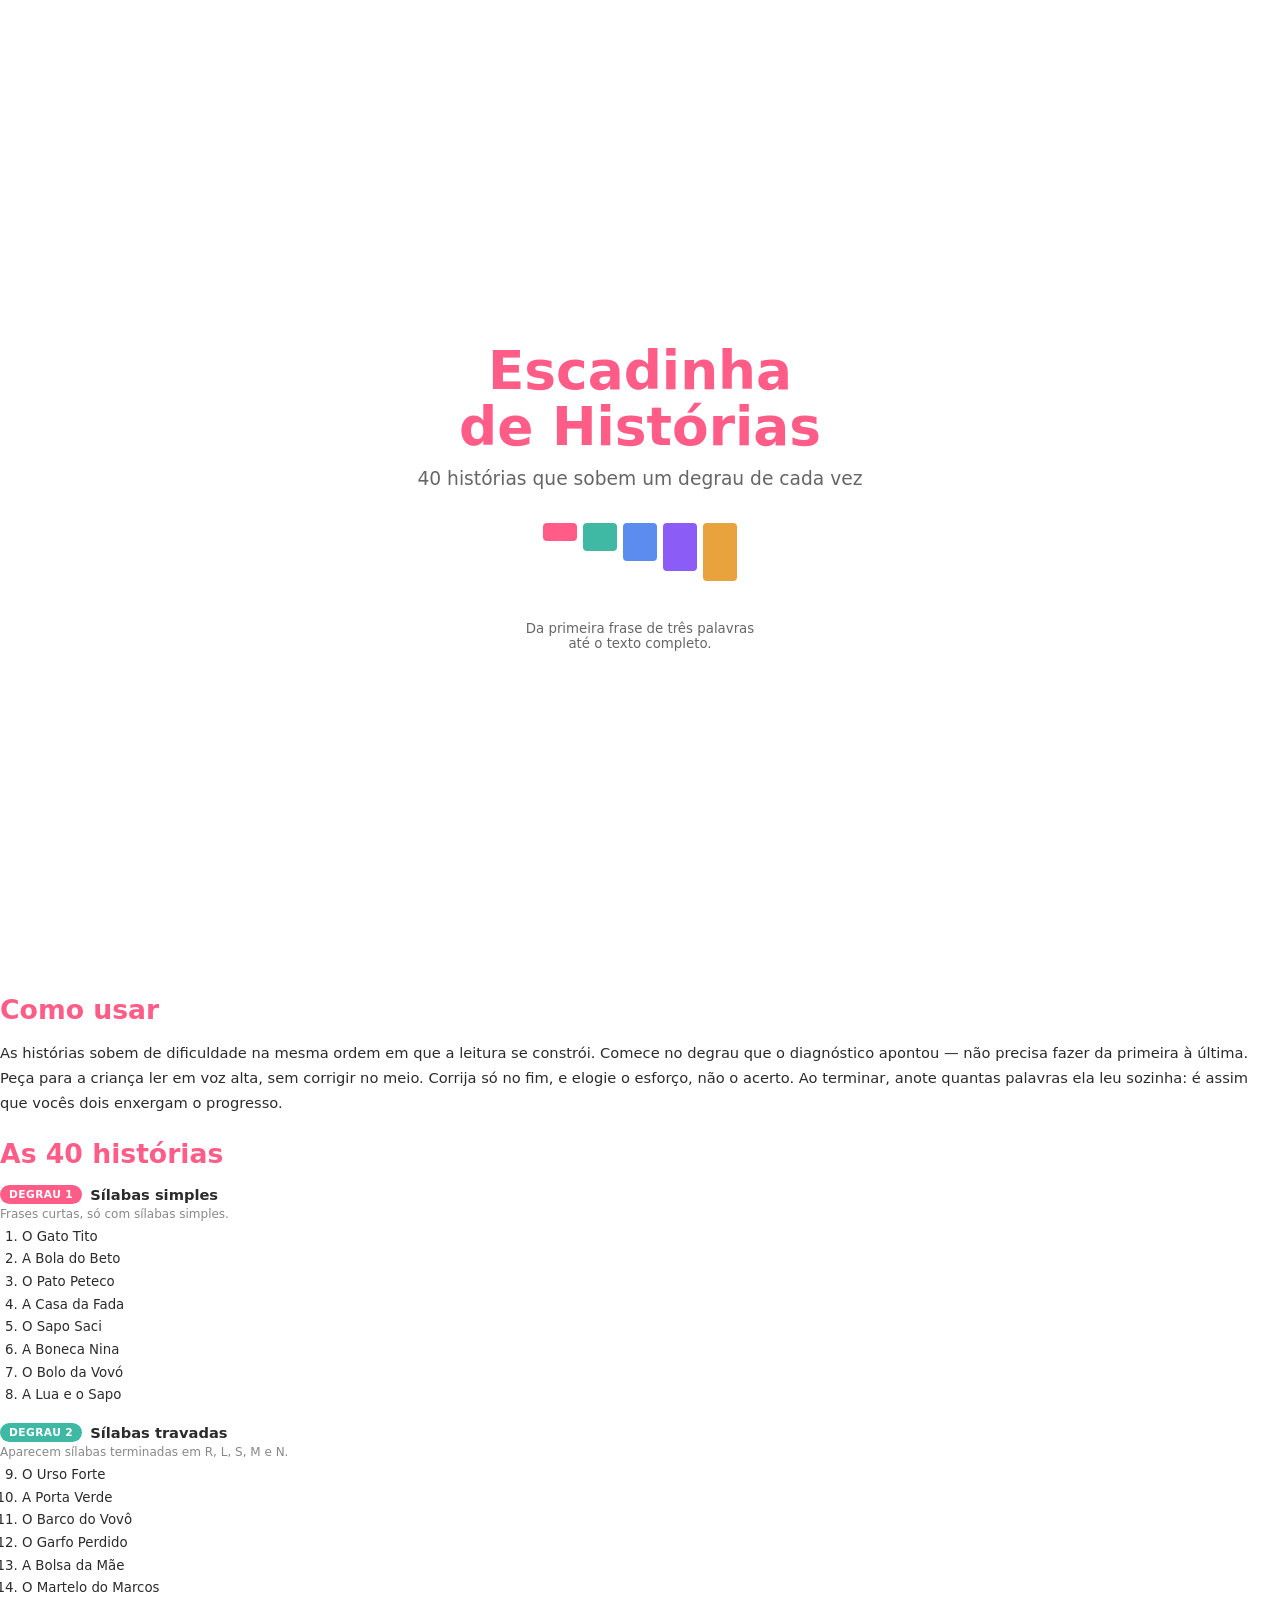
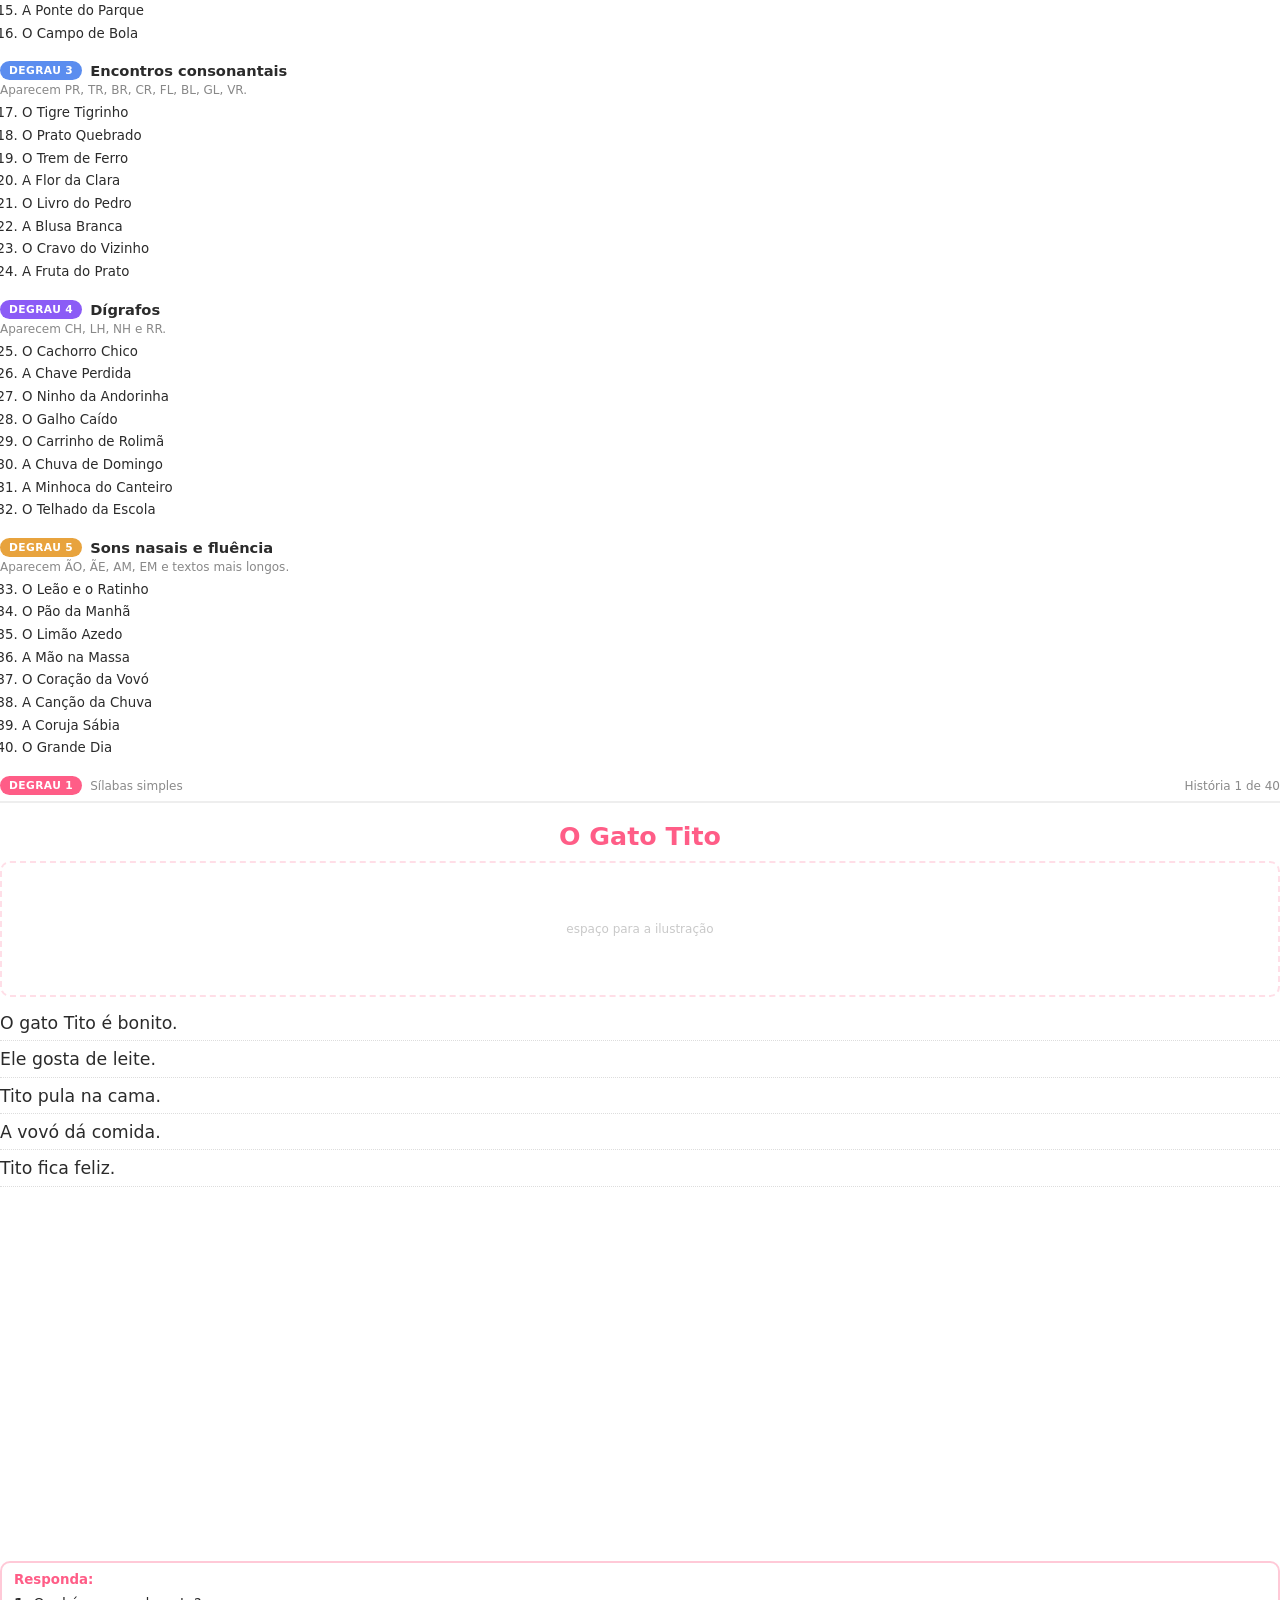
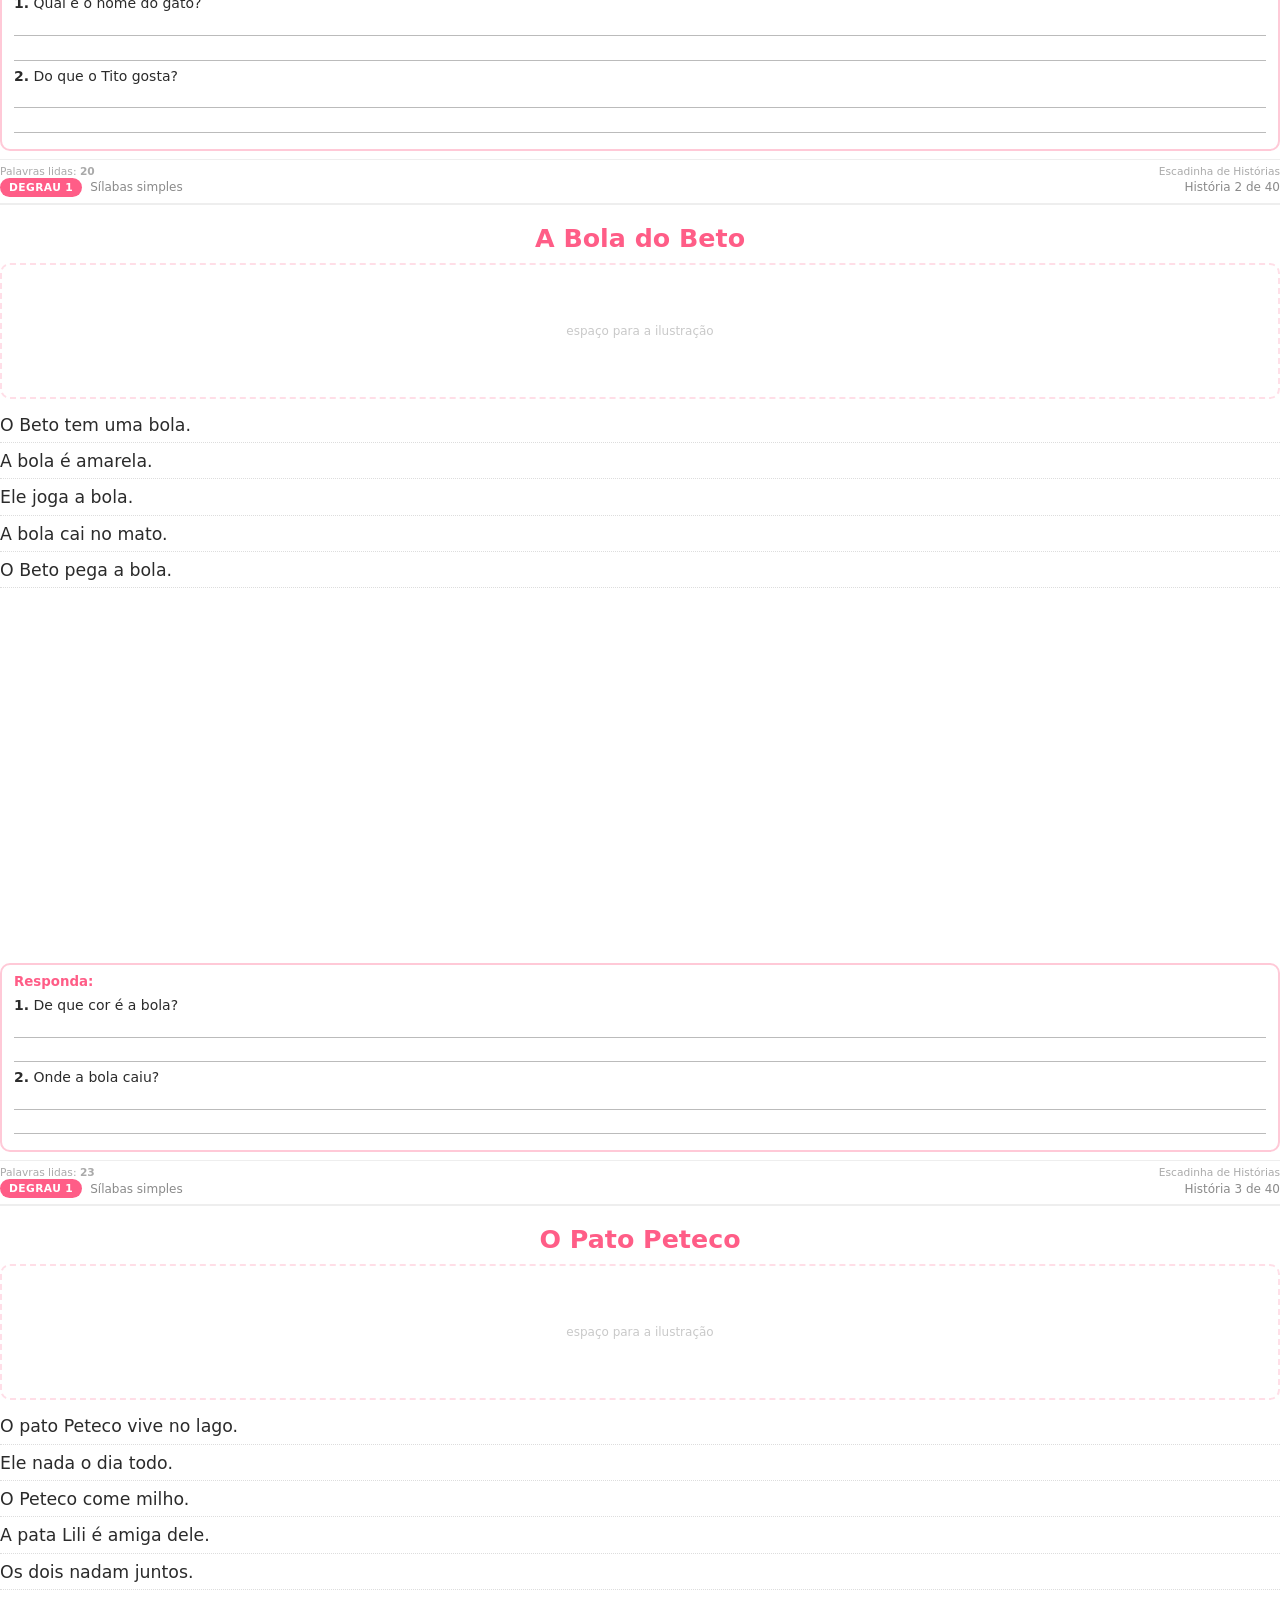
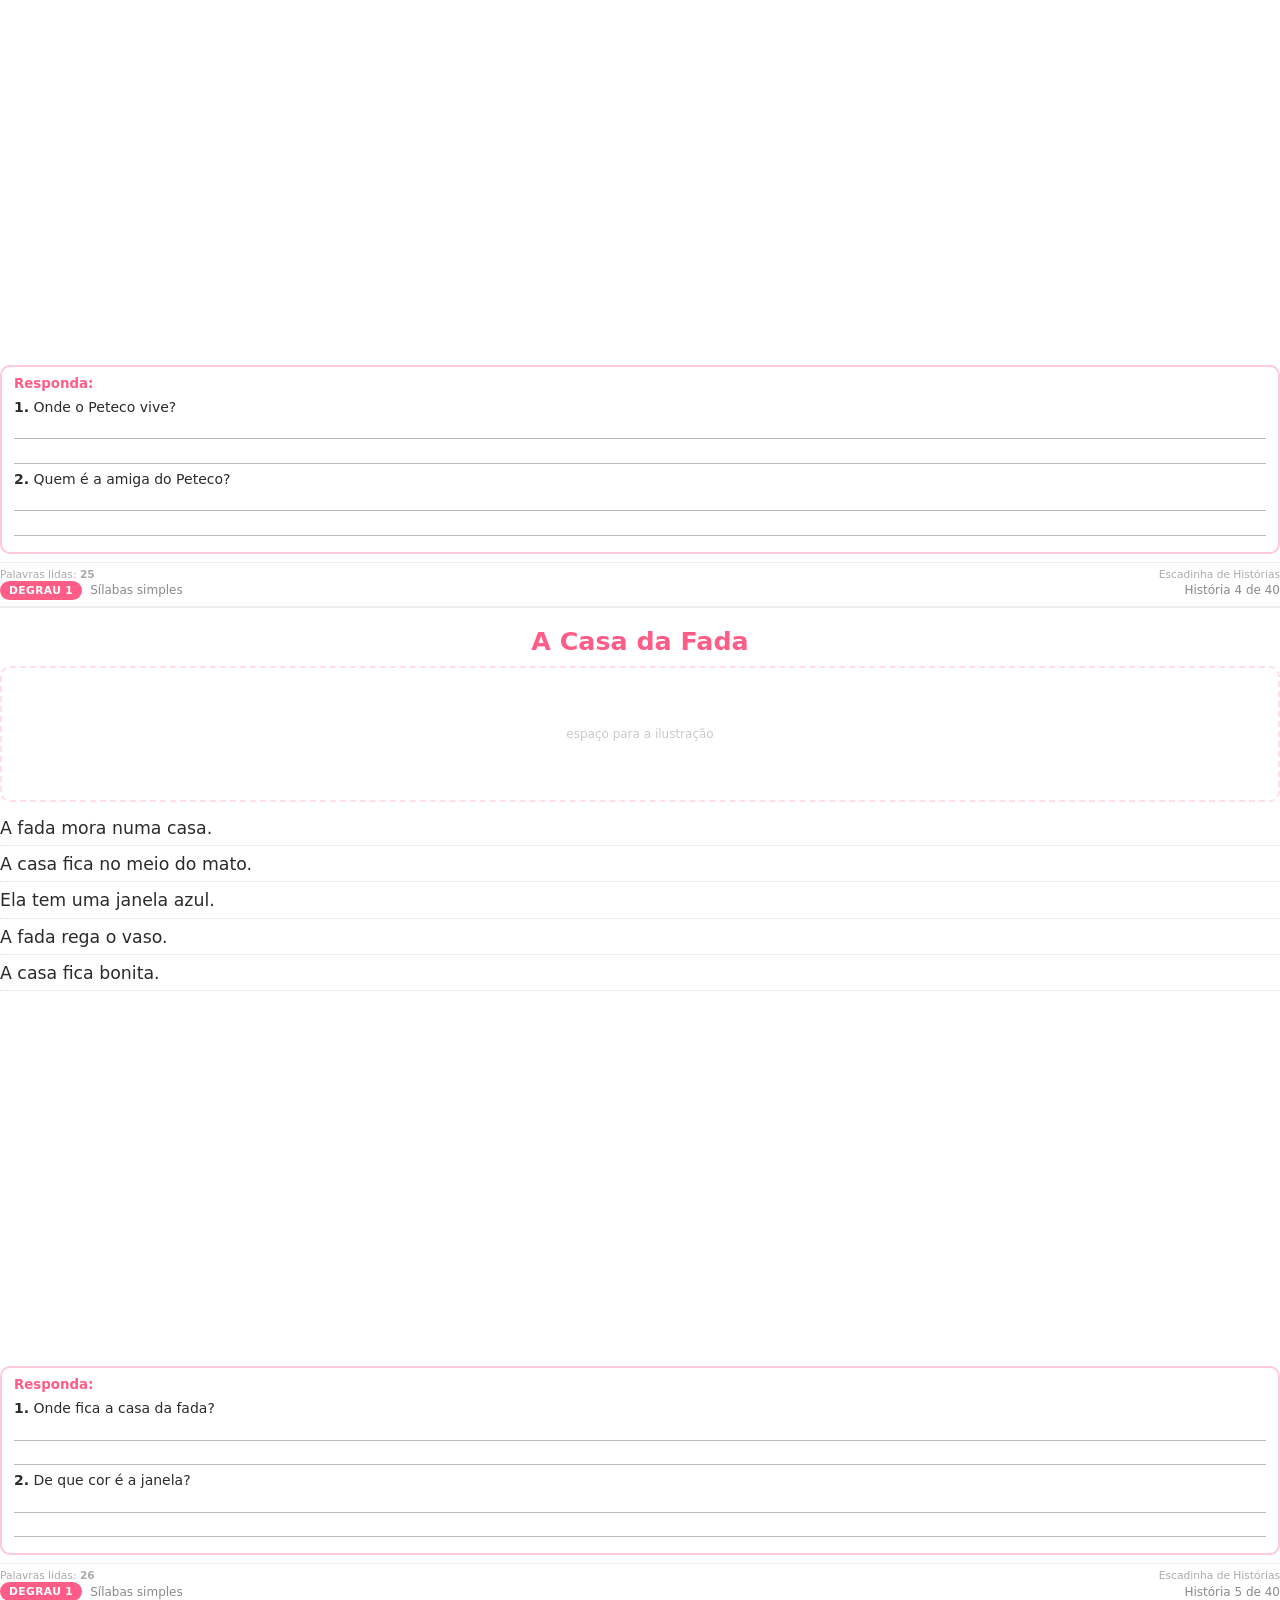
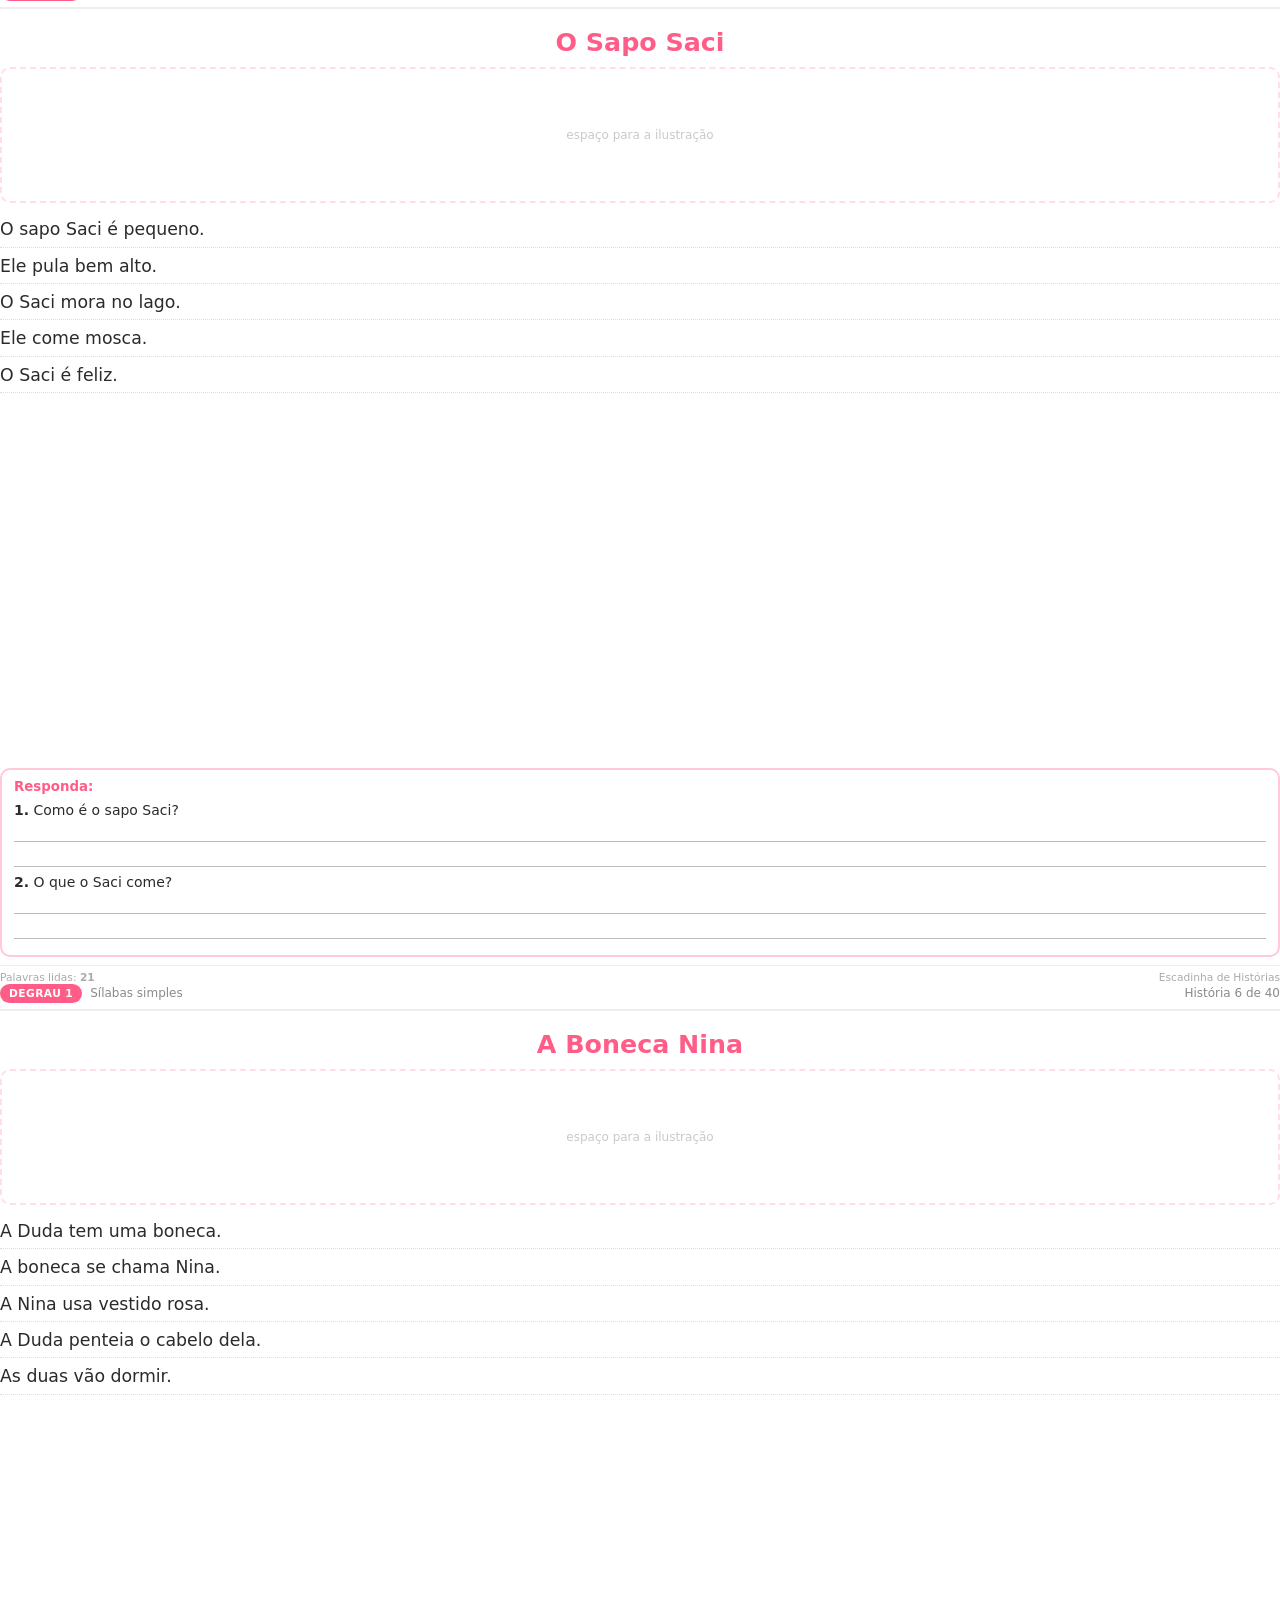
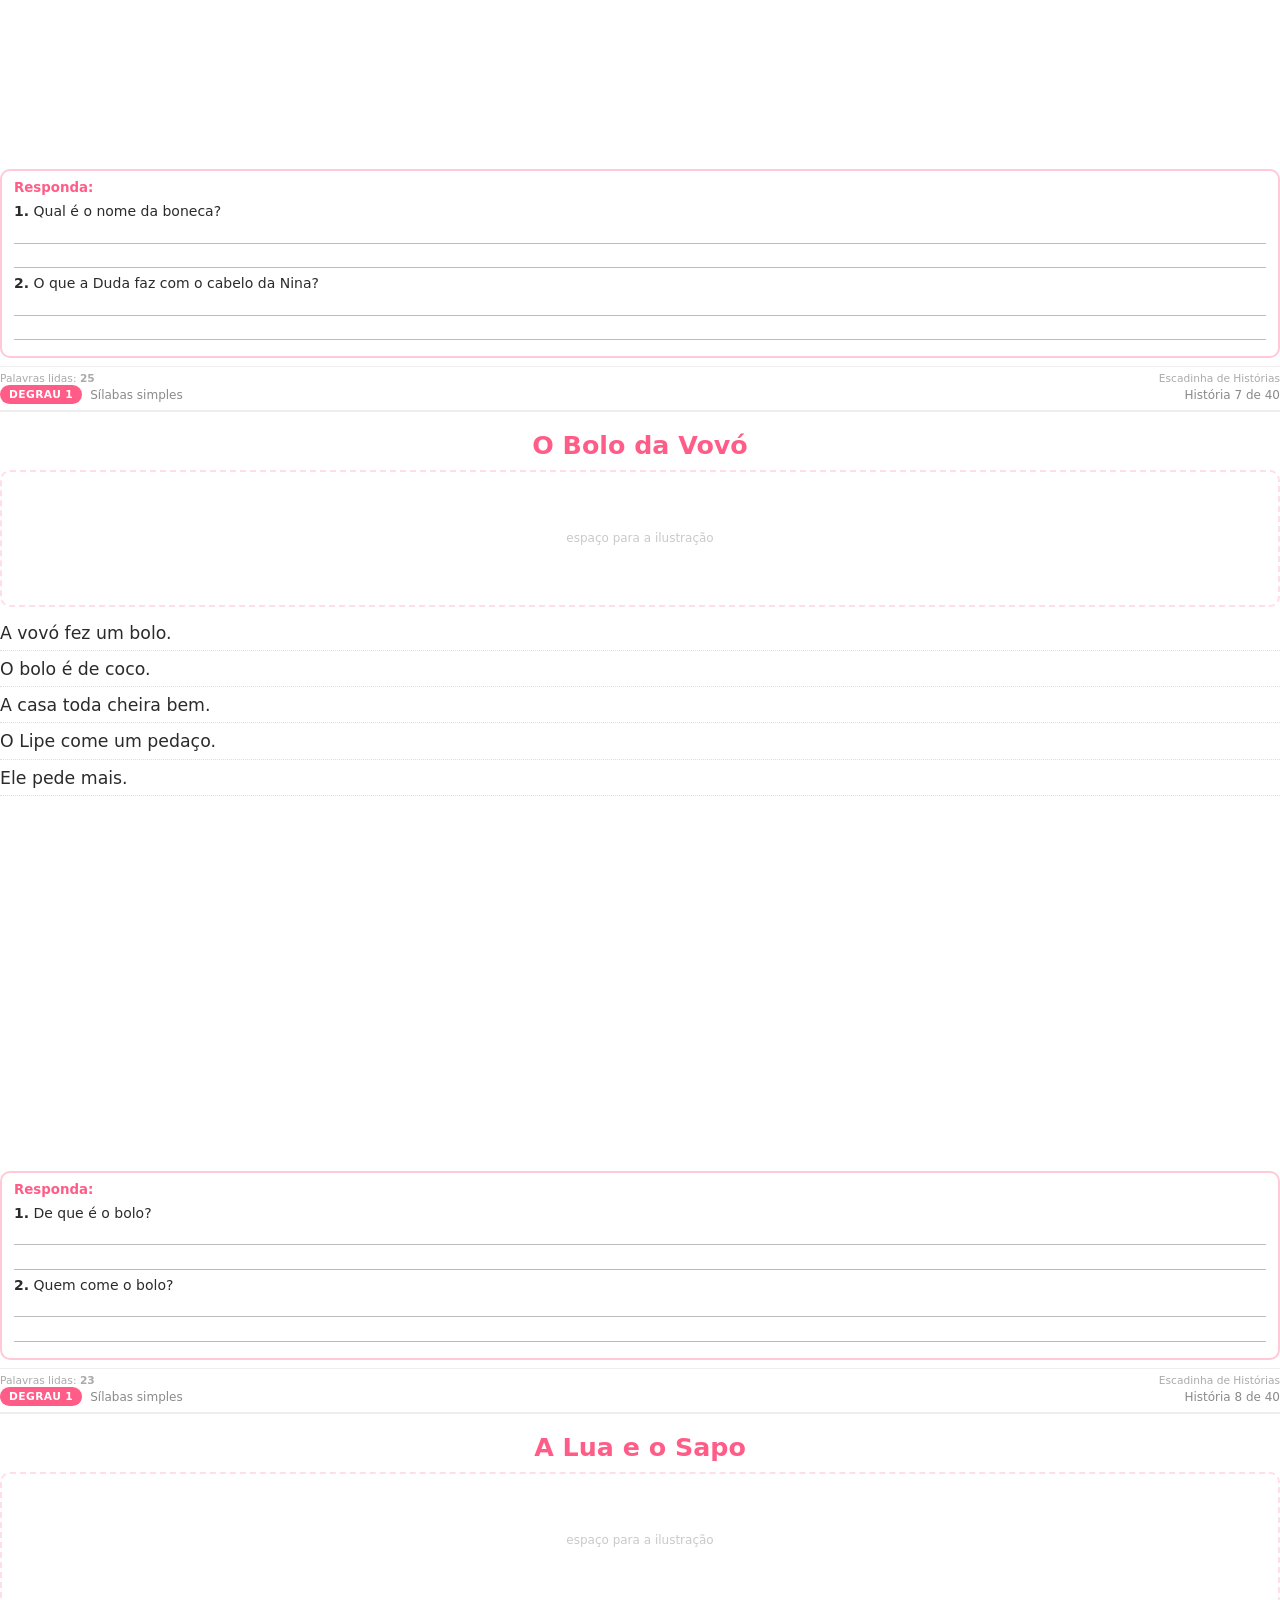
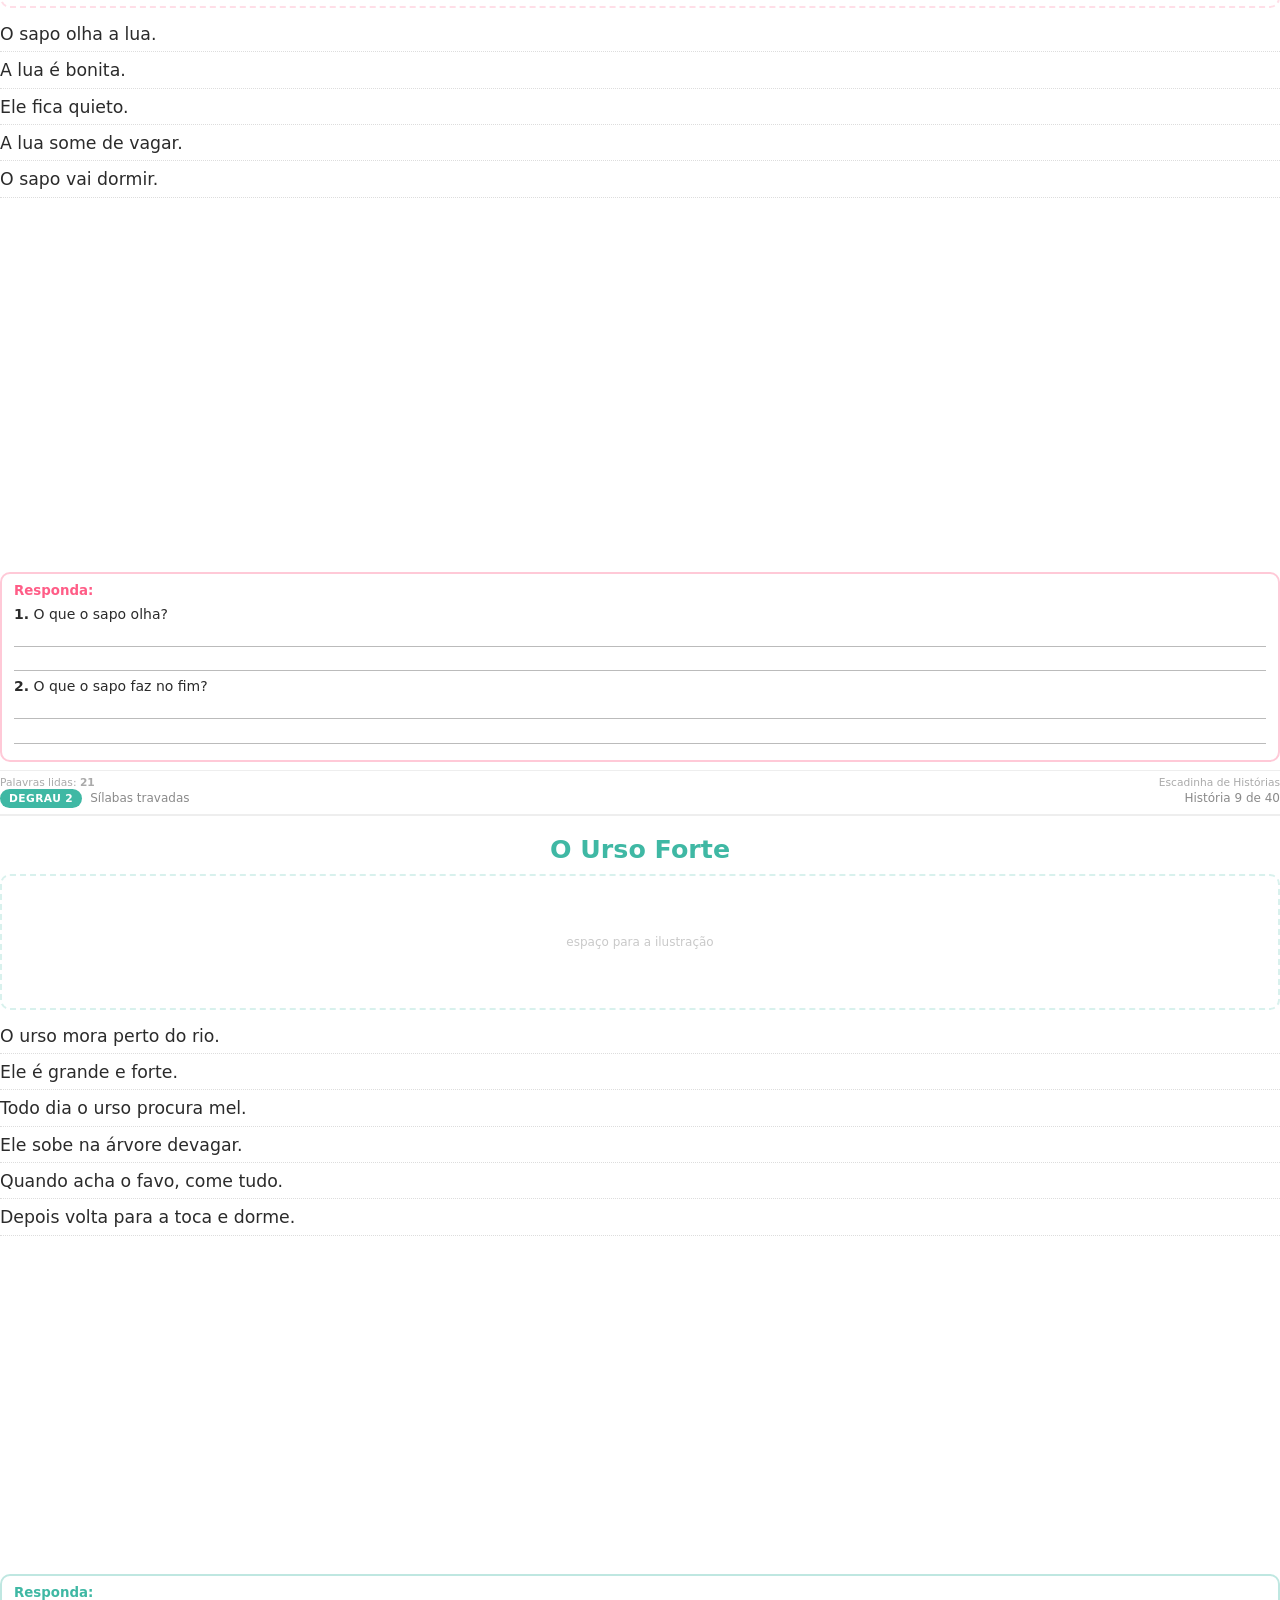
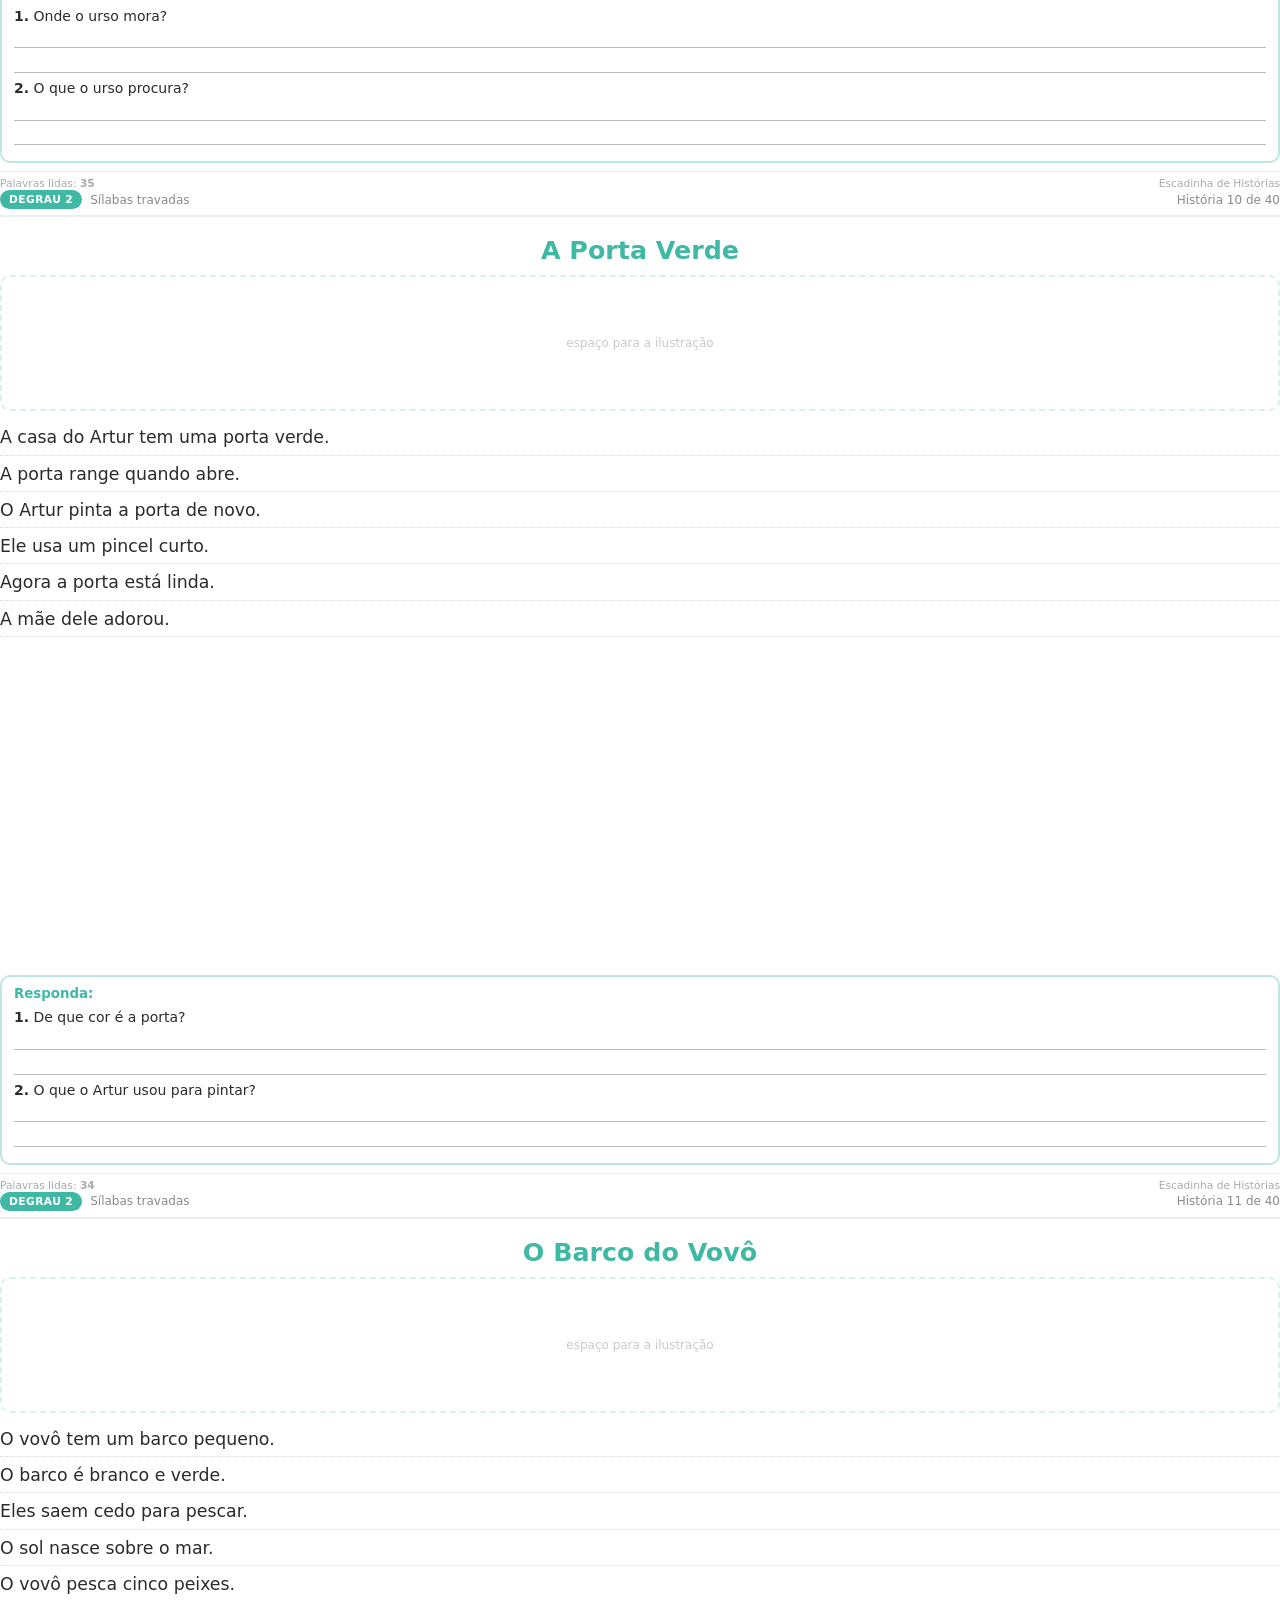
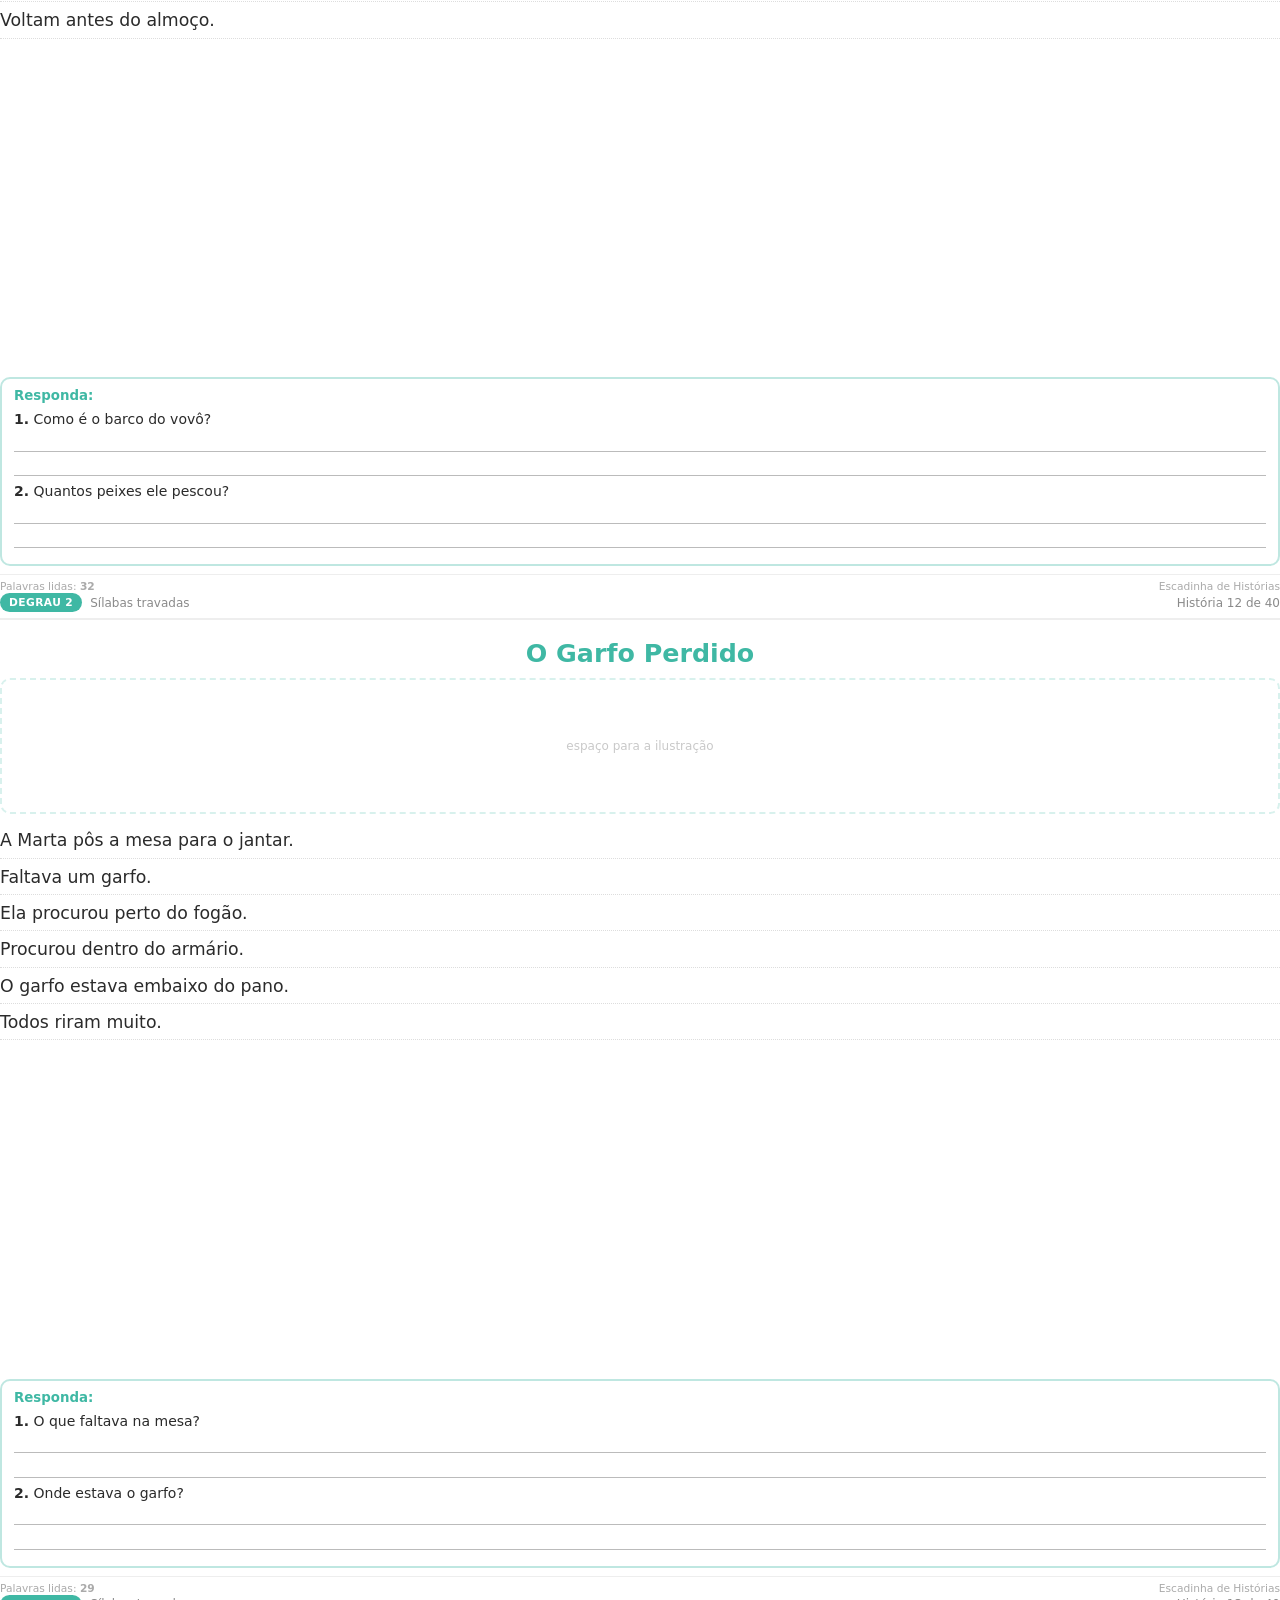
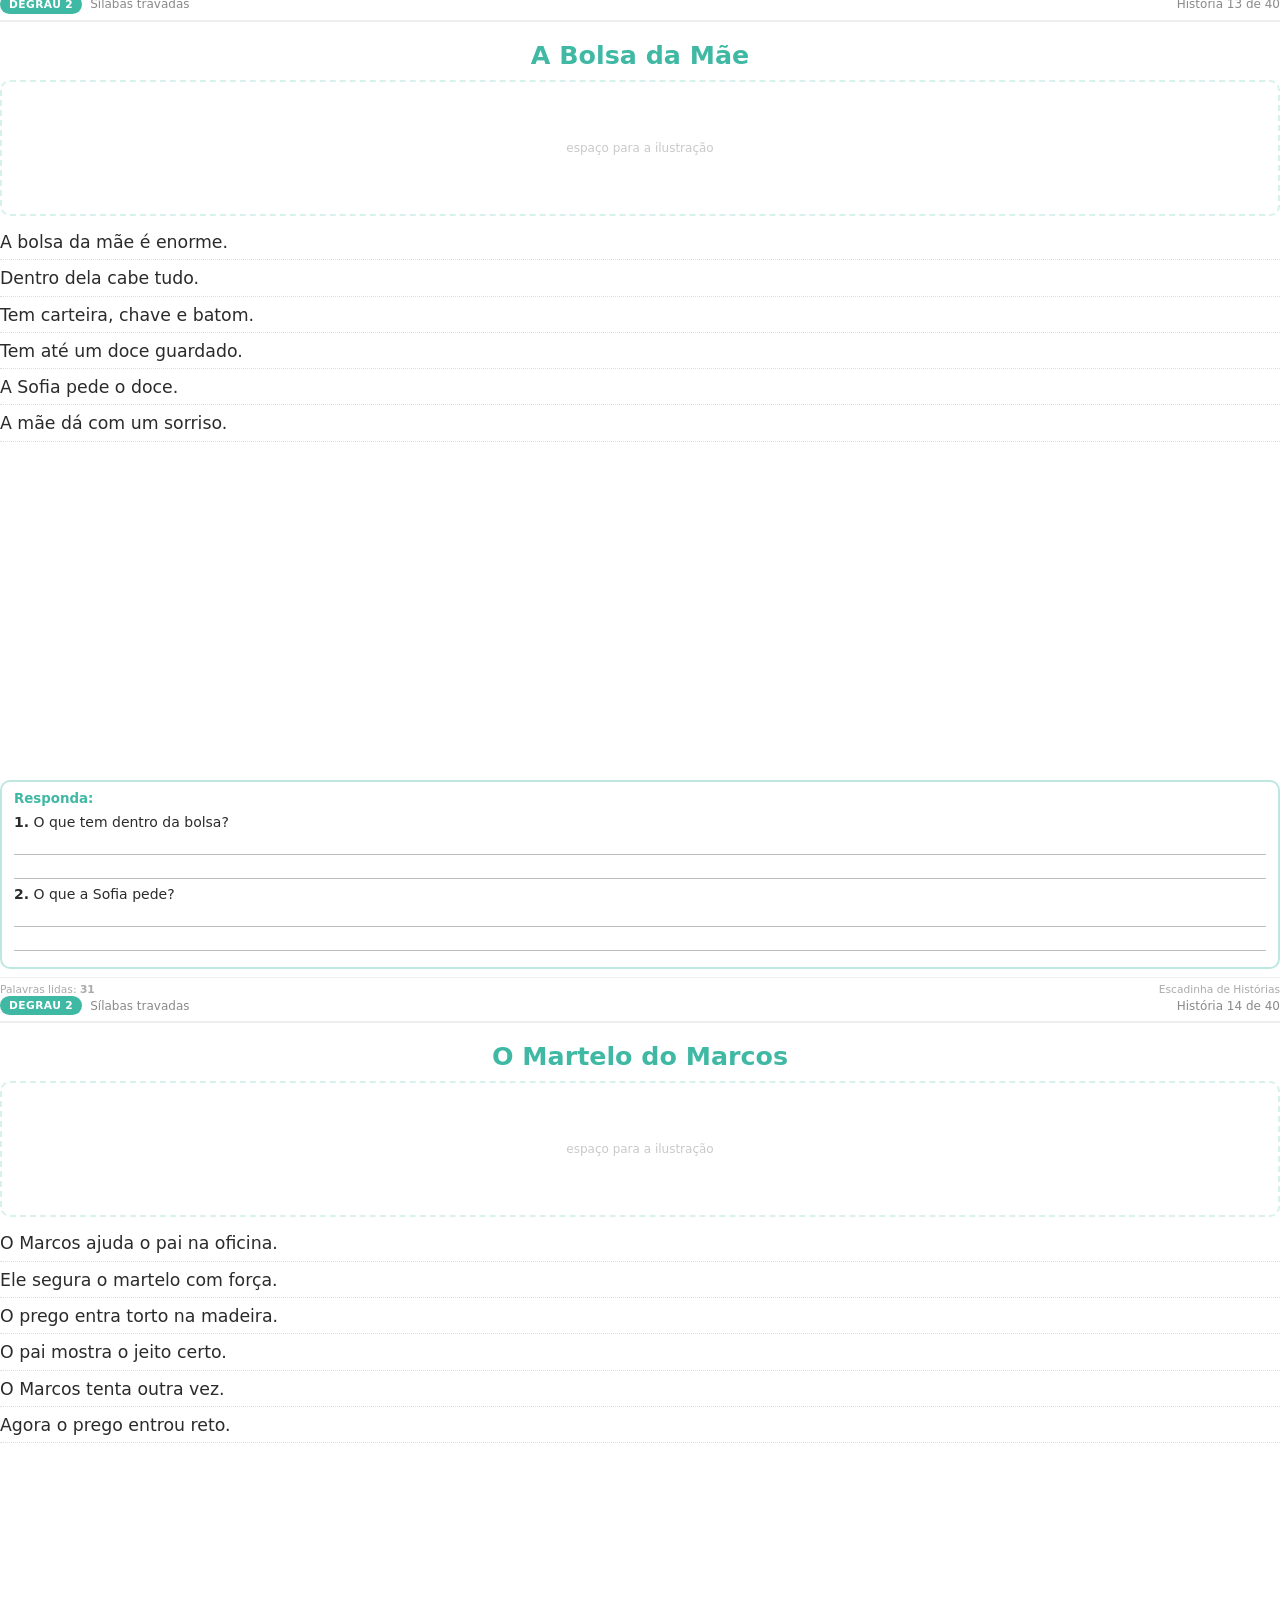
<file: produto/escadinha-de-historias.html>
<!DOCTYPE html>
<html lang="pt-BR"><head><meta charset="utf-8">
<title>Escadinha de Histórias — 40 histórias que sobem um degrau de cada vez</title>
<style>
@page{size:A4 portrait;margin:14mm}
*{box-sizing:border-box;margin:0;padding:0}
body{font-family:"Verdana","DejaVu Sans",sans-serif;color:#2b2b2b;-webkit-print-color-adjust:exact;print-color-adjust:exact}
.pag{page-break-after:always;height:265mm;display:flex;flex-direction:column;overflow:hidden}
.topo{display:flex;align-items:center;gap:8px;border-bottom:2px solid #eee;padding-bottom:6px;margin-bottom:14px;font-size:9pt;color:#8a8a8a}
.selo{color:#fff;font-weight:bold;font-size:8pt;padding:3px 9px;border-radius:20px;letter-spacing:.04em}
.cab{flex:1}
.titulo{font-size:19pt;text-align:center;margin:4px 0 10px}
.ilustra{border:2px dashed;border-radius:10px;height:36mm;display:flex;align-items:center;justify-content:center;color:#c9c9c9;font-size:9pt;margin-bottom:11px;flex:0 0 auto}
.texto{flex:1}
.linha{font-size:13pt;line-height:1.75;margin-bottom:3px;border-bottom:1px dotted #ddd;padding-bottom:2px}
.bloco-perg{border:2px solid;border-radius:10px;padding:9px 12px;margin-top:10px;flex:0 0 auto}
.rot{font-size:10pt;font-weight:bold;margin-bottom:8px}
.perg{font-size:10.5pt;margin-bottom:7px}
.pauta{display:block;border-bottom:1px solid #bbb;height:6.5mm}
.rodape{display:flex;justify-content:space-between;font-size:8pt;color:#aaa;border-top:1px solid #eee;padding-top:5px;margin-top:8px;flex:0 0 auto}
/* capa e indice */
.capa{page-break-after:always;height:263mm;display:flex;flex-direction:column;align-items:center;justify-content:center;text-align:center}
.capa h1{font-size:40pt;line-height:1.05;color:#FF5D87}
.capa .sub{font-size:14pt;color:#666;margin-top:14px}
.capa .deg{display:flex;gap:6px;margin-top:34px}
.capa .deg i{display:block;width:34px;border-radius:4px;background:#eee}
.idx{page-break-after:always}
.idx h2{font-size:20pt;color:#FF5D87;margin-bottom:16px}
.ig{margin-bottom:16px}
.ig-t{display:flex;align-items:center;gap:8px;font-size:11pt}
.ig-d{font-size:9pt;color:#888;margin:3px 0 5px 0}
.ig ol{margin-left:22px;font-size:10pt;line-height:1.7}
</style></head><body>

<div class="capa">
  <h1>Escadinha<br>de Histórias</h1>
  <p class="sub">40 histórias que sobem um degrau de cada vez</p>
  <div class="deg">
    <i style="background:#FF5D87;height:18px"></i><i style="background:#3FB8A4;height:28px"></i><i style="background:#5B8DEF;height:38px"></i><i style="background:#8B5CF6;height:48px"></i><i style="background:#E8A33D;height:58px"></i>
  </div>
  <p class="sub" style="margin-top:40px;font-size:10pt">Da primeira frase de três palavras<br>até o texto completo.</p>
</div>

<div class="idx">
  <h2>Como usar</h2>
  <p style="font-size:11pt;line-height:1.7">As histórias sobem de dificuldade na mesma ordem em que a leitura se constrói.
  Comece no degrau que o diagnóstico apontou — não precisa fazer da primeira à última.
  Peça para a criança ler em voz alta, sem corrigir no meio. Corrija só no fim, e elogie o esforço, não o acerto.
  Ao terminar, anote quantas palavras ela leu sozinha: é assim que vocês dois enxergam o progresso.</p>
  <h2 style="margin-top:22px">As 40 histórias</h2>
  <div class="ig">
    <div class="ig-t"><span class="selo" style="background:#FF5D87">DEGRAU 1</span> <b>Sílabas simples</b></div>
    <p class="ig-d">Frases curtas, só com sílabas simples.</p>
    <ol start="1"><li>O Gato Tito</li><li>A Bola do Beto</li><li>O Pato Peteco</li><li>A Casa da Fada</li><li>O Sapo Saci</li><li>A Boneca Nina</li><li>O Bolo da Vovó</li><li>A Lua e o Sapo</li></ol>
  </div><div class="ig">
    <div class="ig-t"><span class="selo" style="background:#3FB8A4">DEGRAU 2</span> <b>Sílabas travadas</b></div>
    <p class="ig-d">Aparecem sílabas terminadas em R, L, S, M e N.</p>
    <ol start="9"><li>O Urso Forte</li><li>A Porta Verde</li><li>O Barco do Vovô</li><li>O Garfo Perdido</li><li>A Bolsa da Mãe</li><li>O Martelo do Marcos</li><li>A Ponte do Parque</li><li>O Campo de Bola</li></ol>
  </div><div class="ig">
    <div class="ig-t"><span class="selo" style="background:#5B8DEF">DEGRAU 3</span> <b>Encontros consonantais</b></div>
    <p class="ig-d">Aparecem PR, TR, BR, CR, FL, BL, GL, VR.</p>
    <ol start="17"><li>O Tigre Tigrinho</li><li>O Prato Quebrado</li><li>O Trem de Ferro</li><li>A Flor da Clara</li><li>O Livro do Pedro</li><li>A Blusa Branca</li><li>O Cravo do Vizinho</li><li>A Fruta do Prato</li></ol>
  </div><div class="ig">
    <div class="ig-t"><span class="selo" style="background:#8B5CF6">DEGRAU 4</span> <b>Dígrafos</b></div>
    <p class="ig-d">Aparecem CH, LH, NH e RR.</p>
    <ol start="25"><li>O Cachorro Chico</li><li>A Chave Perdida</li><li>O Ninho da Andorinha</li><li>O Galho Caído</li><li>O Carrinho de Rolimã</li><li>A Chuva de Domingo</li><li>A Minhoca do Canteiro</li><li>O Telhado da Escola</li></ol>
  </div><div class="ig">
    <div class="ig-t"><span class="selo" style="background:#E8A33D">DEGRAU 5</span> <b>Sons nasais e fluência</b></div>
    <p class="ig-d">Aparecem ÃO, ÃE, AM, EM e textos mais longos.</p>
    <ol start="33"><li>O Leão e o Ratinho</li><li>O Pão da Manhã</li><li>O Limão Azedo</li><li>A Mão na Massa</li><li>O Coração da Vovó</li><li>A Canção da Chuva</li><li>A Coruja Sábia</li><li>O Grande Dia</li></ol>
  </div>
</div>


  <section class="pag">
    <header class="topo">
      <span class="selo" style="background:#FF5D87">DEGRAU 1</span>
      <span class="cab">Sílabas simples</span>
      <span class="num">História 1 de 40</span>
    </header>
    <h2 class="titulo" style="color:#FF5D87">O Gato Tito</h2>
    <div class="ilustra" style="border-color:#FF5D8733">
      <span>espaço para a ilustração</span>
    </div>
    <div class="texto"><p class="linha">O gato Tito é bonito.</p><p class="linha">Ele gosta de leite.</p><p class="linha">Tito pula na cama.</p><p class="linha">A vovó dá comida.</p><p class="linha">Tito fica feliz.</p></div>
    <div class="bloco-perg" style="border-color:#FF5D8755">
      <p class="rot" style="color:#FF5D87">Responda:</p>
      <div class="perg"><b>1.</b> Qual é o nome do gato?<span class="pauta"></span><span class="pauta"></span></div><div class="perg"><b>2.</b> Do que o Tito gosta?<span class="pauta"></span><span class="pauta"></span></div>
    </div>
    <footer class="rodape">
      <span>Palavras lidas: <b>20</b></span>
      <span>Escadinha de Histórias</span>
    </footer>
  </section>
  <section class="pag">
    <header class="topo">
      <span class="selo" style="background:#FF5D87">DEGRAU 1</span>
      <span class="cab">Sílabas simples</span>
      <span class="num">História 2 de 40</span>
    </header>
    <h2 class="titulo" style="color:#FF5D87">A Bola do Beto</h2>
    <div class="ilustra" style="border-color:#FF5D8733">
      <span>espaço para a ilustração</span>
    </div>
    <div class="texto"><p class="linha">O Beto tem uma bola.</p><p class="linha">A bola é amarela.</p><p class="linha">Ele joga a bola.</p><p class="linha">A bola cai no mato.</p><p class="linha">O Beto pega a bola.</p></div>
    <div class="bloco-perg" style="border-color:#FF5D8755">
      <p class="rot" style="color:#FF5D87">Responda:</p>
      <div class="perg"><b>1.</b> De que cor é a bola?<span class="pauta"></span><span class="pauta"></span></div><div class="perg"><b>2.</b> Onde a bola caiu?<span class="pauta"></span><span class="pauta"></span></div>
    </div>
    <footer class="rodape">
      <span>Palavras lidas: <b>23</b></span>
      <span>Escadinha de Histórias</span>
    </footer>
  </section>
  <section class="pag">
    <header class="topo">
      <span class="selo" style="background:#FF5D87">DEGRAU 1</span>
      <span class="cab">Sílabas simples</span>
      <span class="num">História 3 de 40</span>
    </header>
    <h2 class="titulo" style="color:#FF5D87">O Pato Peteco</h2>
    <div class="ilustra" style="border-color:#FF5D8733">
      <span>espaço para a ilustração</span>
    </div>
    <div class="texto"><p class="linha">O pato Peteco vive no lago.</p><p class="linha">Ele nada o dia todo.</p><p class="linha">O Peteco come milho.</p><p class="linha">A pata Lili é amiga dele.</p><p class="linha">Os dois nadam juntos.</p></div>
    <div class="bloco-perg" style="border-color:#FF5D8755">
      <p class="rot" style="color:#FF5D87">Responda:</p>
      <div class="perg"><b>1.</b> Onde o Peteco vive?<span class="pauta"></span><span class="pauta"></span></div><div class="perg"><b>2.</b> Quem é a amiga do Peteco?<span class="pauta"></span><span class="pauta"></span></div>
    </div>
    <footer class="rodape">
      <span>Palavras lidas: <b>25</b></span>
      <span>Escadinha de Histórias</span>
    </footer>
  </section>
  <section class="pag">
    <header class="topo">
      <span class="selo" style="background:#FF5D87">DEGRAU 1</span>
      <span class="cab">Sílabas simples</span>
      <span class="num">História 4 de 40</span>
    </header>
    <h2 class="titulo" style="color:#FF5D87">A Casa da Fada</h2>
    <div class="ilustra" style="border-color:#FF5D8733">
      <span>espaço para a ilustração</span>
    </div>
    <div class="texto"><p class="linha">A fada mora numa casa.</p><p class="linha">A casa fica no meio do mato.</p><p class="linha">Ela tem uma janela azul.</p><p class="linha">A fada rega o vaso.</p><p class="linha">A casa fica bonita.</p></div>
    <div class="bloco-perg" style="border-color:#FF5D8755">
      <p class="rot" style="color:#FF5D87">Responda:</p>
      <div class="perg"><b>1.</b> Onde fica a casa da fada?<span class="pauta"></span><span class="pauta"></span></div><div class="perg"><b>2.</b> De que cor é a janela?<span class="pauta"></span><span class="pauta"></span></div>
    </div>
    <footer class="rodape">
      <span>Palavras lidas: <b>26</b></span>
      <span>Escadinha de Histórias</span>
    </footer>
  </section>
  <section class="pag">
    <header class="topo">
      <span class="selo" style="background:#FF5D87">DEGRAU 1</span>
      <span class="cab">Sílabas simples</span>
      <span class="num">História 5 de 40</span>
    </header>
    <h2 class="titulo" style="color:#FF5D87">O Sapo Saci</h2>
    <div class="ilustra" style="border-color:#FF5D8733">
      <span>espaço para a ilustração</span>
    </div>
    <div class="texto"><p class="linha">O sapo Saci é pequeno.</p><p class="linha">Ele pula bem alto.</p><p class="linha">O Saci mora no lago.</p><p class="linha">Ele come mosca.</p><p class="linha">O Saci é feliz.</p></div>
    <div class="bloco-perg" style="border-color:#FF5D8755">
      <p class="rot" style="color:#FF5D87">Responda:</p>
      <div class="perg"><b>1.</b> Como é o sapo Saci?<span class="pauta"></span><span class="pauta"></span></div><div class="perg"><b>2.</b> O que o Saci come?<span class="pauta"></span><span class="pauta"></span></div>
    </div>
    <footer class="rodape">
      <span>Palavras lidas: <b>21</b></span>
      <span>Escadinha de Histórias</span>
    </footer>
  </section>
  <section class="pag">
    <header class="topo">
      <span class="selo" style="background:#FF5D87">DEGRAU 1</span>
      <span class="cab">Sílabas simples</span>
      <span class="num">História 6 de 40</span>
    </header>
    <h2 class="titulo" style="color:#FF5D87">A Boneca Nina</h2>
    <div class="ilustra" style="border-color:#FF5D8733">
      <span>espaço para a ilustração</span>
    </div>
    <div class="texto"><p class="linha">A Duda tem uma boneca.</p><p class="linha">A boneca se chama Nina.</p><p class="linha">A Nina usa vestido rosa.</p><p class="linha">A Duda penteia o cabelo dela.</p><p class="linha">As duas vão dormir.</p></div>
    <div class="bloco-perg" style="border-color:#FF5D8755">
      <p class="rot" style="color:#FF5D87">Responda:</p>
      <div class="perg"><b>1.</b> Qual é o nome da boneca?<span class="pauta"></span><span class="pauta"></span></div><div class="perg"><b>2.</b> O que a Duda faz com o cabelo da Nina?<span class="pauta"></span><span class="pauta"></span></div>
    </div>
    <footer class="rodape">
      <span>Palavras lidas: <b>25</b></span>
      <span>Escadinha de Histórias</span>
    </footer>
  </section>
  <section class="pag">
    <header class="topo">
      <span class="selo" style="background:#FF5D87">DEGRAU 1</span>
      <span class="cab">Sílabas simples</span>
      <span class="num">História 7 de 40</span>
    </header>
    <h2 class="titulo" style="color:#FF5D87">O Bolo da Vovó</h2>
    <div class="ilustra" style="border-color:#FF5D8733">
      <span>espaço para a ilustração</span>
    </div>
    <div class="texto"><p class="linha">A vovó fez um bolo.</p><p class="linha">O bolo é de coco.</p><p class="linha">A casa toda cheira bem.</p><p class="linha">O Lipe come um pedaço.</p><p class="linha">Ele pede mais.</p></div>
    <div class="bloco-perg" style="border-color:#FF5D8755">
      <p class="rot" style="color:#FF5D87">Responda:</p>
      <div class="perg"><b>1.</b> De que é o bolo?<span class="pauta"></span><span class="pauta"></span></div><div class="perg"><b>2.</b> Quem come o bolo?<span class="pauta"></span><span class="pauta"></span></div>
    </div>
    <footer class="rodape">
      <span>Palavras lidas: <b>23</b></span>
      <span>Escadinha de Histórias</span>
    </footer>
  </section>
  <section class="pag">
    <header class="topo">
      <span class="selo" style="background:#FF5D87">DEGRAU 1</span>
      <span class="cab">Sílabas simples</span>
      <span class="num">História 8 de 40</span>
    </header>
    <h2 class="titulo" style="color:#FF5D87">A Lua e o Sapo</h2>
    <div class="ilustra" style="border-color:#FF5D8733">
      <span>espaço para a ilustração</span>
    </div>
    <div class="texto"><p class="linha">O sapo olha a lua.</p><p class="linha">A lua é bonita.</p><p class="linha">Ele fica quieto.</p><p class="linha">A lua some de vagar.</p><p class="linha">O sapo vai dormir.</p></div>
    <div class="bloco-perg" style="border-color:#FF5D8755">
      <p class="rot" style="color:#FF5D87">Responda:</p>
      <div class="perg"><b>1.</b> O que o sapo olha?<span class="pauta"></span><span class="pauta"></span></div><div class="perg"><b>2.</b> O que o sapo faz no fim?<span class="pauta"></span><span class="pauta"></span></div>
    </div>
    <footer class="rodape">
      <span>Palavras lidas: <b>21</b></span>
      <span>Escadinha de Histórias</span>
    </footer>
  </section>
  <section class="pag">
    <header class="topo">
      <span class="selo" style="background:#3FB8A4">DEGRAU 2</span>
      <span class="cab">Sílabas travadas</span>
      <span class="num">História 9 de 40</span>
    </header>
    <h2 class="titulo" style="color:#3FB8A4">O Urso Forte</h2>
    <div class="ilustra" style="border-color:#3FB8A433">
      <span>espaço para a ilustração</span>
    </div>
    <div class="texto"><p class="linha">O urso mora perto do rio.</p><p class="linha">Ele é grande e forte.</p><p class="linha">Todo dia o urso procura mel.</p><p class="linha">Ele sobe na árvore devagar.</p><p class="linha">Quando acha o favo, come tudo.</p><p class="linha">Depois volta para a toca e dorme.</p></div>
    <div class="bloco-perg" style="border-color:#3FB8A455">
      <p class="rot" style="color:#3FB8A4">Responda:</p>
      <div class="perg"><b>1.</b> Onde o urso mora?<span class="pauta"></span><span class="pauta"></span></div><div class="perg"><b>2.</b> O que o urso procura?<span class="pauta"></span><span class="pauta"></span></div>
    </div>
    <footer class="rodape">
      <span>Palavras lidas: <b>35</b></span>
      <span>Escadinha de Histórias</span>
    </footer>
  </section>
  <section class="pag">
    <header class="topo">
      <span class="selo" style="background:#3FB8A4">DEGRAU 2</span>
      <span class="cab">Sílabas travadas</span>
      <span class="num">História 10 de 40</span>
    </header>
    <h2 class="titulo" style="color:#3FB8A4">A Porta Verde</h2>
    <div class="ilustra" style="border-color:#3FB8A433">
      <span>espaço para a ilustração</span>
    </div>
    <div class="texto"><p class="linha">A casa do Artur tem uma porta verde.</p><p class="linha">A porta range quando abre.</p><p class="linha">O Artur pinta a porta de novo.</p><p class="linha">Ele usa um pincel curto.</p><p class="linha">Agora a porta está linda.</p><p class="linha">A mãe dele adorou.</p></div>
    <div class="bloco-perg" style="border-color:#3FB8A455">
      <p class="rot" style="color:#3FB8A4">Responda:</p>
      <div class="perg"><b>1.</b> De que cor é a porta?<span class="pauta"></span><span class="pauta"></span></div><div class="perg"><b>2.</b> O que o Artur usou para pintar?<span class="pauta"></span><span class="pauta"></span></div>
    </div>
    <footer class="rodape">
      <span>Palavras lidas: <b>34</b></span>
      <span>Escadinha de Histórias</span>
    </footer>
  </section>
  <section class="pag">
    <header class="topo">
      <span class="selo" style="background:#3FB8A4">DEGRAU 2</span>
      <span class="cab">Sílabas travadas</span>
      <span class="num">História 11 de 40</span>
    </header>
    <h2 class="titulo" style="color:#3FB8A4">O Barco do Vovô</h2>
    <div class="ilustra" style="border-color:#3FB8A433">
      <span>espaço para a ilustração</span>
    </div>
    <div class="texto"><p class="linha">O vovô tem um barco pequeno.</p><p class="linha">O barco é branco e verde.</p><p class="linha">Eles saem cedo para pescar.</p><p class="linha">O sol nasce sobre o mar.</p><p class="linha">O vovô pesca cinco peixes.</p><p class="linha">Voltam antes do almoço.</p></div>
    <div class="bloco-perg" style="border-color:#3FB8A455">
      <p class="rot" style="color:#3FB8A4">Responda:</p>
      <div class="perg"><b>1.</b> Como é o barco do vovô?<span class="pauta"></span><span class="pauta"></span></div><div class="perg"><b>2.</b> Quantos peixes ele pescou?<span class="pauta"></span><span class="pauta"></span></div>
    </div>
    <footer class="rodape">
      <span>Palavras lidas: <b>32</b></span>
      <span>Escadinha de Histórias</span>
    </footer>
  </section>
  <section class="pag">
    <header class="topo">
      <span class="selo" style="background:#3FB8A4">DEGRAU 2</span>
      <span class="cab">Sílabas travadas</span>
      <span class="num">História 12 de 40</span>
    </header>
    <h2 class="titulo" style="color:#3FB8A4">O Garfo Perdido</h2>
    <div class="ilustra" style="border-color:#3FB8A433">
      <span>espaço para a ilustração</span>
    </div>
    <div class="texto"><p class="linha">A Marta pôs a mesa para o jantar.</p><p class="linha">Faltava um garfo.</p><p class="linha">Ela procurou perto do fogão.</p><p class="linha">Procurou dentro do armário.</p><p class="linha">O garfo estava embaixo do pano.</p><p class="linha">Todos riram muito.</p></div>
    <div class="bloco-perg" style="border-color:#3FB8A455">
      <p class="rot" style="color:#3FB8A4">Responda:</p>
      <div class="perg"><b>1.</b> O que faltava na mesa?<span class="pauta"></span><span class="pauta"></span></div><div class="perg"><b>2.</b> Onde estava o garfo?<span class="pauta"></span><span class="pauta"></span></div>
    </div>
    <footer class="rodape">
      <span>Palavras lidas: <b>29</b></span>
      <span>Escadinha de Histórias</span>
    </footer>
  </section>
  <section class="pag">
    <header class="topo">
      <span class="selo" style="background:#3FB8A4">DEGRAU 2</span>
      <span class="cab">Sílabas travadas</span>
      <span class="num">História 13 de 40</span>
    </header>
    <h2 class="titulo" style="color:#3FB8A4">A Bolsa da Mãe</h2>
    <div class="ilustra" style="border-color:#3FB8A433">
      <span>espaço para a ilustração</span>
    </div>
    <div class="texto"><p class="linha">A bolsa da mãe é enorme.</p><p class="linha">Dentro dela cabe tudo.</p><p class="linha">Tem carteira, chave e batom.</p><p class="linha">Tem até um doce guardado.</p><p class="linha">A Sofia pede o doce.</p><p class="linha">A mãe dá com um sorriso.</p></div>
    <div class="bloco-perg" style="border-color:#3FB8A455">
      <p class="rot" style="color:#3FB8A4">Responda:</p>
      <div class="perg"><b>1.</b> O que tem dentro da bolsa?<span class="pauta"></span><span class="pauta"></span></div><div class="perg"><b>2.</b> O que a Sofia pede?<span class="pauta"></span><span class="pauta"></span></div>
    </div>
    <footer class="rodape">
      <span>Palavras lidas: <b>31</b></span>
      <span>Escadinha de Histórias</span>
    </footer>
  </section>
  <section class="pag">
    <header class="topo">
      <span class="selo" style="background:#3FB8A4">DEGRAU 2</span>
      <span class="cab">Sílabas travadas</span>
      <span class="num">História 14 de 40</span>
    </header>
    <h2 class="titulo" style="color:#3FB8A4">O Martelo do Marcos</h2>
    <div class="ilustra" style="border-color:#3FB8A433">
      <span>espaço para a ilustração</span>
    </div>
    <div class="texto"><p class="linha">O Marcos ajuda o pai na oficina.</p><p class="linha">Ele segura o martelo com força.</p><p class="linha">O prego entra torto na madeira.</p><p class="linha">O pai mostra o jeito certo.</p><p class="linha">O Marcos tenta outra vez.</p><p class="linha">Agora o prego entrou reto.</p></div>
    <div class="bloco-perg" style="border-color:#3FB8A455">
      <p class="rot" style="color:#3FB8A4">Responda:</p>
      <div class="perg"><b>1.</b> Onde o Marcos ajuda o pai?<span class="pauta"></span><span class="pauta"></span></div><div class="perg"><b>2.</b> O que aconteceu na primeira tentativa?<span class="pauta"></span><span class="pauta"></span></div>
    </div>
    <footer class="rodape">
      <span>Palavras lidas: <b>35</b></span>
      <span>Escadinha de Histórias</span>
    </footer>
  </section>
  <section class="pag">
    <header class="topo">
      <span class="selo" style="background:#3FB8A4">DEGRAU 2</span>
      <span class="cab">Sílabas travadas</span>
      <span class="num">História 15 de 40</span>
    </header>
    <h2 class="titulo" style="color:#3FB8A4">A Ponte do Parque</h2>
    <div class="ilustra" style="border-color:#3FB8A433">
      <span>espaço para a ilustração</span>
    </div>
    <div class="texto"><p class="linha">No parque tem uma ponte de madeira.</p><p class="linha">Embaixo dela passa um riacho.</p><p class="linha">O Vitor gosta de correr na ponte.</p><p class="linha">A ponte faz barulho quando ele corre.</p><p class="linha">Ele para no meio e olha a água.</p><p class="linha">Vê um monte de peixinhos.</p></div>
    <div class="bloco-perg" style="border-color:#3FB8A455">
      <p class="rot" style="color:#3FB8A4">Responda:</p>
      <div class="perg"><b>1.</b> Do que é feita a ponte?<span class="pauta"></span><span class="pauta"></span></div><div class="perg"><b>2.</b> O que o Vitor vê da ponte?<span class="pauta"></span><span class="pauta"></span></div>
    </div>
    <footer class="rodape">
      <span>Palavras lidas: <b>39</b></span>
      <span>Escadinha de Histórias</span>
    </footer>
  </section>
  <section class="pag">
    <header class="topo">
      <span class="selo" style="background:#3FB8A4">DEGRAU 2</span>
      <span class="cab">Sílabas travadas</span>
      <span class="num">História 16 de 40</span>
    </header>
    <h2 class="titulo" style="color:#3FB8A4">O Campo de Bola</h2>
    <div class="ilustra" style="border-color:#3FB8A433">
      <span>espaço para a ilustração</span>
    </div>
    <div class="texto"><p class="linha">Perto de casa tem um campo grande.</p><p class="linha">Toda tarde a turma joga bola lá.</p><p class="linha">O Bernardo é o goleiro do time.</p><p class="linha">Hoje ele pegou quatro bolas.</p><p class="linha">O time dele ganhou de dois a um.</p><p class="linha">Todos voltaram cantando.</p></div>
    <div class="bloco-perg" style="border-color:#3FB8A455">
      <p class="rot" style="color:#3FB8A4">Responda:</p>
      <div class="perg"><b>1.</b> Qual a posição do Bernardo?<span class="pauta"></span><span class="pauta"></span></div><div class="perg"><b>2.</b> Como terminou o jogo?<span class="pauta"></span><span class="pauta"></span></div>
    </div>
    <footer class="rodape">
      <span>Palavras lidas: <b>37</b></span>
      <span>Escadinha de Histórias</span>
    </footer>
  </section>
  <section class="pag">
    <header class="topo">
      <span class="selo" style="background:#5B8DEF">DEGRAU 3</span>
      <span class="cab">Encontros consonantais</span>
      <span class="num">História 17 de 40</span>
    </header>
    <h2 class="titulo" style="color:#5B8DEF">O Tigre Tigrinho</h2>
    <div class="ilustra" style="border-color:#5B8DEF33">
      <span>espaço para a ilustração</span>
    </div>
    <div class="texto"><p class="linha">O tigre corre pela grama alta.</p><p class="linha">Ele é forte, mas gosta de brincar.</p><p class="linha">De manhã ele bebe água no riacho.</p><p class="linha">Depois procura sombra embaixo de uma árvore.</p><p class="linha">À tarde, treina os pulos com o irmão.</p><p class="linha">Quando o sol se põe, os dois voltam juntos.</p><p class="linha">O tigre dorme perto da mãe.</p></div>
    <div class="bloco-perg" style="border-color:#5B8DEF55">
      <p class="rot" style="color:#5B8DEF">Responda:</p>
      <div class="perg"><b>1.</b> O que o tigre faz de manhã?<span class="pauta"></span><span class="pauta"></span></div><div class="perg"><b>2.</b> Com quem ele treina os pulos?<span class="pauta"></span><span class="pauta"></span></div>
    </div>
    <footer class="rodape">
      <span>Palavras lidas: <b>50</b></span>
      <span>Escadinha de Histórias</span>
    </footer>
  </section>
  <section class="pag">
    <header class="topo">
      <span class="selo" style="background:#5B8DEF">DEGRAU 3</span>
      <span class="cab">Encontros consonantais</span>
      <span class="num">História 18 de 40</span>
    </header>
    <h2 class="titulo" style="color:#5B8DEF">O Prato Quebrado</h2>
    <div class="ilustra" style="border-color:#5B8DEF33">
      <span>espaço para a ilustração</span>
    </div>
    <div class="texto"><p class="linha">A Cristina levava um prato para a mesa.</p><p class="linha">O prato escorregou da mão dela.</p><p class="linha">Fez um barulho enorme no chão.</p><p class="linha">Ela ficou parada, com medo da bronca.</p><p class="linha">Mas a mãe só perguntou se ela se machucou.</p><p class="linha">Depois as duas limparam tudo juntas.</p><p class="linha">A Cristina prometeu ter mais cuidado.</p></div>
    <div class="bloco-perg" style="border-color:#5B8DEF55">
      <p class="rot" style="color:#5B8DEF">Responda:</p>
      <div class="perg"><b>1.</b> O que aconteceu com o prato?<span class="pauta"></span><span class="pauta"></span></div><div class="perg"><b>2.</b> O que a mãe perguntou?<span class="pauta"></span><span class="pauta"></span></div>
    </div>
    <footer class="rodape">
      <span>Palavras lidas: <b>48</b></span>
      <span>Escadinha de Histórias</span>
    </footer>
  </section>
  <section class="pag">
    <header class="topo">
      <span class="selo" style="background:#5B8DEF">DEGRAU 3</span>
      <span class="cab">Encontros consonantais</span>
      <span class="num">História 19 de 40</span>
    </header>
    <h2 class="titulo" style="color:#5B8DEF">O Trem de Ferro</h2>
    <div class="ilustra" style="border-color:#5B8DEF33">
      <span>espaço para a ilustração</span>
    </div>
    <div class="texto"><p class="linha">O trem passa perto da fazenda às três horas.</p><p class="linha">O Breno corre até a cerca para ver.</p><p class="linha">O apito é tão forte que ele tapa o ouvido.</p><p class="linha">O maquinista sempre acena para ele.</p><p class="linha">Um dia, o Breno acenou de volta.</p><p class="linha">Desde então, os dois se cumprimentam.</p><p class="linha">É o melhor momento do dia dele.</p></div>
    <div class="bloco-perg" style="border-color:#5B8DEF55">
      <p class="rot" style="color:#5B8DEF">Responda:</p>
      <div class="perg"><b>1.</b> A que horas o trem passa?<span class="pauta"></span><span class="pauta"></span></div><div class="perg"><b>2.</b> O que o maquinista faz?<span class="pauta"></span><span class="pauta"></span></div>
    </div>
    <footer class="rodape">
      <span>Palavras lidas: <b>53</b></span>
      <span>Escadinha de Histórias</span>
    </footer>
  </section>
  <section class="pag">
    <header class="topo">
      <span class="selo" style="background:#5B8DEF">DEGRAU 3</span>
      <span class="cab">Encontros consonantais</span>
      <span class="num">História 20 de 40</span>
    </header>
    <h2 class="titulo" style="color:#5B8DEF">A Flor da Clara</h2>
    <div class="ilustra" style="border-color:#5B8DEF33">
      <span>espaço para a ilustração</span>
    </div>
    <div class="texto"><p class="linha">A Clara plantou uma flor no vaso.</p><p class="linha">Ela rega todo dia, sem esquecer.</p><p class="linha">No começo, só apareceu uma folha.</p><p class="linha">A Clara achou que não ia dar certo.</p><p class="linha">Mas na terça de manhã, viu um broto.</p><p class="linha">Uma semana depois, a flor abriu.</p><p class="linha">Era branca com o miolo amarelo.</p></div>
    <div class="bloco-perg" style="border-color:#5B8DEF55">
      <p class="rot" style="color:#5B8DEF">Responda:</p>
      <div class="perg"><b>1.</b> O que a Clara plantou?<span class="pauta"></span><span class="pauta"></span></div><div class="perg"><b>2.</b> Como era a flor quando abriu?<span class="pauta"></span><span class="pauta"></span></div>
    </div>
    <footer class="rodape">
      <span>Palavras lidas: <b>47</b></span>
      <span>Escadinha de Histórias</span>
    </footer>
  </section>
  <section class="pag">
    <header class="topo">
      <span class="selo" style="background:#5B8DEF">DEGRAU 3</span>
      <span class="cab">Encontros consonantais</span>
      <span class="num">História 21 de 40</span>
    </header>
    <h2 class="titulo" style="color:#5B8DEF">O Livro do Pedro</h2>
    <div class="ilustra" style="border-color:#5B8DEF33">
      <span>espaço para a ilustração</span>
    </div>
    <div class="texto"><p class="linha">O Pedro ganhou um livro de aniversário.</p><p class="linha">A capa tinha um dragão azul.</p><p class="linha">Ele leu a primeira página devagar.</p><p class="linha">Depois leu a segunda, mais rápido.</p><p class="linha">Sem perceber, chegou ao fim do livro.</p><p class="linha">Foi a primeira vez que ele leu sozinho.</p><p class="linha">O Pedro pediu outro livro no dia seguinte.</p></div>
    <div class="bloco-perg" style="border-color:#5B8DEF55">
      <p class="rot" style="color:#5B8DEF">Responda:</p>
      <div class="perg"><b>1.</b> O que tinha na capa do livro?<span class="pauta"></span><span class="pauta"></span></div><div class="perg"><b>2.</b> O que aconteceu de especial?<span class="pauta"></span><span class="pauta"></span></div>
    </div>
    <footer class="rodape">
      <span>Palavras lidas: <b>48</b></span>
      <span>Escadinha de Histórias</span>
    </footer>
  </section>
  <section class="pag">
    <header class="topo">
      <span class="selo" style="background:#5B8DEF">DEGRAU 3</span>
      <span class="cab">Encontros consonantais</span>
      <span class="num">História 22 de 40</span>
    </header>
    <h2 class="titulo" style="color:#5B8DEF">A Blusa Branca</h2>
    <div class="ilustra" style="border-color:#5B8DEF33">
      <span>espaço para a ilustração</span>
    </div>
    <div class="texto"><p class="linha">A Bruna ganhou uma blusa branca.</p><p class="linha">Ela quis usar logo no primeiro dia.</p><p class="linha">No recreio, tomou suco de uva.</p><p class="linha">O copo entornou na blusa nova.</p><p class="linha">A mancha ficou enorme.</p><p class="linha">Em casa, a mãe lavou com sabão.</p><p class="linha">A blusa voltou a ficar branquinha.</p></div>
    <div class="bloco-perg" style="border-color:#5B8DEF55">
      <p class="rot" style="color:#5B8DEF">Responda:</p>
      <div class="perg"><b>1.</b> O que a Bruna derrubou na blusa?<span class="pauta"></span><span class="pauta"></span></div><div class="perg"><b>2.</b> Quem lavou a blusa?<span class="pauta"></span><span class="pauta"></span></div>
    </div>
    <footer class="rodape">
      <span>Palavras lidas: <b>42</b></span>
      <span>Escadinha de Histórias</span>
    </footer>
  </section>
  <section class="pag">
    <header class="topo">
      <span class="selo" style="background:#5B8DEF">DEGRAU 3</span>
      <span class="cab">Encontros consonantais</span>
      <span class="num">História 23 de 40</span>
    </header>
    <h2 class="titulo" style="color:#5B8DEF">O Cravo do Vizinho</h2>
    <div class="ilustra" style="border-color:#5B8DEF33">
      <span>espaço para a ilustração</span>
    </div>
    <div class="texto"><p class="linha">O vizinho cultiva cravos no quintal.</p><p class="linha">São flores fortes, de cheiro bom.</p><p class="linha">Ele cuida delas de manhã cedo.</p><p class="linha">A Priscila olha por cima do muro.</p><p class="linha">Um dia, o vizinho cortou um cravo.</p><p class="linha">Deu de presente para ela.</p><p class="linha">A Priscila guardou num livro grosso.</p></div>
    <div class="bloco-perg" style="border-color:#5B8DEF55">
      <p class="rot" style="color:#5B8DEF">Responda:</p>
      <div class="perg"><b>1.</b> O que o vizinho cultiva?<span class="pauta"></span><span class="pauta"></span></div><div class="perg"><b>2.</b> O que a Priscila fez com o cravo?<span class="pauta"></span><span class="pauta"></span></div>
    </div>
    <footer class="rodape">
      <span>Palavras lidas: <b>43</b></span>
      <span>Escadinha de Histórias</span>
    </footer>
  </section>
  <section class="pag">
    <header class="topo">
      <span class="selo" style="background:#5B8DEF">DEGRAU 3</span>
      <span class="cab">Encontros consonantais</span>
      <span class="num">História 24 de 40</span>
    </header>
    <h2 class="titulo" style="color:#5B8DEF">A Fruta do Prato</h2>
    <div class="ilustra" style="border-color:#5B8DEF33">
      <span>espaço para a ilustração</span>
    </div>
    <div class="texto"><p class="linha">Na mesa tinha um prato com frutas.</p><p class="linha">Tinha uva, pera e uma fruta estranha.</p><p class="linha">O Fred nunca tinha visto aquela fruta.</p><p class="linha">Ele cheirou primeiro, com cuidado.</p><p class="linha">Depois provou um pedaço pequeno.</p><p class="linha">Era doce e um pouco azeda.</p><p class="linha">O Fred comeu a fruta inteira.</p></div>
    <div class="bloco-perg" style="border-color:#5B8DEF55">
      <p class="rot" style="color:#5B8DEF">Responda:</p>
      <div class="perg"><b>1.</b> Quais frutas tinha no prato?<span class="pauta"></span><span class="pauta"></span></div><div class="perg"><b>2.</b> Como era o gosto da fruta?<span class="pauta"></span><span class="pauta"></span></div>
    </div>
    <footer class="rodape">
      <span>Palavras lidas: <b>43</b></span>
      <span>Escadinha de Histórias</span>
    </footer>
  </section>
  <section class="pag">
    <header class="topo">
      <span class="selo" style="background:#8B5CF6">DEGRAU 4</span>
      <span class="cab">Dígrafos</span>
      <span class="num">História 25 de 40</span>
    </header>
    <h2 class="titulo" style="color:#8B5CF6">O Cachorro Chico</h2>
    <div class="ilustra" style="border-color:#8B5CF633">
      <span>espaço para a ilustração</span>
    </div>
    <div class="texto"><p class="linha">O Chico é um cachorro esperto.</p><p class="linha">Ele mora numa casa de telhado vermelho.</p><p class="linha">Todo dia corre atrás do carrinho do vizinho.</p><p class="linha">Gosta de cavar a terra e achar minhoca.</p><p class="linha">À tarde, brinca com a galinha do quintal.</p><p class="linha">Quando chega visita, ele late alto.</p><p class="linha">Mas balança o rabo o tempo todo.</p></div>
    <div class="bloco-perg" style="border-color:#8B5CF655">
      <p class="rot" style="color:#8B5CF6">Responda:</p>
      <div class="perg"><b>1.</b> Como é o telhado da casa?<span class="pauta"></span><span class="pauta"></span></div><div class="perg"><b>2.</b> Com quem o Chico brinca?<span class="pauta"></span><span class="pauta"></span></div>
    </div>
    <footer class="rodape">
      <span>Palavras lidas: <b>50</b></span>
      <span>Escadinha de Histórias</span>
    </footer>
  </section>
  <section class="pag">
    <header class="topo">
      <span class="selo" style="background:#8B5CF6">DEGRAU 4</span>
      <span class="cab">Dígrafos</span>
      <span class="num">História 26 de 40</span>
    </header>
    <h2 class="titulo" style="color:#8B5CF6">A Chave Perdida</h2>
    <div class="ilustra" style="border-color:#8B5CF633">
      <span>espaço para a ilustração</span>
    </div>
    <div class="texto"><p class="linha">A Rachel perdeu a chave de casa.</p><p class="linha">Procurou na mochila e não achou.</p><p class="linha">Olhou embaixo do banco da escola.</p><p class="linha">Achou que ia dormir na rua.</p><p class="linha">Na hora do lanche, ouviu um barulho.</p><p class="linha">A chave estava no bolso do casaco.</p><p class="linha">Ela riu sozinha de alívio.</p></div>
    <div class="bloco-perg" style="border-color:#8B5CF655">
      <p class="rot" style="color:#8B5CF6">Responda:</p>
      <div class="perg"><b>1.</b> O que a Rachel perdeu?<span class="pauta"></span><span class="pauta"></span></div><div class="perg"><b>2.</b> Onde estava a chave?<span class="pauta"></span><span class="pauta"></span></div>
    </div>
    <footer class="rodape">
      <span>Palavras lidas: <b>44</b></span>
      <span>Escadinha de Histórias</span>
    </footer>
  </section>
  <section class="pag">
    <header class="topo">
      <span class="selo" style="background:#8B5CF6">DEGRAU 4</span>
      <span class="cab">Dígrafos</span>
      <span class="num">História 27 de 40</span>
    </header>
    <h2 class="titulo" style="color:#8B5CF6">O Ninho da Andorinha</h2>
    <div class="ilustra" style="border-color:#8B5CF633">
      <span>espaço para a ilustração</span>
    </div>
    <div class="texto"><p class="linha">No galho mais alto tem um ninho.</p><p class="linha">A andorinha carregou palha o dia inteiro.</p><p class="linha">Ela trabalhou sem parar por uma semana.</p><p class="linha">Depois, botou três ovinhos brancos.</p><p class="linha">O Nicolas olhava tudo da janela.</p><p class="linha">Um dia, os filhotes nasceram.</p><p class="linha">Ele contou para a turma inteira da escola.</p></div>
    <div class="bloco-perg" style="border-color:#8B5CF655">
      <p class="rot" style="color:#8B5CF6">Responda:</p>
      <div class="perg"><b>1.</b> O que a andorinha carregou?<span class="pauta"></span><span class="pauta"></span></div><div class="perg"><b>2.</b> Quantos ovos ela botou?<span class="pauta"></span><span class="pauta"></span></div>
    </div>
    <footer class="rodape">
      <span>Palavras lidas: <b>45</b></span>
      <span>Escadinha de Histórias</span>
    </footer>
  </section>
  <section class="pag">
    <header class="topo">
      <span class="selo" style="background:#8B5CF6">DEGRAU 4</span>
      <span class="cab">Dígrafos</span>
      <span class="num">História 28 de 40</span>
    </header>
    <h2 class="titulo" style="color:#8B5CF6">O Galho Caído</h2>
    <div class="ilustra" style="border-color:#8B5CF633">
      <span>espaço para a ilustração</span>
    </div>
    <div class="texto"><p class="linha">A chuva derrubou um galho enorme.</p><p class="linha">O galho caiu no meio do quintal.</p><p class="linha">O pai do Guilherme pegou o serrote.</p><p class="linha">Os dois cortaram o galho em pedaços.</p><p class="linha">Empilharam a lenha perto do muro.</p><p class="linha">No inverno, aquela lenha aqueceu a casa.</p><p class="linha">O Guilherme ficou orgulhoso do trabalho.</p></div>
    <div class="bloco-perg" style="border-color:#8B5CF655">
      <p class="rot" style="color:#8B5CF6">Responda:</p>
      <div class="perg"><b>1.</b> O que derrubou o galho?<span class="pauta"></span><span class="pauta"></span></div><div class="perg"><b>2.</b> Para que serviu a lenha?<span class="pauta"></span><span class="pauta"></span></div>
    </div>
    <footer class="rodape">
      <span>Palavras lidas: <b>46</b></span>
      <span>Escadinha de Histórias</span>
    </footer>
  </section>
  <section class="pag">
    <header class="topo">
      <span class="selo" style="background:#8B5CF6">DEGRAU 4</span>
      <span class="cab">Dígrafos</span>
      <span class="num">História 29 de 40</span>
    </header>
    <h2 class="titulo" style="color:#8B5CF6">O Carrinho de Rolimã</h2>
    <div class="ilustra" style="border-color:#8B5CF633">
      <span>espaço para a ilustração</span>
    </div>
    <div class="texto"><p class="linha">O Murilo montou um carrinho de rolimã.</p><p class="linha">Usou madeira velha e quatro rodas.</p><p class="linha">O carrinho ficou meio torto.</p><p class="linha">Mesmo assim, descia a ladeira voando.</p><p class="linha">A turma toda quis andar nele.</p><p class="linha">Cada um desceu uma vez.</p><p class="linha">Foi a melhor tarde do mês.</p></div>
    <div class="bloco-perg" style="border-color:#8B5CF655">
      <p class="rot" style="color:#8B5CF6">Responda:</p>
      <div class="perg"><b>1.</b> Com o que o Murilo montou o carrinho?<span class="pauta"></span><span class="pauta"></span></div><div class="perg"><b>2.</b> Como o carrinho descia a ladeira?<span class="pauta"></span><span class="pauta"></span></div>
    </div>
    <footer class="rodape">
      <span>Palavras lidas: <b>41</b></span>
      <span>Escadinha de Histórias</span>
    </footer>
  </section>
  <section class="pag">
    <header class="topo">
      <span class="selo" style="background:#8B5CF6">DEGRAU 4</span>
      <span class="cab">Dígrafos</span>
      <span class="num">História 30 de 40</span>
    </header>
    <h2 class="titulo" style="color:#8B5CF6">A Chuva de Domingo</h2>
    <div class="ilustra" style="border-color:#8B5CF633">
      <span>espaço para a ilustração</span>
    </div>
    <div class="texto"><p class="linha">Choveu o domingo inteiro sem parar.</p><p class="linha">O Chico ficou trancado dentro de casa.</p><p class="linha">Ele achou um velho jogo no armário.</p><p class="linha">Chamou a irmã para jogar com ele.</p><p class="linha">Jogaram a tarde toda na sala.</p><p class="linha">Quando a chuva passou, nem ligaram.</p><p class="linha">Continuaram jogando até a noite.</p></div>
    <div class="bloco-perg" style="border-color:#8B5CF655">
      <p class="rot" style="color:#8B5CF6">Responda:</p>
      <div class="perg"><b>1.</b> Quanto tempo choveu?<span class="pauta"></span><span class="pauta"></span></div><div class="perg"><b>2.</b> O que o Chico achou no armário?<span class="pauta"></span><span class="pauta"></span></div>
    </div>
    <footer class="rodape">
      <span>Palavras lidas: <b>44</b></span>
      <span>Escadinha de Histórias</span>
    </footer>
  </section>
  <section class="pag">
    <header class="topo">
      <span class="selo" style="background:#8B5CF6">DEGRAU 4</span>
      <span class="cab">Dígrafos</span>
      <span class="num">História 31 de 40</span>
    </header>
    <h2 class="titulo" style="color:#8B5CF6">A Minhoca do Canteiro</h2>
    <div class="ilustra" style="border-color:#8B5CF633">
      <span>espaço para a ilustração</span>
    </div>
    <div class="texto"><p class="linha">A Manoela cavou a terra do canteiro.</p><p class="linha">Encontrou uma minhoca comprida.</p><p class="linha">Teve nojo no primeiro momento.</p><p class="linha">A avó explicou que a minhoca ajuda a planta.</p><p class="linha">Ela faz caminhos na terra para o ar passar.</p><p class="linha">A Manoela devolveu a minhoca com cuidado.</p><p class="linha">Depois plantou as sementes por cima.</p></div>
    <div class="bloco-perg" style="border-color:#8B5CF655">
      <p class="rot" style="color:#8B5CF6">Responda:</p>
      <div class="perg"><b>1.</b> O que a Manoela encontrou?<span class="pauta"></span><span class="pauta"></span></div><div class="perg"><b>2.</b> Por que a minhoca ajuda a planta?<span class="pauta"></span><span class="pauta"></span></div>
    </div>
    <footer class="rodape">
      <span>Palavras lidas: <b>47</b></span>
      <span>Escadinha de Histórias</span>
    </footer>
  </section>
  <section class="pag">
    <header class="topo">
      <span class="selo" style="background:#8B5CF6">DEGRAU 4</span>
      <span class="cab">Dígrafos</span>
      <span class="num">História 32 de 40</span>
    </header>
    <h2 class="titulo" style="color:#8B5CF6">O Telhado da Escola</h2>
    <div class="ilustra" style="border-color:#8B5CF633">
      <span>espaço para a ilustração</span>
    </div>
    <div class="texto"><p class="linha">O telhado da escola estava com goteira.</p><p class="linha">A água pingava bem no meio da sala.</p><p class="linha">A turma colocou um balde no chão.</p><p class="linha">O barulho do pingo atrapalhava a aula.</p><p class="linha">Na sexta, o pedreiro veio consertar.</p><p class="linha">Trocou as telhas quebradas por novas.</p><p class="linha">Na segunda, a sala estava seca.</p></div>
    <div class="bloco-perg" style="border-color:#8B5CF655">
      <p class="rot" style="color:#8B5CF6">Responda:</p>
      <div class="perg"><b>1.</b> O que estava acontecendo na sala?<span class="pauta"></span><span class="pauta"></span></div><div class="perg"><b>2.</b> Quem consertou o telhado?<span class="pauta"></span><span class="pauta"></span></div>
    </div>
    <footer class="rodape">
      <span>Palavras lidas: <b>47</b></span>
      <span>Escadinha de Histórias</span>
    </footer>
  </section>
  <section class="pag">
    <header class="topo">
      <span class="selo" style="background:#E8A33D">DEGRAU 5</span>
      <span class="cab">Sons nasais e fluência</span>
      <span class="num">História 33 de 40</span>
    </header>
    <h2 class="titulo" style="color:#E8A33D">O Leão e o Ratinho</h2>
    <div class="ilustra" style="border-color:#E8A33D33">
      <span>espaço para a ilustração</span>
    </div>
    <div class="texto"><p class="linha">O leão dormia à sombra de uma árvore grande.</p><p class="linha">Um ratinho passou correndo e acordou o rei da selva.</p><p class="linha">O leão prendeu o ratinho embaixo da pata pesada.</p><p class="linha">O bichinho implorou pela vida e prometeu ajudar um dia.</p><p class="linha">O leão achou aquilo engraçado e resolveu soltar o rato.</p><p class="linha">Semanas depois, o leão caiu numa armadilha de corda.</p><p class="linha">Ele rugiu tão alto que assustou toda a mata.</p><p class="linha">O ratinho ouviu, veio correndo e roeu as cordas.</p><p class="linha">O leão saiu livre e nunca mais riu de quem era pequeno.</p></div>
    <div class="bloco-perg" style="border-color:#E8A33D55">
      <p class="rot" style="color:#E8A33D">Responda:</p>
      <div class="perg"><b>1.</b> Por que o leão prendeu o ratinho?<span class="pauta"></span><span class="pauta"></span></div><div class="perg"><b>2.</b> Como o ratinho salvou o leão?<span class="pauta"></span><span class="pauta"></span></div>
    </div>
    <footer class="rodape">
      <span>Palavras lidas: <b>87</b></span>
      <span>Escadinha de Histórias</span>
    </footer>
  </section>
  <section class="pag">
    <header class="topo">
      <span class="selo" style="background:#E8A33D">DEGRAU 5</span>
      <span class="cab">Sons nasais e fluência</span>
      <span class="num">História 34 de 40</span>
    </header>
    <h2 class="titulo" style="color:#E8A33D">O Pão da Manhã</h2>
    <div class="ilustra" style="border-color:#E8A33D33">
      <span>espaço para a ilustração</span>
    </div>
    <div class="texto"><p class="linha">Todo domingo o pai da Manuela faz pão em casa.</p><p class="linha">Ele mistura a farinha com a água morna e o fermento.</p><p class="linha">Depois sova a massa com as duas mãos, com paciência.</p><p class="linha">A Manuela ajuda a dar o formato dos pãezinhos.</p><p class="linha">A massa descansa coberta por um pano limpo.</p><p class="linha">Quando cresce, vai para o forno bem quente.</p><p class="linha">A casa inteira fica com cheiro de padaria.</p><p class="linha">Eles comem o pão ainda morno, com manteiga.</p><p class="linha">É o momento preferido da semana dos dois.</p></div>
    <div class="bloco-perg" style="border-color:#E8A33D55">
      <p class="rot" style="color:#E8A33D">Responda:</p>
      <div class="perg"><b>1.</b> O que o pai faz todo domingo?<span class="pauta"></span><span class="pauta"></span></div><div class="perg"><b>2.</b> Qual é a parte que a Manuela ajuda?<span class="pauta"></span><span class="pauta"></span></div>
    </div>
    <footer class="rodape">
      <span>Palavras lidas: <b>80</b></span>
      <span>Escadinha de Histórias</span>
    </footer>
  </section>
  <section class="pag">
    <header class="topo">
      <span class="selo" style="background:#E8A33D">DEGRAU 5</span>
      <span class="cab">Sons nasais e fluência</span>
      <span class="num">História 35 de 40</span>
    </header>
    <h2 class="titulo" style="color:#E8A33D">O Limão Azedo</h2>
    <div class="ilustra" style="border-color:#E8A33D33">
      <span>espaço para a ilustração</span>
    </div>
    <div class="texto"><p class="linha">O Simão colheu um limão do pé do quintal.</p><p class="linha">Ele achou que fosse doce como a laranja.</p><p class="linha">Mordeu um pedaço grande, com vontade.</p><p class="linha">Na mesma hora fechou os olhos e fez careta.</p><p class="linha">A irmã dele riu tanto que sentou no chão.</p><p class="linha">A avó veio ver o que estava acontecendo.</p><p class="linha">Explicou que limão serve para temperar, não para comer puro.</p><p class="linha">Fez uma limonada com açúcar e gelo.</p><p class="linha">O Simão bebeu tudo e pediu mais um copo.</p></div>
    <div class="bloco-perg" style="border-color:#E8A33D55">
      <p class="rot" style="color:#E8A33D">Responda:</p>
      <div class="perg"><b>1.</b> O que o Simão achou que o limão seria?<span class="pauta"></span><span class="pauta"></span></div><div class="perg"><b>2.</b> O que a avó fez com o limão?<span class="pauta"></span><span class="pauta"></span></div>
    </div>
    <footer class="rodape">
      <span>Palavras lidas: <b>75</b></span>
      <span>Escadinha de Histórias</span>
    </footer>
  </section>
  <section class="pag">
    <header class="topo">
      <span class="selo" style="background:#E8A33D">DEGRAU 5</span>
      <span class="cab">Sons nasais e fluência</span>
      <span class="num">História 36 de 40</span>
    </header>
    <h2 class="titulo" style="color:#E8A33D">A Mão na Massa</h2>
    <div class="ilustra" style="border-color:#E8A33D33">
      <span>espaço para a ilustração</span>
    </div>
    <div class="texto"><p class="linha">A professora avisou que a aula seria diferente.</p><p class="linha">Cada aluno ia plantar um feijão no algodão.</p><p class="linha">O Ramon molhou o algodão e colocou o grão em cima.</p><p class="linha">Escreveu o nome dele no copinho com caneta.</p><p class="linha">Todo dia ele olhava, e nada acontecia.</p><p class="linha">No quarto dia, apareceu um fiozinho branco.</p><p class="linha">Na semana seguinte, já era uma plantinha verde.</p><p class="linha">O Ramon levou o copo para casa com cuidado.</p><p class="linha">Plantou no quintal e continua regando até hoje.</p></div>
    <div class="bloco-perg" style="border-color:#E8A33D55">
      <p class="rot" style="color:#E8A33D">Responda:</p>
      <div class="perg"><b>1.</b> O que a turma plantou?<span class="pauta"></span><span class="pauta"></span></div><div class="perg"><b>2.</b> O que apareceu no quarto dia?<span class="pauta"></span><span class="pauta"></span></div>
    </div>
    <footer class="rodape">
      <span>Palavras lidas: <b>74</b></span>
      <span>Escadinha de Histórias</span>
    </footer>
  </section>
  <section class="pag">
    <header class="topo">
      <span class="selo" style="background:#E8A33D">DEGRAU 5</span>
      <span class="cab">Sons nasais e fluência</span>
      <span class="num">História 37 de 40</span>
    </header>
    <h2 class="titulo" style="color:#E8A33D">O Coração da Vovó</h2>
    <div class="ilustra" style="border-color:#E8A33D33">
      <span>espaço para a ilustração</span>
    </div>
    <div class="texto"><p class="linha">A vovó do Alan mora numa cidade pequena e distante.</p><p class="linha">Eles se veem só nas férias, duas vezes por ano.</p><p class="linha">Mas toda semana ela liga no mesmo horário.</p><p class="linha">Conta histórias da época em que era menina.</p><p class="linha">Fala do cavalo, do rio e da escola de uma sala só.</p><p class="linha">O Alan escuta tudo sem interromper nenhuma vez.</p><p class="linha">No fim da ligação, ela sempre diz a mesma frase.</p><p class="linha">Diz que ele mora no coração dela.</p><p class="linha">O Alan desliga o telefone sorrindo toda vez.</p></div>
    <div class="bloco-perg" style="border-color:#E8A33D55">
      <p class="rot" style="color:#E8A33D">Responda:</p>
      <div class="perg"><b>1.</b> Com que frequência a vovó liga?<span class="pauta"></span><span class="pauta"></span></div><div class="perg"><b>2.</b> O que ela diz no fim da ligação?<span class="pauta"></span><span class="pauta"></span></div>
    </div>
    <footer class="rodape">
      <span>Palavras lidas: <b>81</b></span>
      <span>Escadinha de Histórias</span>
    </footer>
  </section>
  <section class="pag">
    <header class="topo">
      <span class="selo" style="background:#E8A33D">DEGRAU 5</span>
      <span class="cab">Sons nasais e fluência</span>
      <span class="num">História 38 de 40</span>
    </header>
    <h2 class="titulo" style="color:#E8A33D">A Canção da Chuva</h2>
    <div class="ilustra" style="border-color:#E8A33D33">
      <span>espaço para a ilustração</span>
    </div>
    <div class="texto"><p class="linha">Começou a chover forte no meio da tarde.</p><p class="linha">A Antônia estava lendo perto da janela.</p><p class="linha">Ela parou o livro e ficou escutando a água.</p><p class="linha">Cada pingo no telhado fazia um som diferente.</p><p class="linha">Ela percebeu que aquilo parecia uma música.</p><p class="linha">Pegou um lápis e escreveu uma canção sobre a chuva.</p><p class="linha">No dia seguinte, cantou para a turma na escola.</p><p class="linha">Todos bateram palmas quando ela terminou.</p><p class="linha">A professora pediu para ela cantar de novo.</p></div>
    <div class="bloco-perg" style="border-color:#E8A33D55">
      <p class="rot" style="color:#E8A33D">Responda:</p>
      <div class="perg"><b>1.</b> O que a Antônia estava fazendo quando começou a chover?<span class="pauta"></span><span class="pauta"></span></div><div class="perg"><b>2.</b> O que ela escreveu?<span class="pauta"></span><span class="pauta"></span></div>
    </div>
    <footer class="rodape">
      <span>Palavras lidas: <b>72</b></span>
      <span>Escadinha de Histórias</span>
    </footer>
  </section>
  <section class="pag">
    <header class="topo">
      <span class="selo" style="background:#E8A33D">DEGRAU 5</span>
      <span class="cab">Sons nasais e fluência</span>
      <span class="num">História 39 de 40</span>
    </header>
    <h2 class="titulo" style="color:#E8A33D">A Coruja Sábia</h2>
    <div class="ilustra" style="border-color:#E8A33D33">
      <span>espaço para a ilustração</span>
    </div>
    <div class="texto"><p class="linha">A coruja mora no galho mais alto da floresta.</p><p class="linha">Todos os bichos vão até ela quando têm dúvida.</p><p class="linha">Um dia, o coelho chegou muito nervoso.</p><p class="linha">Disse que era o mais lento de todos e queria desistir.</p><p class="linha">A coruja perguntou desde quando ele estava tentando.</p><p class="linha">O coelho respondeu que fazia apenas três dias.</p><p class="linha">A coruja explicou que ninguém aprende em três dias.</p><p class="linha">Disse que o segredo era subir um degrau de cada vez.</p><p class="linha">O coelho voltou no mês seguinte, correndo mais que todos.</p></div>
    <div class="bloco-perg" style="border-color:#E8A33D55">
      <p class="rot" style="color:#E8A33D">Responda:</p>
      <div class="perg"><b>1.</b> Por que o coelho queria desistir?<span class="pauta"></span><span class="pauta"></span></div><div class="perg"><b>2.</b> Qual foi o conselho da coruja?<span class="pauta"></span><span class="pauta"></span></div>
    </div>
    <footer class="rodape">
      <span>Palavras lidas: <b>82</b></span>
      <span>Escadinha de Histórias</span>
    </footer>
  </section>
  <section class="pag">
    <header class="topo">
      <span class="selo" style="background:#E8A33D">DEGRAU 5</span>
      <span class="cab">Sons nasais e fluência</span>
      <span class="num">História 40 de 40</span>
    </header>
    <h2 class="titulo" style="color:#E8A33D">O Grande Dia</h2>
    <div class="ilustra" style="border-color:#E8A33D33">
      <span>espaço para a ilustração</span>
    </div>
    <div class="texto"><p class="linha">A Bianca levou um mês inteiro treinando a leitura.</p><p class="linha">No começo, travava em quase todas as palavras.</p><p class="linha">A mãe sentava com ela dez minutos por dia, sem pressa.</p><p class="linha">Aos poucos, as palavras difíceis foram ficando fáceis.</p><p class="linha">Um dia, ela pegou um livro na estante sozinha.</p><p class="linha">Sentou no sofá e começou a ler em voz alta.</p><p class="linha">Leu a história inteira, do começo ao fim.</p><p class="linha">A mãe ficou parada na porta, escutando tudo calada.</p><p class="linha">Quando a Bianca terminou, as duas se abraçaram sem dizer nada.</p></div>
    <div class="bloco-perg" style="border-color:#E8A33D55">
      <p class="rot" style="color:#E8A33D">Responda:</p>
      <div class="perg"><b>1.</b> Quanto tempo a Bianca treinou?<span class="pauta"></span><span class="pauta"></span></div><div class="perg"><b>2.</b> O que aconteceu no grande dia?<span class="pauta"></span><span class="pauta"></span></div>
    </div>
    <footer class="rodape">
      <span>Palavras lidas: <b>83</b></span>
      <span>Escadinha de Histórias</span>
    </footer>
  </section>
</body></html>
</file>
<file: assets/styles.css>
@layer properties{@supports (((-webkit-hyphens:none)) and (not (margin-trim:inline))) or ((-moz-orient:inline) and (not (color:rgb(from red r g b)))){*,:before,:after,::backdrop{--tw-translate-x:0;--tw-translate-y:0;--tw-translate-z:0;--tw-rotate-x:initial;--tw-rotate-y:initial;--tw-rotate-z:initial;--tw-skew-x:initial;--tw-skew-y:initial;--tw-space-y-reverse:0;--tw-space-x-reverse:0;--tw-border-style:solid;--tw-gradient-position:initial;--tw-gradient-from:#0000;--tw-gradient-via:#0000;--tw-gradient-to:#0000;--tw-gradient-stops:initial;--tw-gradient-via-stops:initial;--tw-gradient-from-position:0%;--tw-gradient-via-position:50%;--tw-gradient-to-position:100%;--tw-leading:initial;--tw-font-weight:initial;--tw-tracking:initial;--tw-ordinal:initial;--tw-slashed-zero:initial;--tw-numeric-figure:initial;--tw-numeric-spacing:initial;--tw-numeric-fraction:initial;--tw-shadow:0 0 #0000;--tw-shadow-color:initial;--tw-shadow-alpha:100%;--tw-inset-shadow:0 0 #0000;--tw-inset-shadow-color:initial;--tw-inset-shadow-alpha:100%;--tw-ring-color:initial;--tw-ring-shadow:0 0 #0000;--tw-inset-ring-color:initial;--tw-inset-ring-shadow:0 0 #0000;--tw-ring-inset:initial;--tw-ring-offset-width:0px;--tw-ring-offset-color:#fff;--tw-ring-offset-shadow:0 0 #0000;--tw-outline-style:solid;--tw-blur:initial;--tw-brightness:initial;--tw-contrast:initial;--tw-grayscale:initial;--tw-hue-rotate:initial;--tw-invert:initial;--tw-opacity:initial;--tw-saturate:initial;--tw-sepia:initial;--tw-drop-shadow:initial;--tw-drop-shadow-color:initial;--tw-drop-shadow-alpha:100%;--tw-drop-shadow-size:initial;--tw-duration:initial;--tw-ease:initial;--tw-content:"";--tw-animation-delay:0s;--tw-animation-direction:normal;--tw-animation-duration:initial;--tw-animation-fill-mode:none;--tw-animation-iteration-count:1;--tw-enter-blur:0;--tw-enter-opacity:1;--tw-enter-rotate:0;--tw-enter-scale:1;--tw-enter-translate-x:0;--tw-enter-translate-y:0;--tw-exit-blur:0;--tw-exit-opacity:1;--tw-exit-rotate:0;--tw-exit-scale:1;--tw-exit-translate-x:0;--tw-exit-translate-y:0}}}@layer theme{:root,:host{--font-sans:"Nunito", ui-sans-serif, system-ui, sans-serif;--font-mono:ui-monospace, SFMono-Regular, Menlo, Monaco, Consolas, "Liberation Mono", "Courier New", monospace;--color-red-600:#e40014;--color-black:#000;--color-white:#fff;--spacing:.25rem;--container-sm:24rem;--container-md:28rem;--container-lg:32rem;--container-xl:36rem;--container-2xl:42rem;--container-3xl:48rem;--container-4xl:56rem;--text-xs:.75rem;--text-xs--line-height:calc(1 / .75);--text-sm:.875rem;--text-sm--line-height:calc(1.25 / .875);--text-base:1rem;--text-base--line-height: 1.5 ;--text-lg:1.125rem;--text-lg--line-height:calc(1.75 / 1.125);--text-xl:1.25rem;--text-xl--line-height:calc(1.75 / 1.25);--text-2xl:1.5rem;--text-2xl--line-height:calc(2 / 1.5);--text-3xl:1.875rem;--text-3xl--line-height: 1.2 ;--text-4xl:2.25rem;--text-4xl--line-height:calc(2.5 / 2.25);--text-5xl:3rem;--text-5xl--line-height:1;--text-6xl:3.75rem;--text-6xl--line-height:1;--text-7xl:4.5rem;--text-7xl--line-height:1;--font-weight-normal:400;--font-weight-medium:500;--font-weight-semibold:600;--font-weight-bold:700;--font-weight-black:900;--tracking-tight:-.025em;--tracking-wide:.025em;--tracking-wider:.05em;--tracking-widest:.1em;--leading-tight:1.25;--leading-snug:1.375;--leading-relaxed:1.625;--ease-in-out:cubic-bezier(.4, 0, .2, 1);--animate-pulse:pulse 2s cubic-bezier(.4, 0, .6, 1) infinite;--blur-3xl:64px;--aspect-video:16 / 9;--default-transition-duration:.15s;--default-transition-timing-function:cubic-bezier(.4, 0, .2, 1);--default-font-family:"Nunito", ui-sans-serif, system-ui, sans-serif;--default-mono-font-family:var(--font-mono);--font-display:"Fredoka", ui-rounded, system-ui, sans-serif;--color-background:var(--background);--color-foreground:var(--foreground);--color-border:var(--border)}@supports (color:lab(0% 0 0)){:root,:host{--color-red-600:lab(48.4493% 77.4328 61.5452)}}}@layer base{*,:after,:before,::backdrop{box-sizing:border-box;border:0 solid;margin:0;padding:0}::file-selector-button{box-sizing:border-box;border:0 solid;margin:0;padding:0}html,:host{-webkit-text-size-adjust:100%;tab-size:4;line-height:1.5;font-family:var(--default-font-family,ui-sans-serif, system-ui, sans-serif, "Apple Color Emoji", "Segoe UI Emoji", "Segoe UI Symbol", "Noto Color Emoji");font-feature-settings:var(--default-font-feature-settings,normal);font-variation-settings:var(--default-font-variation-settings,normal);-webkit-tap-highlight-color:transparent}hr{height:0;color:inherit;border-top-width:1px}abbr:where([title]){-webkit-text-decoration:underline dotted;text-decoration:underline dotted}h1,h2,h3,h4,h5,h6{font-size:inherit;font-weight:inherit}a{color:inherit;-webkit-text-decoration:inherit;text-decoration:inherit}b,strong{font-weight:bolder}code,kbd,samp,pre{font-family:var(--default-mono-font-family,ui-monospace, SFMono-Regular, Menlo, Monaco, Consolas, "Liberation Mono", "Courier New", monospace);font-feature-settings:var(--default-mono-font-feature-settings,normal);font-variation-settings:var(--default-mono-font-variation-settings,normal);font-size:1em}small{font-size:80%}sub,sup{vertical-align:baseline;font-size:75%;line-height:0;position:relative}sub{bottom:-.25em}sup{top:-.5em}table{text-indent:0;border-color:inherit;border-collapse:collapse}:-moz-focusring{outline:auto}progress{vertical-align:baseline}summary{display:list-item}ol,ul,menu{list-style:none}img,svg,video,canvas,audio,iframe,embed,object{vertical-align:middle;display:block}img,video{max-width:100%;height:auto}button,input,select,optgroup,textarea{font:inherit;font-feature-settings:inherit;font-variation-settings:inherit;letter-spacing:inherit;color:inherit;opacity:1;background-color:#0000;border-radius:0}::file-selector-button{font:inherit;font-feature-settings:inherit;font-variation-settings:inherit;letter-spacing:inherit;color:inherit;opacity:1;background-color:#0000;border-radius:0}:where(select:is([multiple],[size])) optgroup{font-weight:bolder}:where(select:is([multiple],[size])) optgroup option{padding-inline-start:20px}::file-selector-button{margin-inline-end:4px}::placeholder{opacity:1}@supports (not ((-webkit-appearance:-apple-pay-button))) or (contain-intrinsic-size:1px){::placeholder{color:currentColor}@supports (color:color-mix(in lab,red,red)){::placeholder{color:color-mix(in oklab,currentcolor 50%,transparent)}}}textarea{resize:vertical}::-webkit-search-decoration{-webkit-appearance:none}::-webkit-date-and-time-value{min-height:1lh;text-align:inherit}::-webkit-datetime-edit{display:inline-flex}::-webkit-datetime-edit-fields-wrapper{padding:0}::-webkit-datetime-edit{padding-block:0}::-webkit-datetime-edit-year-field{padding-block:0}::-webkit-datetime-edit-month-field{padding-block:0}::-webkit-datetime-edit-day-field{padding-block:0}::-webkit-datetime-edit-hour-field{padding-block:0}::-webkit-datetime-edit-minute-field{padding-block:0}::-webkit-datetime-edit-second-field{padding-block:0}::-webkit-datetime-edit-millisecond-field{padding-block:0}::-webkit-datetime-edit-meridiem-field{padding-block:0}::-webkit-calendar-picker-indicator{line-height:1}:-moz-ui-invalid{box-shadow:none}button,input:where([type=button],[type=reset],[type=submit]){appearance:button}::file-selector-button{appearance:button}::-webkit-inner-spin-button{height:auto}::-webkit-outer-spin-button{height:auto}[hidden]:where(:not([hidden=until-found])){display:none!important}*{border-color:var(--color-border)}html{font-size:18px}@media(min-width:768px){html{font-size:19px}}body{background-color:var(--color-background);color:var(--color-foreground);font-family:var(--font-sans);-webkit-font-smoothing:antialiased;text-rendering:optimizelegibility;font-size:1.0625rem;line-height:1.65}h1,h2,h3,.font-display{font-family:var(--font-display);letter-spacing:-.01em;font-weight:700}}@layer components;@layer utilities{.pointer-events-none{pointer-events:none}.invisible{visibility:hidden}.sr-only{clip-path:inset(50%);white-space:nowrap;border-width:0;width:1px;height:1px;margin:-1px;padding:0;position:absolute;overflow:hidden}.absolute{position:absolute}.fixed{position:fixed}.relative{position:relative}.inset-0{inset:calc(var(--spacing) * 0)}.inset-x-0{inset-inline:calc(var(--spacing) * 0)}.inset-y-0{inset-block:calc(var(--spacing) * 0)}.start{inset-inline-start:var(--spacing)}.-top-3{top:calc(var(--spacing) * -3)}.-top-10{top:calc(var(--spacing) * -10)}.-top-12{top:calc(var(--spacing) * -12)}.-top-20{top:calc(var(--spacing) * -20)}.top-0{top:calc(var(--spacing) * 0)}.top-1\.5{top:calc(var(--spacing) * 1.5)}.top-1\/2{top:50%}.top-3\.5{top:calc(var(--spacing) * 3.5)}.top-4{top:calc(var(--spacing) * 4)}.top-40{top:calc(var(--spacing) * 40)}.top-\[1px\]{top:1px}.top-\[50\%\]{top:50%}.top-\[60\%\]{top:60%}.top-full{top:100%}.-right-3{right:calc(var(--spacing) * -3)}.-right-10{right:calc(var(--spacing) * -10)}.-right-12{right:calc(var(--spacing) * -12)}.-right-24{right:calc(var(--spacing) * -24)}.right-0{right:calc(var(--spacing) * 0)}.right-1{right:calc(var(--spacing) * 1)}.right-2{right:calc(var(--spacing) * 2)}.right-3{right:calc(var(--spacing) * 3)}.right-4{right:calc(var(--spacing) * 4)}.-bottom-3{bottom:calc(var(--spacing) * -3)}.-bottom-12{bottom:calc(var(--spacing) * -12)}.bottom-0{bottom:calc(var(--spacing) * 0)}.-left-3{left:calc(var(--spacing) * -3)}.-left-12{left:calc(var(--spacing) * -12)}.-left-20{left:calc(var(--spacing) * -20)}.left-0{left:calc(var(--spacing) * 0)}.left-1\/2{left:50%}.left-1\/3{left:33.3333%}.left-2{left:calc(var(--spacing) * 2)}.left-3{left:calc(var(--spacing) * 3)}.left-\[50\%\]{left:50%}.z-10{z-index:10}.z-20{z-index:20}.z-50{z-index:50}.z-\[1\]{z-index:1}.-mx-1{margin-inline:calc(var(--spacing) * -1)}.mx-2{margin-inline:calc(var(--spacing) * 2)}.mx-3\.5{margin-inline:calc(var(--spacing) * 3.5)}.mx-auto{margin-inline:auto}.my-0\.5{margin-block:calc(var(--spacing) * .5)}.my-1{margin-block:calc(var(--spacing) * 1)}.my-6{margin-block:calc(var(--spacing) * 6)}.-mt-4{margin-top:calc(var(--spacing) * -4)}.mt-0\.5{margin-top:calc(var(--spacing) * .5)}.mt-1{margin-top:calc(var(--spacing) * 1)}.mt-1\.5{margin-top:calc(var(--spacing) * 1.5)}.mt-2{margin-top:calc(var(--spacing) * 2)}.mt-3{margin-top:calc(var(--spacing) * 3)}.mt-4{margin-top:calc(var(--spacing) * 4)}.mt-5{margin-top:calc(var(--spacing) * 5)}.mt-6{margin-top:calc(var(--spacing) * 6)}.mt-8{margin-top:calc(var(--spacing) * 8)}.mt-10{margin-top:calc(var(--spacing) * 10)}.mt-24{margin-top:calc(var(--spacing) * 24)}.mt-auto{margin-top:auto}.mr-2{margin-right:calc(var(--spacing) * 2)}.mb-1{margin-bottom:calc(var(--spacing) * 1)}.mb-1\.5{margin-bottom:calc(var(--spacing) * 1.5)}.mb-2{margin-bottom:calc(var(--spacing) * 2)}.mb-3{margin-bottom:calc(var(--spacing) * 3)}.mb-4{margin-bottom:calc(var(--spacing) * 4)}.mb-5{margin-bottom:calc(var(--spacing) * 5)}.mb-6{margin-bottom:calc(var(--spacing) * 6)}.mb-8{margin-bottom:calc(var(--spacing) * 8)}.mb-10{margin-bottom:calc(var(--spacing) * 10)}.-ml-4{margin-left:calc(var(--spacing) * -4)}.ml-1{margin-left:calc(var(--spacing) * 1)}.ml-2{margin-left:calc(var(--spacing) * 2)}.ml-auto{margin-left:auto}.btn-primary{color:#fff;font-family:var(--font-display);letter-spacing:.01em;background:#e63e5c;border-radius:9999px;justify-content:center;align-items:center;gap:.5rem;width:100%;padding:1.15rem 1.75rem;font-size:1.05rem;font-weight:700;transition:transform .2s,box-shadow .2s,filter .2s;display:inline-flex;box-shadow:0 10px 0 -2px #b32945,0 18px 30px -10px #e63e5c8c,inset 0 -2px #00000014}.btn-primary:hover{filter:brightness(1.03);transform:translateY(-2px)}.btn-primary:active{transform:translateY(0)}.block{display:block}.flex{display:flex}.grid{display:grid}.hidden{display:none}.inline-block{display:inline-block}.inline-flex{display:inline-flex}.table{display:table}.aspect-\[1229\/1536\]{aspect-ratio:1229/1536}.aspect-square{aspect-ratio:1}.aspect-video{aspect-ratio:var(--aspect-video)}.size-\(--cell-size\){width:var(--cell-size);height:var(--cell-size)}.size-4{width:calc(var(--spacing) * 4);height:calc(var(--spacing) * 4)}.h-\(--cell-size\){height:var(--cell-size)}.h-1\.5{height:calc(var(--spacing) * 1.5)}.h-2{height:calc(var(--spacing) * 2)}.h-2\.5{height:calc(var(--spacing) * 2.5)}.h-3{height:calc(var(--spacing) * 3)}.h-3\.5{height:calc(var(--spacing) * 3.5)}.h-4{height:calc(var(--spacing) * 4)}.h-5{height:calc(var(--spacing) * 5)}.h-6{height:calc(var(--spacing) * 6)}.h-7{height:calc(var(--spacing) * 7)}.h-8{height:calc(var(--spacing) * 8)}.h-9{height:calc(var(--spacing) * 9)}.h-10{height:calc(var(--spacing) * 10)}.h-12{height:calc(var(--spacing) * 12)}.h-20{height:calc(var(--spacing) * 20)}.h-36{height:calc(var(--spacing) * 36)}.h-40{height:calc(var(--spacing) * 40)}.h-48{height:calc(var(--spacing) * 48)}.h-64{height:calc(var(--spacing) * 64)}.h-72{height:calc(var(--spacing) * 72)}.h-80{height:calc(var(--spacing) * 80)}.h-\[1px\]{height:1px}.h-\[var\(--radix-navigation-menu-viewport-height\)\]{height:var(--radix-navigation-menu-viewport-height)}.h-\[var\(--radix-select-trigger-height\)\]{height:var(--radix-select-trigger-height)}.h-auto{height:auto}.h-full{height:100%}.h-px{height:1px}.h-svh{height:100svh}.max-h-\(--radix-context-menu-content-available-height\){max-height:var(--radix-context-menu-content-available-height)}.max-h-\(--radix-select-content-available-height\){max-height:var(--radix-select-content-available-height)}.max-h-\[300px\]{max-height:300px}.max-h-\[var\(--radix-dropdown-menu-content-available-height\)\]{max-height:var(--radix-dropdown-menu-content-available-height)}.min-h-0{min-height:calc(var(--spacing) * 0)}.min-h-\[60px\]{min-height:60px}.min-h-screen{min-height:100vh}.min-h-svh{min-height:100svh}.w-\(--cell-size\){width:var(--cell-size)}.w-\(--sidebar-width\){width:var(--sidebar-width)}.w-0{width:calc(var(--spacing) * 0)}.w-1{width:calc(var(--spacing) * 1)}.w-2{width:calc(var(--spacing) * 2)}.w-2\.5{width:calc(var(--spacing) * 2.5)}.w-3{width:calc(var(--spacing) * 3)}.w-3\.5{width:calc(var(--spacing) * 3.5)}.w-3\/4{width:75%}.w-4{width:calc(var(--spacing) * 4)}.w-5{width:calc(var(--spacing) * 5)}.w-6{width:calc(var(--spacing) * 6)}.w-7{width:calc(var(--spacing) * 7)}.w-8{width:calc(var(--spacing) * 8)}.w-9{width:calc(var(--spacing) * 9)}.w-10{width:calc(var(--spacing) * 10)}.w-12{width:calc(var(--spacing) * 12)}.w-20{width:calc(var(--spacing) * 20)}.w-40{width:calc(var(--spacing) * 40)}.w-48{width:calc(var(--spacing) * 48)}.w-64{width:calc(var(--spacing) * 64)}.w-72{width:calc(var(--spacing) * 72)}.w-80{width:calc(var(--spacing) * 80)}.w-\[1px\]{width:1px}.w-\[100px\]{width:100px}.w-auto{width:auto}.w-fit{width:fit-content}.w-full{width:100%}.w-max{width:max-content}.w-px{width:1px}.max-w-\(--skeleton-width\){max-width:var(--skeleton-width)}.max-w-2xl{max-width:var(--container-2xl)}.max-w-3xl{max-width:var(--container-3xl)}.max-w-lg{max-width:var(--container-lg)}.max-w-max{max-width:max-content}.max-w-md{max-width:var(--container-md)}.max-w-xl{max-width:var(--container-xl)}.min-w-\(--cell-size\){min-width:var(--cell-size)}.min-w-0{min-width:calc(var(--spacing) * 0)}.min-w-5{min-width:calc(var(--spacing) * 5)}.min-w-8{min-width:calc(var(--spacing) * 8)}.min-w-9{min-width:calc(var(--spacing) * 9)}.min-w-10{min-width:calc(var(--spacing) * 10)}.min-w-\[8rem\]{min-width:8rem}.min-w-\[12rem\]{min-width:12rem}.min-w-\[var\(--radix-select-trigger-width\)\]{min-width:var(--radix-select-trigger-width)}.flex-1{flex:1}.shrink-0{flex-shrink:0}.grow{flex-grow:1}.grow-0{flex-grow:0}.basis-full{flex-basis:100%}.caption-bottom{caption-side:bottom}.border-collapse{border-collapse:collapse}.origin-\(--radix-context-menu-content-transform-origin\){transform-origin:var(--radix-context-menu-content-transform-origin)}.origin-\(--radix-dropdown-menu-content-transform-origin\){transform-origin:var(--radix-dropdown-menu-content-transform-origin)}.origin-\(--radix-hover-card-content-transform-origin\){transform-origin:var(--radix-hover-card-content-transform-origin)}.origin-\(--radix-menubar-content-transform-origin\){transform-origin:var(--radix-menubar-content-transform-origin)}.origin-\(--radix-popover-content-transform-origin\){transform-origin:var(--radix-popover-content-transform-origin)}.origin-\(--radix-select-content-transform-origin\){transform-origin:var(--radix-select-content-transform-origin)}.origin-\(--radix-tooltip-content-transform-origin\){transform-origin:var(--radix-tooltip-content-transform-origin)}.-translate-x-1\/2{--tw-translate-x: -50% ;translate:var(--tw-translate-x) var(--tw-translate-y)}.-translate-x-px{--tw-translate-x:-1px;translate:var(--tw-translate-x) var(--tw-translate-y)}.translate-x-\[-50\%\]{--tw-translate-x:-50%;translate:var(--tw-translate-x) var(--tw-translate-y)}.translate-x-px{--tw-translate-x:1px;translate:var(--tw-translate-x) var(--tw-translate-y)}.-translate-y-1\/2{--tw-translate-y: -50% ;translate:var(--tw-translate-x) var(--tw-translate-y)}.translate-y-\[-50\%\]{--tw-translate-y:-50%;translate:var(--tw-translate-x) var(--tw-translate-y)}.scale-\[1\.03\]{scale:1.03}.-rotate-6{rotate:-6deg}.rotate-6{rotate:6deg}.rotate-45{rotate:45deg}.rotate-90{rotate:90deg}.rotate-\[-3deg\]{rotate:-3deg}.transform{transform:var(--tw-rotate-x,) var(--tw-rotate-y,) var(--tw-rotate-z,) var(--tw-skew-x,) var(--tw-skew-y,)}.blob{will-change:transform;animation:18s ease-in-out infinite blob}.float-soft{will-change:transform;animation:5s ease-in-out infinite float-soft}.animate-caret-blink{animation:1.25s ease-out infinite caret-blink}.animate-in{animation:enter var(--tw-animation-duration,var(--tw-duration,.15s))var(--tw-ease,ease)var(--tw-animation-delay,0s)var(--tw-animation-iteration-count,1)var(--tw-animation-direction,normal)var(--tw-animation-fill-mode,none)}.animate-pulse{animation:var(--animate-pulse)}.cursor-default{cursor:default}.cursor-pointer{cursor:pointer}.touch-none{touch-action:none}.list-none{list-style-type:none}.grid-cols-2{grid-template-columns:repeat(2,minmax(0,1fr))}.flex-col{flex-direction:column}.flex-col-reverse{flex-direction:column-reverse}.flex-row{flex-direction:row}.flex-wrap{flex-wrap:wrap}.place-content-center{place-content:center}.place-items-center{place-items:center}.items-baseline{align-items:baseline}.items-center{align-items:center}.items-end{align-items:flex-end}.items-start{align-items:flex-start}.items-stretch{align-items:stretch}.justify-between{justify-content:space-between}.justify-center{justify-content:center}.gap-0\.5{gap:calc(var(--spacing) * .5)}.gap-1{gap:calc(var(--spacing) * 1)}.gap-1\.5{gap:calc(var(--spacing) * 1.5)}.gap-2{gap:calc(var(--spacing) * 2)}.gap-2\.5{gap:calc(var(--spacing) * 2.5)}.gap-3{gap:calc(var(--spacing) * 3)}.gap-4{gap:calc(var(--spacing) * 4)}.gap-5{gap:calc(var(--spacing) * 5)}:where(.space-y-1\.5>:not(:last-child)){--tw-space-y-reverse:0;margin-block-start:calc(calc(var(--spacing) * 1.5) * var(--tw-space-y-reverse));margin-block-end:calc(calc(var(--spacing) * 1.5) * calc(1 - var(--tw-space-y-reverse)))}:where(.space-y-2>:not(:last-child)){--tw-space-y-reverse:0;margin-block-start:calc(calc(var(--spacing) * 2) * var(--tw-space-y-reverse));margin-block-end:calc(calc(var(--spacing) * 2) * calc(1 - var(--tw-space-y-reverse)))}:where(.space-y-2\.5>:not(:last-child)){--tw-space-y-reverse:0;margin-block-start:calc(calc(var(--spacing) * 2.5) * var(--tw-space-y-reverse));margin-block-end:calc(calc(var(--spacing) * 2.5) * calc(1 - var(--tw-space-y-reverse)))}:where(.space-y-3>:not(:last-child)){--tw-space-y-reverse:0;margin-block-start:calc(calc(var(--spacing) * 3) * var(--tw-space-y-reverse));margin-block-end:calc(calc(var(--spacing) * 3) * calc(1 - var(--tw-space-y-reverse)))}:where(.space-y-6>:not(:last-child)){--tw-space-y-reverse:0;margin-block-start:calc(calc(var(--spacing) * 6) * var(--tw-space-y-reverse));margin-block-end:calc(calc(var(--spacing) * 6) * calc(1 - var(--tw-space-y-reverse)))}.gap-x-5{column-gap:calc(var(--spacing) * 5)}:where(.space-x-1>:not(:last-child)){--tw-space-x-reverse:0;margin-inline-start:calc(calc(var(--spacing) * 1) * var(--tw-space-x-reverse));margin-inline-end:calc(calc(var(--spacing) * 1) * calc(1 - var(--tw-space-x-reverse)))}.gap-y-2{row-gap:calc(var(--spacing) * 2)}.overflow-auto{overflow:auto}.overflow-hidden{overflow:hidden}.overflow-x-hidden{overflow-x:hidden}.overflow-y-auto{overflow-y:auto}.rounded-2xl{border-radius:calc(var(--radius) + 8px)}.rounded-\[2px\]{border-radius:2px}.rounded-\[12px\]{border-radius:12px}.rounded-\[16px\]{border-radius:16px}.rounded-\[20px\]{border-radius:20px}.rounded-\[22px\]{border-radius:22px}.rounded-\[24px\]{border-radius:24px}.rounded-\[28px\]{border-radius:28px}.rounded-\[32px\]{border-radius:32px}.rounded-\[36px\]{border-radius:36px}.rounded-\[inherit\]{border-radius:inherit}.rounded-full{border-radius:3.40282e38px}.rounded-lg{border-radius:var(--radius)}.rounded-md{border-radius:calc(var(--radius) - 2px)}.rounded-none{border-radius:0}.rounded-sm{border-radius:calc(var(--radius) - 4px)}.rounded-xl{border-radius:calc(var(--radius) + 4px)}.rounded-t-\[10px\]{border-top-left-radius:10px;border-top-right-radius:10px}.rounded-l-md{border-top-left-radius:calc(var(--radius) - 2px);border-bottom-left-radius:calc(var(--radius) - 2px)}.rounded-tl-sm{border-top-left-radius:calc(var(--radius) - 4px)}.rounded-r-md{border-top-right-radius:calc(var(--radius) - 2px);border-bottom-right-radius:calc(var(--radius) - 2px)}.border{border-style:var(--tw-border-style);border-width:1px}.border-0{border-style:var(--tw-border-style);border-width:0}.border-2{border-style:var(--tw-border-style);border-width:2px}.border-\[1\.5px\]{border-style:var(--tw-border-style);border-width:1.5px}.border-y{border-block-style:var(--tw-border-style);border-block-width:1px}.border-t{border-top-style:var(--tw-border-style);border-top-width:1px}.border-r{border-right-style:var(--tw-border-style);border-right-width:1px}.border-b{border-bottom-style:var(--tw-border-style);border-bottom-width:1px}.border-l{border-left-style:var(--tw-border-style);border-left-width:1px}.border-dashed{--tw-border-style:dashed;border-style:dashed}.border-none{--tw-border-style:none;border-style:none}.border-\(--color-border\){border-color:var(--color-border)}.border-\[\#7FD8C9\]{border-color:#7fd8c9}.border-\[\#FF5D87\]{border-color:#ff5d87}.border-\[\#FFD966\]{border-color:#ffd966}.border-border,.border-border\/50{border-color:var(--border)}@supports (color:color-mix(in lab,red,red)){.border-border\/50{border-color:color-mix(in oklab,var(--border) 50%,transparent)}}.border-destructive\/50{border-color:var(--destructive)}@supports (color:color-mix(in lab,red,red)){.border-destructive\/50{border-color:color-mix(in oklab,var(--destructive) 50%,transparent)}}.border-input{border-color:var(--input)}.border-primary,.border-primary\/50{border-color:var(--primary)}@supports (color:color-mix(in lab,red,red)){.border-primary\/50{border-color:color-mix(in oklab,var(--primary) 50%,transparent)}}.border-sidebar-border{border-color:var(--sidebar-border)}.border-transparent{border-color:#0000}.border-t-transparent{border-top-color:#0000}.border-l-transparent{border-left-color:#0000}.bg-\(--color-bg\){background-color:var(--color-bg)}.bg-\[\#D8EEFF\]{background-color:#d8eeff}.bg-\[\#D9F5E8\]{background-color:#d9f5e8}.bg-\[\#E9D8FD\]{background-color:#e9d8fd}.bg-\[\#FF5D87\]{background-color:#ff5d87}.bg-\[\#FFD9DD\]{background-color:#ffd9dd}.bg-\[\#FFE2D6\]{background-color:#ffe2d6}.bg-\[\#FFF3C4\]{background-color:#fff3c4}.bg-\[\#FFF9F6\]{background-color:#fff9f6}.bg-accent{background-color:var(--accent)}.bg-background{background-color:var(--background)}.bg-black\/80{background-color:#000c}@supports (color:color-mix(in lab,red,red)){.bg-black\/80{background-color:color-mix(in oklab,var(--color-black) 80%,transparent)}}.bg-border{background-color:var(--border)}.bg-card{background-color:var(--card)}.bg-destructive{background-color:var(--destructive)}.bg-foreground{background-color:var(--foreground)}.bg-muted,.bg-muted\/50{background-color:var(--muted)}@supports (color:color-mix(in lab,red,red)){.bg-muted\/50{background-color:color-mix(in oklab,var(--muted) 50%,transparent)}}.bg-popover{background-color:var(--popover)}.bg-primary,.bg-primary\/10{background-color:var(--primary)}@supports (color:color-mix(in lab,red,red)){.bg-primary\/10{background-color:color-mix(in oklab,var(--primary) 10%,transparent)}}.bg-primary\/20{background-color:var(--primary)}@supports (color:color-mix(in lab,red,red)){.bg-primary\/20{background-color:color-mix(in oklab,var(--primary) 20%,transparent)}}.bg-secondary{background-color:var(--secondary)}.bg-sidebar{background-color:var(--sidebar)}.bg-sidebar-border{background-color:var(--sidebar-border)}.bg-transparent{background-color:#0000}.bg-white{background-color:var(--color-white)}.bg-white\/10{background-color:#ffffff1a}@supports (color:color-mix(in lab,red,red)){.bg-white\/10{background-color:color-mix(in oklab,var(--color-white) 10%,transparent)}}.bg-gradient-to-br{--tw-gradient-position:to bottom right in oklab;background-image:linear-gradient(var(--tw-gradient-stops))}.highlight-underline{background-image:linear-gradient(to top,var(--pastel-yellow) 40%,transparent 40%);color:var(--primary);background-repeat:no-repeat;padding:0 .15em}.from-\[\#FF5D87\]{--tw-gradient-from:#ff5d87;--tw-gradient-stops:var(--tw-gradient-via-stops,var(--tw-gradient-position), var(--tw-gradient-from) var(--tw-gradient-from-position), var(--tw-gradient-to) var(--tw-gradient-to-position))}.from-\[\#FFD9DD\]{--tw-gradient-from:#ffd9dd;--tw-gradient-stops:var(--tw-gradient-via-stops,var(--tw-gradient-position), var(--tw-gradient-from) var(--tw-gradient-from-position), var(--tw-gradient-to) var(--tw-gradient-to-position))}.via-\[\#E9D8FD\]{--tw-gradient-via:#e9d8fd;--tw-gradient-via-stops:var(--tw-gradient-position), var(--tw-gradient-from) var(--tw-gradient-from-position), var(--tw-gradient-via) var(--tw-gradient-via-position), var(--tw-gradient-to) var(--tw-gradient-to-position);--tw-gradient-stops:var(--tw-gradient-via-stops)}.to-\[\#D8EEFF\]{--tw-gradient-to:#d8eeff;--tw-gradient-stops:var(--tw-gradient-via-stops,var(--tw-gradient-position), var(--tw-gradient-from) var(--tw-gradient-from-position), var(--tw-gradient-to) var(--tw-gradient-to-position))}.to-\[\#ff7ea1\]{--tw-gradient-to:#ff7ea1;--tw-gradient-stops:var(--tw-gradient-via-stops,var(--tw-gradient-position), var(--tw-gradient-from) var(--tw-gradient-from-position), var(--tw-gradient-to) var(--tw-gradient-to-position))}.fill-\[\#FF4D8D\]{fill:#ff4d8d}.fill-\[\#FF5D87\]{fill:#ff5d87}.fill-current{fill:currentColor}.fill-primary{fill:var(--primary)}.object-contain{object-fit:contain}.object-cover{object-fit:cover}.p-0{padding:calc(var(--spacing) * 0)}.p-1{padding:calc(var(--spacing) * 1)}.p-2{padding:calc(var(--spacing) * 2)}.p-3{padding:calc(var(--spacing) * 3)}.p-3\.5{padding:calc(var(--spacing) * 3.5)}.p-4{padding:calc(var(--spacing) * 4)}.p-5{padding:calc(var(--spacing) * 5)}.p-6{padding:calc(var(--spacing) * 6)}.p-8{padding:calc(var(--spacing) * 8)}.p-\[1px\]{padding:1px}.px-\(--cell-size\){padding-inline:var(--cell-size)}.px-1{padding-inline:calc(var(--spacing) * 1)}.px-1\.5{padding-inline:calc(var(--spacing) * 1.5)}.px-2{padding-inline:calc(var(--spacing) * 2)}.px-2\.5{padding-inline:calc(var(--spacing) * 2.5)}.px-3{padding-inline:calc(var(--spacing) * 3)}.px-4{padding-inline:calc(var(--spacing) * 4)}.px-5{padding-inline:calc(var(--spacing) * 5)}.px-6{padding-inline:calc(var(--spacing) * 6)}.px-7{padding-inline:calc(var(--spacing) * 7)}.px-8{padding-inline:calc(var(--spacing) * 8)}.py-0\.5{padding-block:calc(var(--spacing) * .5)}.py-1{padding-block:calc(var(--spacing) * 1)}.py-1\.5{padding-block:calc(var(--spacing) * 1.5)}.py-2{padding-block:calc(var(--spacing) * 2)}.py-3{padding-block:calc(var(--spacing) * 3)}.py-4{padding-block:calc(var(--spacing) * 4)}.py-6{padding-block:calc(var(--spacing) * 6)}.py-10{padding-block:calc(var(--spacing) * 10)}.py-16{padding-block:calc(var(--spacing) * 16)}.py-\[1\.15rem\]{padding-block:1.15rem}.pt-0{padding-top:calc(var(--spacing) * 0)}.pt-2{padding-top:calc(var(--spacing) * 2)}.pt-3{padding-top:calc(var(--spacing) * 3)}.pt-4{padding-top:calc(var(--spacing) * 4)}.pt-10{padding-top:calc(var(--spacing) * 10)}.pr-1{padding-right:calc(var(--spacing) * 1)}.pr-2{padding-right:calc(var(--spacing) * 2)}.pr-2\.5{padding-right:calc(var(--spacing) * 2.5)}.pr-8{padding-right:calc(var(--spacing) * 8)}.pb-3{padding-bottom:calc(var(--spacing) * 3)}.pb-4{padding-bottom:calc(var(--spacing) * 4)}.pb-14{padding-bottom:calc(var(--spacing) * 14)}.pl-2{padding-left:calc(var(--spacing) * 2)}.pl-2\.5{padding-left:calc(var(--spacing) * 2.5)}.pl-4{padding-left:calc(var(--spacing) * 4)}.pl-8{padding-left:calc(var(--spacing) * 8)}.text-center{text-align:center}.text-left{text-align:left}.align-middle{vertical-align:middle}.font-display{font-family:var(--font-display);font-family:Fredoka,ui-rounded,system-ui,sans-serif}.font-mono{font-family:var(--font-mono)}.font-sans{font-family:Nunito,ui-sans-serif,system-ui,sans-serif}.text-2xl{font-size:var(--text-2xl);line-height:var(--tw-leading,var(--text-2xl--line-height))}.text-3xl{font-size:var(--text-3xl);line-height:var(--tw-leading,var(--text-3xl--line-height))}.text-4xl{font-size:var(--text-4xl);line-height:var(--tw-leading,var(--text-4xl--line-height))}.text-5xl{font-size:var(--text-5xl);line-height:var(--tw-leading,var(--text-5xl--line-height))}.text-7xl{font-size:var(--text-7xl);line-height:var(--tw-leading,var(--text-7xl--line-height))}.text-base{font-size:var(--text-base);line-height:var(--tw-leading,var(--text-base--line-height))}.text-lg{font-size:var(--text-lg);line-height:var(--tw-leading,var(--text-lg--line-height))}.text-sm{font-size:var(--text-sm);line-height:var(--tw-leading,var(--text-sm--line-height))}.text-xl{font-size:var(--text-xl);line-height:var(--tw-leading,var(--text-xl--line-height))}.text-xs{font-size:var(--text-xs);line-height:var(--tw-leading,var(--text-xs--line-height))}.text-\[0\.8rem\]{font-size:.8rem}.text-\[1\.05rem\]{font-size:1.05rem}.text-\[10px\]{font-size:10px}.text-\[11px\]{font-size:11px}.leading-\[1\.05\]{--tw-leading:1.05;line-height:1.05}.leading-none{--tw-leading:1;line-height:1}.leading-relaxed{--tw-leading:var(--leading-relaxed);line-height:var(--leading-relaxed)}.leading-snug{--tw-leading:var(--leading-snug);line-height:var(--leading-snug)}.leading-tight{--tw-leading:var(--leading-tight);line-height:var(--leading-tight)}.font-black{--tw-font-weight:var(--font-weight-black);font-weight:var(--font-weight-black)}.font-bold{--tw-font-weight:var(--font-weight-bold);font-weight:var(--font-weight-bold)}.font-medium{--tw-font-weight:var(--font-weight-medium);font-weight:var(--font-weight-medium)}.font-normal{--tw-font-weight:var(--font-weight-normal);font-weight:var(--font-weight-normal)}.font-semibold{--tw-font-weight:var(--font-weight-semibold);font-weight:var(--font-weight-semibold)}.tracking-tight{--tw-tracking:var(--tracking-tight);letter-spacing:var(--tracking-tight)}.tracking-wide{--tw-tracking:var(--tracking-wide);letter-spacing:var(--tracking-wide)}.tracking-wider{--tw-tracking:var(--tracking-wider);letter-spacing:var(--tracking-wider)}.tracking-widest{--tw-tracking:var(--tracking-widest);letter-spacing:var(--tracking-widest)}.break-words{overflow-wrap:break-word}.whitespace-nowrap{white-space:nowrap}.text-\[\#1e5a8a\]{color:#1e5a8a}.text-\[\#1f7a5a\]{color:#1f7a5a}.text-\[\#3FB8A4\]{color:#3fb8a4}.text-\[\#5b2a9e\]{color:#5b2a9e}.text-\[\#7a5a00\]{color:#7a5a00}.text-\[\#22c55e\]{color:#22c55e}.text-\[\#222\]{color:#222}.text-\[\#FF4D8D\]{color:#ff4d8d}.text-\[\#FF5D87\]{color:#ff5d87}.text-accent-foreground{color:var(--accent-foreground)}.text-card-foreground{color:var(--card-foreground)}.text-current{color:currentColor}.text-destructive{color:var(--destructive)}.text-destructive-foreground{color:var(--destructive-foreground)}.text-foreground,.text-foreground\/50{color:var(--foreground)}@supports (color:color-mix(in lab,red,red)){.text-foreground\/50{color:color-mix(in oklab,var(--foreground) 50%,transparent)}}.text-foreground\/60{color:var(--foreground)}@supports (color:color-mix(in lab,red,red)){.text-foreground\/60{color:color-mix(in oklab,var(--foreground) 60%,transparent)}}.text-foreground\/70{color:var(--foreground)}@supports (color:color-mix(in lab,red,red)){.text-foreground\/70{color:color-mix(in oklab,var(--foreground) 70%,transparent)}}.text-foreground\/80{color:var(--foreground)}@supports (color:color-mix(in lab,red,red)){.text-foreground\/80{color:color-mix(in oklab,var(--foreground) 80%,transparent)}}.text-muted-foreground{color:var(--muted-foreground)}.text-popover-foreground{color:var(--popover-foreground)}.text-primary{color:var(--primary)}.text-primary-foreground{color:var(--primary-foreground)}.text-red-600{color:var(--color-red-600)}.text-secondary-foreground{color:var(--secondary-foreground)}.text-sidebar-foreground,.text-sidebar-foreground\/70{color:var(--sidebar-foreground)}@supports (color:color-mix(in lab,red,red)){.text-sidebar-foreground\/70{color:color-mix(in oklab,var(--sidebar-foreground) 70%,transparent)}}.text-white{color:var(--color-white)}.text-white\/80{color:#fffc}@supports (color:color-mix(in lab,red,red)){.text-white\/80{color:color-mix(in oklab,var(--color-white) 80%,transparent)}}.text-white\/90{color:#ffffffe6}@supports (color:color-mix(in lab,red,red)){.text-white\/90{color:color-mix(in oklab,var(--color-white) 90%,transparent)}}.uppercase{text-transform:uppercase}.tabular-nums{--tw-numeric-spacing:tabular-nums;font-variant-numeric:var(--tw-ordinal,) var(--tw-slashed-zero,) var(--tw-numeric-figure,) var(--tw-numeric-spacing,) var(--tw-numeric-fraction,)}.line-through{text-decoration-line:line-through}.underline{text-decoration-line:underline}.underline-offset-4{text-underline-offset:4px}.antialiased{-webkit-font-smoothing:antialiased;-moz-osx-font-smoothing:grayscale}.opacity-0{opacity:0}.opacity-50{opacity:.5}.opacity-60{opacity:.6}.opacity-70{opacity:.7}.shadow{--tw-shadow:0 1px 3px 0 var(--tw-shadow-color,#0000001a), 0 1px 2px -1px var(--tw-shadow-color,#0000001a);box-shadow:var(--tw-inset-shadow),var(--tw-inset-ring-shadow),var(--tw-ring-offset-shadow),var(--tw-ring-shadow),var(--tw-shadow)}.shadow-\[0_0_0_1px_var\(--sidebar-border\)\]{--tw-shadow:0 0 0 1px var(--tw-shadow-color,var(--sidebar-border));box-shadow:var(--tw-inset-shadow),var(--tw-inset-ring-shadow),var(--tw-ring-offset-shadow),var(--tw-ring-shadow),var(--tw-shadow)}.shadow-\[var\(--shadow-card\)\]{--tw-shadow:var(--shadow-card);box-shadow:var(--tw-inset-shadow),var(--tw-inset-ring-shadow),var(--tw-ring-offset-shadow),var(--tw-ring-shadow),var(--tw-shadow)}.shadow-\[var\(--shadow-premium\)\]{--tw-shadow:var(--shadow-premium);box-shadow:var(--tw-inset-shadow),var(--tw-inset-ring-shadow),var(--tw-ring-offset-shadow),var(--tw-ring-shadow),var(--tw-shadow)}.shadow-lg{--tw-shadow:0 10px 15px -3px var(--tw-shadow-color,#0000001a), 0 4px 6px -4px var(--tw-shadow-color,#0000001a);box-shadow:var(--tw-inset-shadow),var(--tw-inset-ring-shadow),var(--tw-ring-offset-shadow),var(--tw-ring-shadow),var(--tw-shadow)}.shadow-md{--tw-shadow:0 4px 6px -1px var(--tw-shadow-color,#0000001a), 0 2px 4px -2px var(--tw-shadow-color,#0000001a);box-shadow:var(--tw-inset-shadow),var(--tw-inset-ring-shadow),var(--tw-ring-offset-shadow),var(--tw-ring-shadow),var(--tw-shadow)}.shadow-none{--tw-shadow:0 0 #0000;box-shadow:var(--tw-inset-shadow),var(--tw-inset-ring-shadow),var(--tw-ring-offset-shadow),var(--tw-ring-shadow),var(--tw-shadow)}.shadow-sm{--tw-shadow:0 1px 3px 0 var(--tw-shadow-color,#0000001a), 0 1px 2px -1px var(--tw-shadow-color,#0000001a);box-shadow:var(--tw-inset-shadow),var(--tw-inset-ring-shadow),var(--tw-ring-offset-shadow),var(--tw-ring-shadow),var(--tw-shadow)}.shadow-xl{--tw-shadow:0 20px 25px -5px var(--tw-shadow-color,#0000001a), 0 8px 10px -6px var(--tw-shadow-color,#0000001a);box-shadow:var(--tw-inset-shadow),var(--tw-inset-ring-shadow),var(--tw-ring-offset-shadow),var(--tw-ring-shadow),var(--tw-shadow)}.shadow-xs{--tw-shadow:0 1px 2px 0 var(--tw-shadow-color,#0000000d);box-shadow:var(--tw-inset-shadow),var(--tw-inset-ring-shadow),var(--tw-ring-offset-shadow),var(--tw-ring-shadow),var(--tw-shadow)}.ring-0{--tw-ring-shadow:var(--tw-ring-inset,) 0 0 0 calc(0px + var(--tw-ring-offset-width)) var(--tw-ring-color,currentcolor);box-shadow:var(--tw-inset-shadow),var(--tw-inset-ring-shadow),var(--tw-ring-offset-shadow),var(--tw-ring-shadow),var(--tw-shadow)}.ring-1{--tw-ring-shadow:var(--tw-ring-inset,) 0 0 0 calc(1px + var(--tw-ring-offset-width)) var(--tw-ring-color,currentcolor);box-shadow:var(--tw-inset-shadow),var(--tw-inset-ring-shadow),var(--tw-ring-offset-shadow),var(--tw-ring-shadow),var(--tw-shadow)}.ring-2{--tw-ring-shadow:var(--tw-ring-inset,) 0 0 0 calc(2px + var(--tw-ring-offset-width)) var(--tw-ring-color,currentcolor);box-shadow:var(--tw-inset-shadow),var(--tw-inset-ring-shadow),var(--tw-ring-offset-shadow),var(--tw-ring-shadow),var(--tw-shadow)}.ring-\[\#FFD9DD\]{--tw-ring-color:#ffd9dd}.ring-ring{--tw-ring-color:var(--ring)}.ring-sidebar-ring{--tw-ring-color:var(--sidebar-ring)}.ring-offset-background{--tw-ring-offset-color:var(--background)}.outline{outline-style:var(--tw-outline-style);outline-width:1px}.blur-3xl{--tw-blur:blur(var(--blur-3xl));filter:var(--tw-blur,) var(--tw-brightness,) var(--tw-contrast,) var(--tw-grayscale,) var(--tw-hue-rotate,) var(--tw-invert,) var(--tw-saturate,) var(--tw-sepia,) var(--tw-drop-shadow,)}.transition{transition-property:color,background-color,border-color,outline-color,text-decoration-color,fill,stroke,--tw-gradient-from,--tw-gradient-via,--tw-gradient-to,opacity,box-shadow,transform,translate,scale,rotate,filter,-webkit-backdrop-filter,backdrop-filter,display,content-visibility,overlay,pointer-events;transition-timing-function:var(--tw-ease,var(--default-transition-timing-function));transition-duration:var(--tw-duration,var(--default-transition-duration))}.transition-\[left\,right\,width\]{transition-property:left,right,width;transition-timing-function:var(--tw-ease,var(--default-transition-timing-function));transition-duration:var(--tw-duration,var(--default-transition-duration))}.transition-\[margin\,opacity\]{transition-property:margin,opacity;transition-timing-function:var(--tw-ease,var(--default-transition-timing-function));transition-duration:var(--tw-duration,var(--default-transition-duration))}.transition-\[width\,height\,padding\]{transition-property:width,height,padding;transition-timing-function:var(--tw-ease,var(--default-transition-timing-function));transition-duration:var(--tw-duration,var(--default-transition-duration))}.transition-\[width\]{transition-property:width;transition-timing-function:var(--tw-ease,var(--default-transition-timing-function));transition-duration:var(--tw-duration,var(--default-transition-duration))}.transition-all{transition-property:all;transition-timing-function:var(--tw-ease,var(--default-transition-timing-function));transition-duration:var(--tw-duration,var(--default-transition-duration))}.transition-colors{transition-property:color,background-color,border-color,outline-color,text-decoration-color,fill,stroke,--tw-gradient-from,--tw-gradient-via,--tw-gradient-to;transition-timing-function:var(--tw-ease,var(--default-transition-timing-function));transition-duration:var(--tw-duration,var(--default-transition-duration))}.transition-opacity{transition-property:opacity;transition-timing-function:var(--tw-ease,var(--default-transition-timing-function));transition-duration:var(--tw-duration,var(--default-transition-duration))}.transition-transform{transition-property:transform,translate,scale,rotate;transition-timing-function:var(--tw-ease,var(--default-transition-timing-function));transition-duration:var(--tw-duration,var(--default-transition-duration))}.duration-200{--tw-duration:.2s;transition-duration:.2s}.duration-300{--tw-duration:.3s;transition-duration:.3s}.duration-1000{--tw-duration:1s;transition-duration:1s}.ease-in-out{--tw-ease:var(--ease-in-out);transition-timing-function:var(--ease-in-out)}.ease-linear{--tw-ease:linear;transition-timing-function:linear}.fade-in-0{--tw-enter-opacity:0}.outline-none{--tw-outline-style:none;outline-style:none}.select-none{-webkit-user-select:none;user-select:none}.zoom-in-95{--tw-enter-scale:.95}.\[--cell-size\:2rem\]{--cell-size:2rem}.group-focus-within\/menu-item\:opacity-100:is(:where(.group\/menu-item):focus-within *){opacity:1}@media(hover:hover){.group-hover\/menu-item\:opacity-100:is(:where(.group\/menu-item):hover *){opacity:1}}.group-has-\[\[data-sidebar\=menu-action\]\]\/menu-item\:pr-8:is(:where(.group\/menu-item):has([data-sidebar=menu-action]) *){padding-right:calc(var(--spacing) * 8)}.group-data-\[collapsible\=icon\]\:-mt-8:is(:where(.group)[data-collapsible=icon] *){margin-top:calc(var(--spacing) * -8)}.group-data-\[collapsible\=icon\]\:hidden:is(:where(.group)[data-collapsible=icon] *){display:none}.group-data-\[collapsible\=icon\]\:\!size-8:is(:where(.group)[data-collapsible=icon] *){width:calc(var(--spacing) * 8)!important;height:calc(var(--spacing) * 8)!important}.group-data-\[collapsible\=icon\]\:w-\(--sidebar-width-icon\):is(:where(.group)[data-collapsible=icon] *){width:var(--sidebar-width-icon)}.group-data-\[collapsible\=icon\]\:w-\[calc\(var\(--sidebar-width-icon\)_\+_theme\(spacing\.4\)\)\]:is(:where(.group)[data-collapsible=icon] *){width:calc(var(--sidebar-width-icon) + 1rem)}.group-data-\[collapsible\=icon\]\:w-\[calc\(var\(--sidebar-width-icon\)_\+_theme\(spacing\.4\)_\+2px\)\]:is(:where(.group)[data-collapsible=icon] *){width:calc(var(--sidebar-width-icon) + 1rem + 2px)}.group-data-\[collapsible\=icon\]\:overflow-hidden:is(:where(.group)[data-collapsible=icon] *){overflow:hidden}.group-data-\[collapsible\=icon\]\:\!p-0:is(:where(.group)[data-collapsible=icon] *){padding:calc(var(--spacing) * 0)!important}.group-data-\[collapsible\=icon\]\:\!p-2:is(:where(.group)[data-collapsible=icon] *){padding:calc(var(--spacing) * 2)!important}.group-data-\[collapsible\=icon\]\:opacity-0:is(:where(.group)[data-collapsible=icon] *){opacity:0}.group-data-\[collapsible\=offcanvas\]\:right-\[calc\(var\(--sidebar-width\)\*-1\)\]:is(:where(.group)[data-collapsible=offcanvas] *){right:calc(var(--sidebar-width) * -1)}.group-data-\[collapsible\=offcanvas\]\:left-\[calc\(var\(--sidebar-width\)\*-1\)\]:is(:where(.group)[data-collapsible=offcanvas] *){left:calc(var(--sidebar-width) * -1)}.group-data-\[collapsible\=offcanvas\]\:w-0:is(:where(.group)[data-collapsible=offcanvas] *){width:calc(var(--spacing) * 0)}.group-data-\[collapsible\=offcanvas\]\:translate-x-0:is(:where(.group)[data-collapsible=offcanvas] *){--tw-translate-x:calc(var(--spacing) * 0);translate:var(--tw-translate-x) var(--tw-translate-y)}.group-data-\[focused\=true\]\/day\:relative:is(:where(.group\/day)[data-focused=true] *){position:relative}.group-data-\[focused\=true\]\/day\:z-10:is(:where(.group\/day)[data-focused=true] *){z-index:10}.group-data-\[focused\=true\]\/day\:border-ring:is(:where(.group\/day)[data-focused=true] *){border-color:var(--ring)}.group-data-\[focused\=true\]\/day\:ring-\[3px\]:is(:where(.group\/day)[data-focused=true] *){--tw-ring-shadow:var(--tw-ring-inset,) 0 0 0 calc(3px + var(--tw-ring-offset-width)) var(--tw-ring-color,currentcolor);box-shadow:var(--tw-inset-shadow),var(--tw-inset-ring-shadow),var(--tw-ring-offset-shadow),var(--tw-ring-shadow),var(--tw-shadow)}.group-data-\[focused\=true\]\/day\:ring-ring\/50:is(:where(.group\/day)[data-focused=true] *){--tw-ring-color:var(--ring)}@supports (color:color-mix(in lab,red,red)){.group-data-\[focused\=true\]\/day\:ring-ring\/50:is(:where(.group\/day)[data-focused=true] *){--tw-ring-color:color-mix(in oklab, var(--ring) 50%, transparent)}}.group-data-\[side\=left\]\:-right-4:is(:where(.group)[data-side=left] *){right:calc(var(--spacing) * -4)}.group-data-\[side\=left\]\:border-r:is(:where(.group)[data-side=left] *){border-right-style:var(--tw-border-style);border-right-width:1px}.group-data-\[side\=right\]\:left-0:is(:where(.group)[data-side=right] *){left:calc(var(--spacing) * 0)}.group-data-\[side\=right\]\:rotate-180:is(:where(.group)[data-side=right] *){rotate:180deg}.group-data-\[side\=right\]\:border-l:is(:where(.group)[data-side=right] *){border-left-style:var(--tw-border-style);border-left-width:1px}.group-data-\[state\=open\]\:rotate-180:is(:where(.group)[data-state=open] *){rotate:180deg}.group-data-\[variant\=floating\]\:rounded-lg:is(:where(.group)[data-variant=floating] *){border-radius:var(--radius)}.group-data-\[variant\=floating\]\:border:is(:where(.group)[data-variant=floating] *){border-style:var(--tw-border-style);border-width:1px}.group-data-\[variant\=floating\]\:border-sidebar-border:is(:where(.group)[data-variant=floating] *){border-color:var(--sidebar-border)}.group-data-\[variant\=floating\]\:shadow:is(:where(.group)[data-variant=floating] *){--tw-shadow:0 1px 3px 0 var(--tw-shadow-color,#0000001a), 0 1px 2px -1px var(--tw-shadow-color,#0000001a);box-shadow:var(--tw-inset-shadow),var(--tw-inset-ring-shadow),var(--tw-ring-offset-shadow),var(--tw-ring-shadow),var(--tw-shadow)}.group-\[\.toast\]\:bg-muted:is(:where(.group).toast *){background-color:var(--muted)}.group-\[\.toast\]\:bg-primary:is(:where(.group).toast *){background-color:var(--primary)}.group-\[\.toast\]\:text-muted-foreground:is(:where(.group).toast *){color:var(--muted-foreground)}.group-\[\.toast\]\:text-primary-foreground:is(:where(.group).toast *){color:var(--primary-foreground)}.group-\[\.toaster\]\:border-border:is(:where(.group).toaster *){border-color:var(--border)}.group-\[\.toaster\]\:bg-background:is(:where(.group).toaster *){background-color:var(--background)}.group-\[\.toaster\]\:text-foreground:is(:where(.group).toaster *){color:var(--foreground)}.group-\[\.toaster\]\:shadow-lg:is(:where(.group).toaster *){--tw-shadow:0 10px 15px -3px var(--tw-shadow-color,#0000001a), 0 4px 6px -4px var(--tw-shadow-color,#0000001a);box-shadow:var(--tw-inset-shadow),var(--tw-inset-ring-shadow),var(--tw-ring-offset-shadow),var(--tw-ring-shadow),var(--tw-shadow)}@media(hover:hover){.peer-hover\/menu-button\:text-sidebar-accent-foreground:is(:where(.peer\/menu-button):hover~*){color:var(--sidebar-accent-foreground)}}.peer-disabled\:cursor-not-allowed:is(:where(.peer):disabled~*){cursor:not-allowed}.peer-disabled\:opacity-70:is(:where(.peer):disabled~*){opacity:.7}.peer-data-\[active\=true\]\/menu-button\:text-sidebar-accent-foreground:is(:where(.peer\/menu-button)[data-active=true]~*){color:var(--sidebar-accent-foreground)}.peer-data-\[size\=default\]\/menu-button\:top-1\.5:is(:where(.peer\/menu-button)[data-size=default]~*){top:calc(var(--spacing) * 1.5)}.peer-data-\[size\=lg\]\/menu-button\:top-2\.5:is(:where(.peer\/menu-button)[data-size=lg]~*){top:calc(var(--spacing) * 2.5)}.peer-data-\[size\=sm\]\/menu-button\:top-1:is(:where(.peer\/menu-button)[data-size=sm]~*){top:calc(var(--spacing) * 1)}.file\:border-0::file-selector-button{border-style:var(--tw-border-style);border-width:0}.file\:bg-transparent::file-selector-button{background-color:#0000}.file\:text-sm::file-selector-button{font-size:var(--text-sm);line-height:var(--tw-leading,var(--text-sm--line-height))}.file\:font-medium::file-selector-button{--tw-font-weight:var(--font-weight-medium);font-weight:var(--font-weight-medium)}.file\:text-foreground::file-selector-button{color:var(--foreground)}.placeholder\:text-muted-foreground::placeholder{color:var(--muted-foreground)}.after\:absolute:after{content:var(--tw-content);position:absolute}.after\:-inset-2:after{content:var(--tw-content);inset:calc(var(--spacing) * -2)}.after\:inset-y-0:after{content:var(--tw-content);inset-block:calc(var(--spacing) * 0)}.after\:left-1\/2:after{content:var(--tw-content);left:50%}.after\:w-1:after{content:var(--tw-content);width:calc(var(--spacing) * 1)}.after\:w-\[2px\]:after{content:var(--tw-content);width:2px}.after\:-translate-x-1\/2:after{content:var(--tw-content);--tw-translate-x: -50% ;translate:var(--tw-translate-x) var(--tw-translate-y)}.group-data-\[collapsible\=offcanvas\]\:after\:left-full:is(:where(.group)[data-collapsible=offcanvas] *):after{content:var(--tw-content);left:100%}.first\:rounded-l-md:first-child{border-top-left-radius:calc(var(--radius) - 2px);border-bottom-left-radius:calc(var(--radius) - 2px)}.first\:border-l:first-child{border-left-style:var(--tw-border-style);border-left-width:1px}.last\:rounded-r-md:last-child{border-top-right-radius:calc(var(--radius) - 2px);border-bottom-right-radius:calc(var(--radius) - 2px)}@media(hover:hover){.hover\:-translate-y-0\.5:hover{--tw-translate-y:calc(var(--spacing) * -.5);translate:var(--tw-translate-x) var(--tw-translate-y)}.hover\:-translate-y-1:hover{--tw-translate-y:calc(var(--spacing) * -1);translate:var(--tw-translate-x) var(--tw-translate-y)}.hover\:scale-\[1\.02\]:hover{scale:1.02}.hover\:bg-accent:hover{background-color:var(--accent)}.hover\:bg-destructive\/80:hover{background-color:var(--destructive)}@supports (color:color-mix(in lab,red,red)){.hover\:bg-destructive\/80:hover{background-color:color-mix(in oklab,var(--destructive) 80%,transparent)}}.hover\:bg-destructive\/90:hover{background-color:var(--destructive)}@supports (color:color-mix(in lab,red,red)){.hover\:bg-destructive\/90:hover{background-color:color-mix(in oklab,var(--destructive) 90%,transparent)}}.hover\:bg-muted:hover,.hover\:bg-muted\/50:hover{background-color:var(--muted)}@supports (color:color-mix(in lab,red,red)){.hover\:bg-muted\/50:hover{background-color:color-mix(in oklab,var(--muted) 50%,transparent)}}.hover\:bg-primary\/80:hover{background-color:var(--primary)}@supports (color:color-mix(in lab,red,red)){.hover\:bg-primary\/80:hover{background-color:color-mix(in oklab,var(--primary) 80%,transparent)}}.hover\:bg-primary\/90:hover{background-color:var(--primary)}@supports (color:color-mix(in lab,red,red)){.hover\:bg-primary\/90:hover{background-color:color-mix(in oklab,var(--primary) 90%,transparent)}}.hover\:bg-secondary\/80:hover{background-color:var(--secondary)}@supports (color:color-mix(in lab,red,red)){.hover\:bg-secondary\/80:hover{background-color:color-mix(in oklab,var(--secondary) 80%,transparent)}}.hover\:bg-sidebar-accent:hover{background-color:var(--sidebar-accent)}.hover\:text-\[\#FF5D87\]:hover{color:#ff5d87}.hover\:text-accent-foreground:hover{color:var(--accent-foreground)}.hover\:text-foreground:hover{color:var(--foreground)}.hover\:text-muted-foreground:hover{color:var(--muted-foreground)}.hover\:text-sidebar-accent-foreground:hover{color:var(--sidebar-accent-foreground)}.hover\:no-underline:hover{text-decoration-line:none}.hover\:underline:hover{text-decoration-line:underline}.hover\:opacity-100:hover{opacity:1}.hover\:shadow-\[0_0_0_1px_var\(--sidebar-accent\)\]:hover{--tw-shadow:0 0 0 1px var(--tw-shadow-color,var(--sidebar-accent));box-shadow:var(--tw-inset-shadow),var(--tw-inset-ring-shadow),var(--tw-ring-offset-shadow),var(--tw-ring-shadow),var(--tw-shadow)}.group-data-\[collapsible\=offcanvas\]\:hover\:bg-sidebar:is(:where(.group)[data-collapsible=offcanvas] *):hover{background-color:var(--sidebar)}.hover\:after\:bg-sidebar-border:hover:after{content:var(--tw-content);background-color:var(--sidebar-border)}}.focus\:bg-accent:focus{background-color:var(--accent)}.focus\:text-accent-foreground:focus{color:var(--accent-foreground)}.focus\:ring-1:focus{--tw-ring-shadow:var(--tw-ring-inset,) 0 0 0 calc(1px + var(--tw-ring-offset-width)) var(--tw-ring-color,currentcolor);box-shadow:var(--tw-inset-shadow),var(--tw-inset-ring-shadow),var(--tw-ring-offset-shadow),var(--tw-ring-shadow),var(--tw-shadow)}.focus\:ring-2:focus{--tw-ring-shadow:var(--tw-ring-inset,) 0 0 0 calc(2px + var(--tw-ring-offset-width)) var(--tw-ring-color,currentcolor);box-shadow:var(--tw-inset-shadow),var(--tw-inset-ring-shadow),var(--tw-ring-offset-shadow),var(--tw-ring-shadow),var(--tw-shadow)}.focus\:ring-ring:focus{--tw-ring-color:var(--ring)}.focus\:ring-offset-2:focus{--tw-ring-offset-width:2px;--tw-ring-offset-shadow:var(--tw-ring-inset,) 0 0 0 var(--tw-ring-offset-width) var(--tw-ring-offset-color)}.focus\:outline-none:focus{--tw-outline-style:none;outline-style:none}.focus-visible\:ring-1:focus-visible{--tw-ring-shadow:var(--tw-ring-inset,) 0 0 0 calc(1px + var(--tw-ring-offset-width)) var(--tw-ring-color,currentcolor);box-shadow:var(--tw-inset-shadow),var(--tw-inset-ring-shadow),var(--tw-ring-offset-shadow),var(--tw-ring-shadow),var(--tw-shadow)}.focus-visible\:ring-2:focus-visible{--tw-ring-shadow:var(--tw-ring-inset,) 0 0 0 calc(2px + var(--tw-ring-offset-width)) var(--tw-ring-color,currentcolor);box-shadow:var(--tw-inset-shadow),var(--tw-inset-ring-shadow),var(--tw-ring-offset-shadow),var(--tw-ring-shadow),var(--tw-shadow)}.focus-visible\:ring-ring:focus-visible{--tw-ring-color:var(--ring)}.focus-visible\:ring-sidebar-ring:focus-visible{--tw-ring-color:var(--sidebar-ring)}.focus-visible\:ring-offset-1:focus-visible{--tw-ring-offset-width:1px;--tw-ring-offset-shadow:var(--tw-ring-inset,) 0 0 0 var(--tw-ring-offset-width) var(--tw-ring-offset-color)}.focus-visible\:ring-offset-2:focus-visible{--tw-ring-offset-width:2px;--tw-ring-offset-shadow:var(--tw-ring-inset,) 0 0 0 var(--tw-ring-offset-width) var(--tw-ring-offset-color)}.focus-visible\:ring-offset-background:focus-visible{--tw-ring-offset-color:var(--background)}.focus-visible\:outline-none:focus-visible{--tw-outline-style:none;outline-style:none}.active\:translate-y-0:active{--tw-translate-y:calc(var(--spacing) * 0);translate:var(--tw-translate-x) var(--tw-translate-y)}.active\:bg-sidebar-accent:active{background-color:var(--sidebar-accent)}.active\:text-sidebar-accent-foreground:active{color:var(--sidebar-accent-foreground)}.disabled\:pointer-events-none:disabled{pointer-events:none}.disabled\:cursor-not-allowed:disabled{cursor:not-allowed}.disabled\:opacity-50:disabled{opacity:.5}.has-focus\:border-ring:has(:focus){border-color:var(--ring)}.has-focus\:ring-\[3px\]:has(:focus){--tw-ring-shadow:var(--tw-ring-inset,) 0 0 0 calc(3px + var(--tw-ring-offset-width)) var(--tw-ring-color,currentcolor);box-shadow:var(--tw-inset-shadow),var(--tw-inset-ring-shadow),var(--tw-ring-offset-shadow),var(--tw-ring-shadow),var(--tw-shadow)}.has-focus\:ring-ring\/50:has(:focus){--tw-ring-color:var(--ring)}@supports (color:color-mix(in lab,red,red)){.has-focus\:ring-ring\/50:has(:focus){--tw-ring-color:color-mix(in oklab, var(--ring) 50%, transparent)}}.has-\[\:disabled\]\:opacity-50:has(:disabled){opacity:.5}.has-\[\[data-variant\=inset\]\]\:bg-sidebar:has([data-variant=inset]){background-color:var(--sidebar)}.aria-disabled\:pointer-events-none[aria-disabled=true]{pointer-events:none}.aria-disabled\:opacity-50[aria-disabled=true]{opacity:.5}.aria-selected\:text-muted-foreground[aria-selected=true]{color:var(--muted-foreground)}.data-\[active\=true\]\:bg-sidebar-accent[data-active=true]{background-color:var(--sidebar-accent)}.data-\[active\=true\]\:font-medium[data-active=true]{--tw-font-weight:var(--font-weight-medium);font-weight:var(--font-weight-medium)}.data-\[active\=true\]\:text-sidebar-accent-foreground[data-active=true]{color:var(--sidebar-accent-foreground)}.data-\[disabled\]\:pointer-events-none[data-disabled]{pointer-events:none}.data-\[disabled\]\:opacity-50[data-disabled]{opacity:.5}.data-\[disabled\=true\]\:pointer-events-none[data-disabled=true]{pointer-events:none}.data-\[disabled\=true\]\:opacity-50[data-disabled=true]{opacity:.5}.data-\[motion\=from-end\]\:slide-in-from-right-52[data-motion=from-end]{--tw-enter-translate-x:calc(52*var(--spacing))}.data-\[motion\=from-start\]\:slide-in-from-left-52[data-motion=from-start]{--tw-enter-translate-x:calc(52*var(--spacing)*-1)}.data-\[motion\=to-end\]\:slide-out-to-right-52[data-motion=to-end]{--tw-exit-translate-x:calc(52*var(--spacing))}.data-\[motion\=to-start\]\:slide-out-to-left-52[data-motion=to-start]{--tw-exit-translate-x:calc(52*var(--spacing)*-1)}.data-\[motion\^\=from-\]\:animate-in[data-motion^=from-]{animation:enter var(--tw-animation-duration,var(--tw-duration,.15s))var(--tw-ease,ease)var(--tw-animation-delay,0s)var(--tw-animation-iteration-count,1)var(--tw-animation-direction,normal)var(--tw-animation-fill-mode,none)}.data-\[motion\^\=from-\]\:fade-in[data-motion^=from-]{--tw-enter-opacity:0}.data-\[motion\^\=to-\]\:animate-out[data-motion^=to-]{animation:exit var(--tw-animation-duration,var(--tw-duration,.15s))var(--tw-ease,ease)var(--tw-animation-delay,0s)var(--tw-animation-iteration-count,1)var(--tw-animation-direction,normal)var(--tw-animation-fill-mode,none)}.data-\[motion\^\=to-\]\:fade-out[data-motion^=to-]{--tw-exit-opacity:0}.data-\[panel-group-direction\=vertical\]\:h-px[data-panel-group-direction=vertical]{height:1px}.data-\[panel-group-direction\=vertical\]\:w-full[data-panel-group-direction=vertical]{width:100%}.data-\[panel-group-direction\=vertical\]\:flex-col[data-panel-group-direction=vertical]{flex-direction:column}.data-\[panel-group-direction\=vertical\]\:after\:left-0[data-panel-group-direction=vertical]:after{content:var(--tw-content);left:calc(var(--spacing) * 0)}.data-\[panel-group-direction\=vertical\]\:after\:h-1[data-panel-group-direction=vertical]:after{content:var(--tw-content);height:calc(var(--spacing) * 1)}.data-\[panel-group-direction\=vertical\]\:after\:w-full[data-panel-group-direction=vertical]:after{content:var(--tw-content);width:100%}.data-\[panel-group-direction\=vertical\]\:after\:translate-x-0[data-panel-group-direction=vertical]:after{content:var(--tw-content);--tw-translate-x:calc(var(--spacing) * 0);translate:var(--tw-translate-x) var(--tw-translate-y)}.data-\[panel-group-direction\=vertical\]\:after\:-translate-y-1\/2[data-panel-group-direction=vertical]:after{content:var(--tw-content);--tw-translate-y: -50% ;translate:var(--tw-translate-x) var(--tw-translate-y)}.data-\[placeholder\]\:text-muted-foreground[data-placeholder]{color:var(--muted-foreground)}.data-\[range-end\=true\]\:rounded-md[data-range-end=true]{border-radius:calc(var(--radius) - 2px)}.data-\[range-end\=true\]\:bg-primary[data-range-end=true]{background-color:var(--primary)}.data-\[range-end\=true\]\:text-primary-foreground[data-range-end=true]{color:var(--primary-foreground)}.data-\[range-middle\=true\]\:rounded-none[data-range-middle=true]{border-radius:0}.data-\[range-middle\=true\]\:bg-accent[data-range-middle=true]{background-color:var(--accent)}.data-\[range-middle\=true\]\:text-accent-foreground[data-range-middle=true]{color:var(--accent-foreground)}.data-\[range-start\=true\]\:rounded-md[data-range-start=true]{border-radius:calc(var(--radius) - 2px)}.data-\[range-start\=true\]\:bg-primary[data-range-start=true]{background-color:var(--primary)}.data-\[range-start\=true\]\:text-primary-foreground[data-range-start=true]{color:var(--primary-foreground)}.data-\[selected-single\=true\]\:bg-primary[data-selected-single=true]{background-color:var(--primary)}.data-\[selected-single\=true\]\:text-primary-foreground[data-selected-single=true]{color:var(--primary-foreground)}.data-\[selected\=true\]\:rounded-none[data-selected=true]{border-radius:0}.data-\[selected\=true\]\:bg-accent[data-selected=true]{background-color:var(--accent)}.data-\[selected\=true\]\:text-accent-foreground[data-selected=true]{color:var(--accent-foreground)}.data-\[side\=bottom\]\:translate-y-1[data-side=bottom]{--tw-translate-y:calc(var(--spacing) * 1);translate:var(--tw-translate-x) var(--tw-translate-y)}.data-\[side\=bottom\]\:slide-in-from-top-2[data-side=bottom]{--tw-enter-translate-y:calc(2*var(--spacing)*-1)}.data-\[side\=left\]\:-translate-x-1[data-side=left]{--tw-translate-x:calc(var(--spacing) * -1);translate:var(--tw-translate-x) var(--tw-translate-y)}.data-\[side\=left\]\:slide-in-from-right-2[data-side=left]{--tw-enter-translate-x:calc(2*var(--spacing))}.data-\[side\=right\]\:translate-x-1[data-side=right]{--tw-translate-x:calc(var(--spacing) * 1);translate:var(--tw-translate-x) var(--tw-translate-y)}.data-\[side\=right\]\:slide-in-from-left-2[data-side=right]{--tw-enter-translate-x:calc(2*var(--spacing)*-1)}.data-\[side\=top\]\:-translate-y-1[data-side=top]{--tw-translate-y:calc(var(--spacing) * -1);translate:var(--tw-translate-x) var(--tw-translate-y)}.data-\[side\=top\]\:slide-in-from-bottom-2[data-side=top]{--tw-enter-translate-y:calc(2*var(--spacing))}.data-\[state\=active\]\:bg-background[data-state=active]{background-color:var(--background)}.data-\[state\=active\]\:text-foreground[data-state=active]{color:var(--foreground)}.data-\[state\=active\]\:shadow[data-state=active]{--tw-shadow:0 1px 3px 0 var(--tw-shadow-color,#0000001a), 0 1px 2px -1px var(--tw-shadow-color,#0000001a);box-shadow:var(--tw-inset-shadow),var(--tw-inset-ring-shadow),var(--tw-ring-offset-shadow),var(--tw-ring-shadow),var(--tw-shadow)}.data-\[state\=checked\]\:translate-x-4[data-state=checked]{--tw-translate-x:calc(var(--spacing) * 4);translate:var(--tw-translate-x) var(--tw-translate-y)}.data-\[state\=checked\]\:bg-primary[data-state=checked]{background-color:var(--primary)}.data-\[state\=checked\]\:text-primary-foreground[data-state=checked]{color:var(--primary-foreground)}.data-\[state\=closed\]\:animate-accordion-up[data-state=closed]{animation:accordion-up var(--tw-animation-duration,var(--tw-duration,.2s))var(--tw-ease,ease-out)var(--tw-animation-delay,0s)var(--tw-animation-iteration-count,1)var(--tw-animation-direction,normal)var(--tw-animation-fill-mode,none)}.data-\[state\=closed\]\:animate-out[data-state=closed]{animation:exit var(--tw-animation-duration,var(--tw-duration,.15s))var(--tw-ease,ease)var(--tw-animation-delay,0s)var(--tw-animation-iteration-count,1)var(--tw-animation-direction,normal)var(--tw-animation-fill-mode,none)}.data-\[state\=closed\]\:duration-300[data-state=closed]{--tw-duration:.3s;transition-duration:.3s}.data-\[state\=closed\]\:fade-out-0[data-state=closed]{--tw-exit-opacity:0}.data-\[state\=closed\]\:zoom-out-95[data-state=closed]{--tw-exit-scale:.95}.data-\[state\=closed\]\:slide-out-to-bottom[data-state=closed]{--tw-exit-translate-y:100%}.data-\[state\=closed\]\:slide-out-to-left[data-state=closed]{--tw-exit-translate-x:-100%}.data-\[state\=closed\]\:slide-out-to-right[data-state=closed]{--tw-exit-translate-x:100%}.data-\[state\=closed\]\:slide-out-to-top[data-state=closed]{--tw-exit-translate-y:-100%}.data-\[state\=hidden\]\:animate-out[data-state=hidden]{animation:exit var(--tw-animation-duration,var(--tw-duration,.15s))var(--tw-ease,ease)var(--tw-animation-delay,0s)var(--tw-animation-iteration-count,1)var(--tw-animation-direction,normal)var(--tw-animation-fill-mode,none)}.data-\[state\=hidden\]\:fade-out[data-state=hidden]{--tw-exit-opacity:0}.data-\[state\=on\]\:bg-accent[data-state=on]{background-color:var(--accent)}.data-\[state\=on\]\:text-accent-foreground[data-state=on]{color:var(--accent-foreground)}.data-\[state\=open\]\:animate-accordion-down[data-state=open]{animation:accordion-down var(--tw-animation-duration,var(--tw-duration,.2s))var(--tw-ease,ease-out)var(--tw-animation-delay,0s)var(--tw-animation-iteration-count,1)var(--tw-animation-direction,normal)var(--tw-animation-fill-mode,none)}.data-\[state\=open\]\:animate-in[data-state=open]{animation:enter var(--tw-animation-duration,var(--tw-duration,.15s))var(--tw-ease,ease)var(--tw-animation-delay,0s)var(--tw-animation-iteration-count,1)var(--tw-animation-direction,normal)var(--tw-animation-fill-mode,none)}.data-\[state\=open\]\:bg-accent[data-state=open],.data-\[state\=open\]\:bg-accent\/50[data-state=open]{background-color:var(--accent)}@supports (color:color-mix(in lab,red,red)){.data-\[state\=open\]\:bg-accent\/50[data-state=open]{background-color:color-mix(in oklab,var(--accent) 50%,transparent)}}.data-\[state\=open\]\:bg-secondary[data-state=open]{background-color:var(--secondary)}.data-\[state\=open\]\:text-accent-foreground[data-state=open]{color:var(--accent-foreground)}.data-\[state\=open\]\:text-muted-foreground[data-state=open]{color:var(--muted-foreground)}.data-\[state\=open\]\:opacity-100[data-state=open]{opacity:1}.data-\[state\=open\]\:duration-500[data-state=open]{--tw-duration:.5s;transition-duration:.5s}.data-\[state\=open\]\:fade-in-0[data-state=open]{--tw-enter-opacity:0}.data-\[state\=open\]\:zoom-in-90[data-state=open]{--tw-enter-scale:.9}.data-\[state\=open\]\:zoom-in-95[data-state=open]{--tw-enter-scale:.95}.data-\[state\=open\]\:slide-in-from-bottom[data-state=open]{--tw-enter-translate-y:100%}.data-\[state\=open\]\:slide-in-from-left[data-state=open]{--tw-enter-translate-x:-100%}.data-\[state\=open\]\:slide-in-from-right[data-state=open]{--tw-enter-translate-x:100%}.data-\[state\=open\]\:slide-in-from-top[data-state=open]{--tw-enter-translate-y:-100%}@media(hover:hover){.data-\[state\=open\]\:hover\:bg-accent[data-state=open]:hover{background-color:var(--accent)}.data-\[state\=open\]\:hover\:bg-sidebar-accent[data-state=open]:hover{background-color:var(--sidebar-accent)}.data-\[state\=open\]\:hover\:text-sidebar-accent-foreground[data-state=open]:hover{color:var(--sidebar-accent-foreground)}}.data-\[state\=open\]\:focus\:bg-accent[data-state=open]:focus{background-color:var(--accent)}.data-\[state\=selected\]\:bg-muted[data-state=selected]{background-color:var(--muted)}.data-\[state\=unchecked\]\:translate-x-0[data-state=unchecked]{--tw-translate-x:calc(var(--spacing) * 0);translate:var(--tw-translate-x) var(--tw-translate-y)}.data-\[state\=unchecked\]\:bg-input[data-state=unchecked]{background-color:var(--input)}.data-\[state\=visible\]\:animate-in[data-state=visible]{animation:enter var(--tw-animation-duration,var(--tw-duration,.15s))var(--tw-ease,ease)var(--tw-animation-delay,0s)var(--tw-animation-iteration-count,1)var(--tw-animation-direction,normal)var(--tw-animation-fill-mode,none)}.data-\[state\=visible\]\:fade-in[data-state=visible]{--tw-enter-opacity:0}@media(min-width:40rem){.sm\:mt-0{margin-top:calc(var(--spacing) * 0)}.sm\:flex{display:flex}.sm\:max-w-sm{max-width:var(--container-sm)}.sm\:flex-row{flex-direction:row}.sm\:justify-end{justify-content:flex-end}.sm\:gap-2\.5{gap:calc(var(--spacing) * 2.5)}:where(.sm\:space-x-2>:not(:last-child)){--tw-space-x-reverse:0;margin-inline-start:calc(calc(var(--spacing) * 2) * var(--tw-space-x-reverse));margin-inline-end:calc(calc(var(--spacing) * 2) * calc(1 - var(--tw-space-x-reverse)))}.sm\:rounded-lg{border-radius:var(--radius)}.sm\:text-left{text-align:left}}@media(min-width:48rem){.md\:absolute{position:absolute}.md\:-right-2{right:calc(var(--spacing) * -2)}.md\:-left-2{left:calc(var(--spacing) * -2)}.md\:block{display:block}.md\:flex{display:flex}.md\:h-11{height:calc(var(--spacing) * 11)}.md\:h-24{height:calc(var(--spacing) * 24)}.md\:h-64{height:calc(var(--spacing) * 64)}.md\:w-11{width:calc(var(--spacing) * 11)}.md\:w-24{width:calc(var(--spacing) * 24)}.md\:w-\[var\(--radix-navigation-menu-viewport-width\)\]{width:var(--radix-navigation-menu-viewport-width)}.md\:w-auto{width:auto}.md\:max-w-4xl{max-width:var(--container-4xl)}.md\:grid-cols-2{grid-template-columns:repeat(2,minmax(0,1fr))}.md\:grid-cols-3{grid-template-columns:repeat(3,minmax(0,1fr))}.md\:flex-row{flex-direction:row}.md\:gap-6{gap:calc(var(--spacing) * 6)}.md\:p-5{padding:calc(var(--spacing) * 5)}.md\:p-6{padding:calc(var(--spacing) * 6)}.md\:p-8{padding:calc(var(--spacing) * 8)}.md\:p-10{padding:calc(var(--spacing) * 10)}.md\:p-12{padding:calc(var(--spacing) * 12)}.md\:px-10{padding-inline:calc(var(--spacing) * 10)}.md\:text-2xl{font-size:var(--text-2xl);line-height:var(--tw-leading,var(--text-2xl--line-height))}.md\:text-3xl{font-size:var(--text-3xl);line-height:var(--tw-leading,var(--text-3xl--line-height))}.md\:text-4xl{font-size:var(--text-4xl);line-height:var(--tw-leading,var(--text-4xl--line-height))}.md\:text-6xl{font-size:var(--text-6xl);line-height:var(--tw-leading,var(--text-6xl--line-height))}.md\:text-base{font-size:var(--text-base);line-height:var(--tw-leading,var(--text-base--line-height))}.md\:text-lg{font-size:var(--text-lg);line-height:var(--tw-leading,var(--text-lg--line-height))}.md\:text-sm{font-size:var(--text-sm);line-height:var(--tw-leading,var(--text-sm--line-height))}.md\:text-xl{font-size:var(--text-xl);line-height:var(--tw-leading,var(--text-xl--line-height))}.md\:text-xs{font-size:var(--text-xs);line-height:var(--tw-leading,var(--text-xs--line-height))}.md\:opacity-0{opacity:0}.md\:peer-data-\[variant\=inset\]\:m-2:is(:where(.peer)[data-variant=inset]~*){margin:calc(var(--spacing) * 2)}.md\:peer-data-\[variant\=inset\]\:ml-0:is(:where(.peer)[data-variant=inset]~*){margin-left:calc(var(--spacing) * 0)}.md\:peer-data-\[variant\=inset\]\:rounded-xl:is(:where(.peer)[data-variant=inset]~*){border-radius:calc(var(--radius) + 4px)}.md\:peer-data-\[variant\=inset\]\:shadow:is(:where(.peer)[data-variant=inset]~*){--tw-shadow:0 1px 3px 0 var(--tw-shadow-color,#0000001a), 0 1px 2px -1px var(--tw-shadow-color,#0000001a);box-shadow:var(--tw-inset-shadow),var(--tw-inset-ring-shadow),var(--tw-ring-offset-shadow),var(--tw-ring-shadow),var(--tw-shadow)}.md\:peer-data-\[state\=collapsed\]\:peer-data-\[variant\=inset\]\:ml-2:is(:where(.peer)[data-state=collapsed]~*):is(:where(.peer)[data-variant=inset]~*){margin-left:calc(var(--spacing) * 2)}}.after\:md\:hidden:after{content:var(--tw-content)}@media(min-width:48rem){.after\:md\:hidden:after{display:none}}.dark\:border-destructive:is(.dark *){border-color:var(--destructive)}.\[\&_\.recharts-cartesian-axis-tick_text\]\:fill-muted-foreground .recharts-cartesian-axis-tick text{fill:var(--muted-foreground)}.\[\&_\.recharts-cartesian-grid_line\[stroke\=\'\#ccc\'\]\]\:stroke-border\/50 .recharts-cartesian-grid line[stroke="#ccc"]{stroke:var(--border)}@supports (color:color-mix(in lab,red,red)){.\[\&_\.recharts-cartesian-grid_line\[stroke\=\'\#ccc\'\]\]\:stroke-border\/50 .recharts-cartesian-grid line[stroke="#ccc"]{stroke:color-mix(in oklab,var(--border) 50%,transparent)}}.\[\&_\.recharts-curve\.recharts-tooltip-cursor\]\:stroke-border .recharts-curve.recharts-tooltip-cursor{stroke:var(--border)}.\[\&_\.recharts-dot\[stroke\=\'\#fff\'\]\]\:stroke-transparent .recharts-dot[stroke="#fff"]{stroke:#0000}.\[\&_\.recharts-layer\]\:outline-none .recharts-layer{--tw-outline-style:none;outline-style:none}.\[\&_\.recharts-polar-grid_\[stroke\=\'\#ccc\'\]\]\:stroke-border .recharts-polar-grid [stroke="#ccc"]{stroke:var(--border)}.\[\&_\.recharts-radial-bar-background-sector\]\:fill-muted .recharts-radial-bar-background-sector,.\[\&_\.recharts-rectangle\.recharts-tooltip-cursor\]\:fill-muted .recharts-rectangle.recharts-tooltip-cursor{fill:var(--muted)}.\[\&_\.recharts-reference-line_\[stroke\=\'\#ccc\'\]\]\:stroke-border .recharts-reference-line [stroke="#ccc"]{stroke:var(--border)}.\[\&_\.recharts-sector\]\:outline-none .recharts-sector{--tw-outline-style:none;outline-style:none}.\[\&_\.recharts-sector\[stroke\=\'\#fff\'\]\]\:stroke-transparent .recharts-sector[stroke="#fff"]{stroke:#0000}.\[\&_\.recharts-surface\]\:outline-none .recharts-surface{--tw-outline-style:none;outline-style:none}.\[\&_\[cmdk-group-heading\]\]\:px-2 [cmdk-group-heading]{padding-inline:calc(var(--spacing) * 2)}.\[\&_\[cmdk-group-heading\]\]\:py-1\.5 [cmdk-group-heading]{padding-block:calc(var(--spacing) * 1.5)}.\[\&_\[cmdk-group-heading\]\]\:text-xs [cmdk-group-heading]{font-size:var(--text-xs);line-height:var(--tw-leading,var(--text-xs--line-height))}.\[\&_\[cmdk-group-heading\]\]\:font-medium [cmdk-group-heading]{--tw-font-weight:var(--font-weight-medium);font-weight:var(--font-weight-medium)}.\[\&_\[cmdk-group-heading\]\]\:text-muted-foreground [cmdk-group-heading]{color:var(--muted-foreground)}.\[\&_\[cmdk-group\]\]\:px-2 [cmdk-group]{padding-inline:calc(var(--spacing) * 2)}.\[\&_\[cmdk-group\]\:not\(\[hidden\]\)_\~\[cmdk-group\]\]\:pt-0 [cmdk-group]:not([hidden])~[cmdk-group]{padding-top:calc(var(--spacing) * 0)}.\[\&_\[cmdk-input-wrapper\]_svg\]\:h-5 [cmdk-input-wrapper] svg{height:calc(var(--spacing) * 5)}.\[\&_\[cmdk-input-wrapper\]_svg\]\:w-5 [cmdk-input-wrapper] svg{width:calc(var(--spacing) * 5)}.\[\&_\[cmdk-input\]\]\:h-12 [cmdk-input]{height:calc(var(--spacing) * 12)}.\[\&_\[cmdk-item\]\]\:px-2 [cmdk-item]{padding-inline:calc(var(--spacing) * 2)}.\[\&_\[cmdk-item\]\]\:py-3 [cmdk-item]{padding-block:calc(var(--spacing) * 3)}.\[\&_\[cmdk-item\]_svg\]\:h-5 [cmdk-item] svg{height:calc(var(--spacing) * 5)}.\[\&_\[cmdk-item\]_svg\]\:w-5 [cmdk-item] svg{width:calc(var(--spacing) * 5)}.\[\&_p\]\:leading-relaxed p{--tw-leading:var(--leading-relaxed);line-height:var(--leading-relaxed)}.\[\&_svg\]\:pointer-events-none svg{pointer-events:none}.\[\&_svg\]\:size-4 svg{width:calc(var(--spacing) * 4);height:calc(var(--spacing) * 4)}.\[\&_svg\]\:shrink-0 svg{flex-shrink:0}.\[\&_tr\]\:border-b tr{border-bottom-style:var(--tw-border-style);border-bottom-width:1px}.\[\&_tr\:last-child\]\:border-0 tr:last-child{border-style:var(--tw-border-style);border-width:0}.\[\&\:first-child\[data-selected\=true\]_button\]\:rounded-l-md:first-child[data-selected=true] button{border-top-left-radius:calc(var(--radius) - 2px);border-bottom-left-radius:calc(var(--radius) - 2px)}.\[\&\:has\(\[role\=checkbox\]\)\]\:pr-0:has([role=checkbox]){padding-right:calc(var(--spacing) * 0)}:is(.rtl\:\*\*\:\[\.rdp-button\\_next\>svg\]\:rotate-180:where(:is(:lang(ae),:lang(ar),:lang(arc),:lang(bcc),:lang(bqi),:lang(ckb),:lang(dv),:lang(fa),:lang(glk),:lang(he),:lang(ku),:lang(mzn),:lang(nqo),:lang(pnb),:lang(ps),:lang(sd),:lang(ug),:lang(ur),:lang(yi)),[dir=rtl],[dir=rtl] *) *):is(.rdp-button_next>svg),:is(.rtl\:\*\*\:\[\.rdp-button\\_previous\>svg\]\:rotate-180:where(:is(:lang(ae),:lang(ar),:lang(arc),:lang(bcc),:lang(bqi),:lang(ckb),:lang(dv),:lang(fa),:lang(glk),:lang(he),:lang(ku),:lang(mzn),:lang(nqo),:lang(pnb),:lang(ps),:lang(sd),:lang(ug),:lang(ur),:lang(yi)),[dir=rtl],[dir=rtl] *) *):is(.rdp-button_previous>svg){rotate:180deg}.\[\&\:last-child\[data-selected\=true\]_button\]\:rounded-r-md:last-child[data-selected=true] button{border-top-right-radius:calc(var(--radius) - 2px);border-bottom-right-radius:calc(var(--radius) - 2px)}.\[\&\>\[role\=checkbox\]\]\:translate-y-\[2px\]>[role=checkbox]{--tw-translate-y:2px;translate:var(--tw-translate-x) var(--tw-translate-y)}.\[\&\>button\]\:hidden>button{display:none}.\[\&\>span\]\:line-clamp-1>span{-webkit-line-clamp:1;-webkit-box-orient:vertical;display:-webkit-box;overflow:hidden}.\[\&\>span\]\:text-xs>span{font-size:var(--text-xs);line-height:var(--tw-leading,var(--text-xs--line-height))}.\[\&\>span\]\:opacity-70>span{opacity:.7}.\[\&\>span\:last-child\]\:truncate>span:last-child{text-overflow:ellipsis;white-space:nowrap;overflow:hidden}.\[\&\>svg\]\:absolute>svg{position:absolute}.\[\&\>svg\]\:top-4>svg{top:calc(var(--spacing) * 4)}.\[\&\>svg\]\:left-4>svg{left:calc(var(--spacing) * 4)}.\[\&\>svg\]\:size-3\.5>svg{width:calc(var(--spacing) * 3.5);height:calc(var(--spacing) * 3.5)}.\[\&\>svg\]\:size-4>svg{width:calc(var(--spacing) * 4);height:calc(var(--spacing) * 4)}.\[\&\>svg\]\:h-2\.5>svg{height:calc(var(--spacing) * 2.5)}.\[\&\>svg\]\:h-3>svg{height:calc(var(--spacing) * 3)}.\[\&\>svg\]\:h-3\.5>svg{height:calc(var(--spacing) * 3.5)}.\[\&\>svg\]\:w-2\.5>svg{width:calc(var(--spacing) * 2.5)}.\[\&\>svg\]\:w-3>svg{width:calc(var(--spacing) * 3)}.\[\&\>svg\]\:w-3\.5>svg{width:calc(var(--spacing) * 3.5)}.\[\&\>svg\]\:shrink-0>svg{flex-shrink:0}.\[\&\>svg\]\:text-destructive>svg{color:var(--destructive)}.\[\&\>svg\]\:text-foreground>svg{color:var(--foreground)}.\[\&\>svg\]\:text-muted-foreground>svg{color:var(--muted-foreground)}.\[\&\>svg\]\:text-sidebar-accent-foreground>svg{color:var(--sidebar-accent-foreground)}.\[\&\>svg\+div\]\:translate-y-\[-3px\]>svg+div{--tw-translate-y:-3px;translate:var(--tw-translate-x) var(--tw-translate-y)}.\[\&\>svg\~\*\]\:pl-7>svg~*{padding-left:calc(var(--spacing) * 7)}.\[\&\>tr\]\:last\:border-b-0>tr:last-child{border-bottom-style:var(--tw-border-style);border-bottom-width:0}.\[\&\[data-panel-group-direction\=vertical\]\>div\]\:rotate-90[data-panel-group-direction=vertical]>div{rotate:90deg}.\[\&\[data-state\=open\]\>svg\]\:rotate-180[data-state=open]>svg{rotate:180deg}[data-side=left] .\[\[data-side\=left\]_\&\]\:cursor-w-resize{cursor:w-resize}[data-side=left][data-collapsible=offcanvas] .\[\[data-side\=left\]\[data-collapsible\=offcanvas\]_\&\]\:-right-2{right:calc(var(--spacing) * -2)}[data-side=left][data-state=collapsed] .\[\[data-side\=left\]\[data-state\=collapsed\]_\&\]\:cursor-e-resize,[data-side=right] .\[\[data-side\=right\]_\&\]\:cursor-e-resize{cursor:e-resize}[data-side=right][data-collapsible=offcanvas] .\[\[data-side\=right\]\[data-collapsible\=offcanvas\]_\&\]\:-left-2{left:calc(var(--spacing) * -2)}[data-side=right][data-state=collapsed] .\[\[data-side\=right\]\[data-state\=collapsed\]_\&\]\:cursor-w-resize{cursor:w-resize}[data-slot=card-content] .\[\[data-slot\=card-content\]_\&\]\:bg-transparent,[data-slot=popover-content] .\[\[data-slot\=popover-content\]_\&\]\:bg-transparent{background-color:#0000}}@property --tw-animation-delay{syntax:"*";inherits:false;initial-value:0s}@property --tw-animation-direction{syntax:"*";inherits:false;initial-value:normal}@property --tw-animation-duration{syntax:"*";inherits:false}@property --tw-animation-fill-mode{syntax:"*";inherits:false;initial-value:none}@property --tw-animation-iteration-count{syntax:"*";inherits:false;initial-value:1}@property --tw-enter-blur{syntax:"*";inherits:false;initial-value:0}@property --tw-enter-opacity{syntax:"*";inherits:false;initial-value:1}@property --tw-enter-rotate{syntax:"*";inherits:false;initial-value:0}@property --tw-enter-scale{syntax:"*";inherits:false;initial-value:1}@property --tw-enter-translate-x{syntax:"*";inherits:false;initial-value:0}@property --tw-enter-translate-y{syntax:"*";inherits:false;initial-value:0}@property --tw-exit-blur{syntax:"*";inherits:false;initial-value:0}@property --tw-exit-opacity{syntax:"*";inherits:false;initial-value:1}@property --tw-exit-rotate{syntax:"*";inherits:false;initial-value:0}@property --tw-exit-scale{syntax:"*";inherits:false;initial-value:1}@property --tw-exit-translate-x{syntax:"*";inherits:false;initial-value:0}@property --tw-exit-translate-y{syntax:"*";inherits:false;initial-value:0}:root{--radius:1.875rem;--background:#fff9f6;--foreground:#222;--card:#fff;--card-foreground:#222;--popover:#fff;--popover-foreground:#222;--primary:#ff5d87;--primary-foreground:#fff;--secondary:#ffd9dd;--secondary-foreground:#222;--muted:#fff3c4;--muted-foreground:#6b6470;--accent:#e9d8fd;--accent-foreground:#222;--highlight:#fff3c4;--cream:#fff9f6;--ink:#222;--gold:#ffe2d6;--terracotta:#ff5d87;--pastel-pink:#ffd9dd;--pastel-lilac:#e9d8fd;--pastel-blue:#d8eeff;--pastel-mint:#d9f5e8;--pastel-yellow:#fff3c4;--pastel-peach:#ffe2d6;--gradient-hero:linear-gradient(180deg, #fff9f6 0%, #ffe2d6 100%);--gradient-primary:linear-gradient(135deg, #ff5d87 0%, #ff7ea1 100%);--gradient-gold:linear-gradient(135deg, #fff3c4, #ffe2d6);--shadow-soft:0 8px 20px #00000014;--shadow-card:0 8px 20px #00000014;--shadow-premium:0 20px 50px -10px #ff5d8759;--destructive:#ef4343;--destructive-foreground:#fff;--border:#f1e6e0;--input:#f1e6e0;--ring:#ff5d87;--chart-1:#f05100;--chart-2:#009588;--chart-3:#104e64;--chart-4:#fcbb00;--chart-5:#f99c00;--sidebar:#f8fafc;--sidebar-foreground:#020618;--sidebar-primary:#0f172b;--sidebar-primary-foreground:#f8fafc;--sidebar-accent:#f1f5f9;--sidebar-accent-foreground:#0f172b;--sidebar-border:#e2e8f0;--sidebar-ring:#90a1b9}@supports (color:lab(0% 0 0)){:root{--chart-1:lab(57.1026% 64.2584 89.8886);--chart-2:lab(55.0223% -41.0774 -3.90277);--chart-3:lab(30.372% -13.1853 -18.7887);--chart-4:lab(80.1641% 16.6016 99.2089);--chart-5:lab(72.7183% 31.8672 97.9407);--sidebar:lab(98.1434% -.369519 -1.05966);--sidebar-foreground:lab(1.76974% 1.32743 -9.28855);--sidebar-primary:lab(7.78673% 1.82345 -15.0537);--sidebar-primary-foreground:lab(98.1434% -.369519 -1.05966);--sidebar-accent:lab(96.286% -.852436 -2.46847);--sidebar-accent-foreground:lab(7.78673% 1.82345 -15.0537);--sidebar-border:lab(91.7353% -.998765 -4.76968);--sidebar-ring:lab(65.5349% -2.25151 -14.5072)}}.dark{--background:#020618;--foreground:#f8fafc;--card:#0f172b;--card-foreground:#f8fafc;--popover:#0f172b;--popover-foreground:#f8fafc;--primary:#e2e8f0;--primary-foreground:#0f172b;--secondary:#1d293d;--secondary-foreground:#f8fafc;--muted:#1d293d;--muted-foreground:#90a1b9;--accent:#1d293d;--accent-foreground:#f8fafc;--destructive:#ff6568;--destructive-foreground:#f8fafc;--border:#ffffff1a;--input:#ffffff26;--ring:#6a7282;--chart-1:#1447e6;--chart-2:#00bb7f;--chart-3:#f99c00;--chart-4:#ac4bff;--chart-5:#ff2357;--sidebar:#0f172b;--sidebar-foreground:#f8fafc;--sidebar-primary:#1447e6;--sidebar-primary-foreground:#f8fafc;--sidebar-accent:#1d293d;--sidebar-accent-foreground:#f8fafc;--sidebar-border:#ffffff1a;--sidebar-ring:#6a7282}@supports (color:lab(0% 0 0)){.dark{--background:lab(1.76974% 1.32743 -9.28855);--foreground:lab(98.1434% -.369519 -1.05966);--card:lab(7.78673% 1.82345 -15.0537);--card-foreground:lab(98.1434% -.369519 -1.05966);--popover:lab(7.78673% 1.82345 -15.0537);--popover-foreground:lab(98.1434% -.369519 -1.05966);--primary:lab(91.7353% -.998765 -4.76968);--primary-foreground:lab(7.78673% 1.82345 -15.0537);--secondary:lab(16.132% -.318035 -14.6672);--secondary-foreground:lab(98.1434% -.369519 -1.05966);--muted:lab(16.132% -.318035 -14.6672);--muted-foreground:lab(65.5349% -2.25151 -14.5072);--accent:lab(16.132% -.318035 -14.6672);--accent-foreground:lab(98.1434% -.369519 -1.05966);--destructive:lab(63.7053% 60.745 31.3109);--destructive-foreground:lab(98.1434% -.369519 -1.05966);--border:lab(100% 0 0/.1);--input:lab(100% 0 0/.15);--ring:lab(47.7841% -.393182 -10.0268);--chart-1:lab(36.9089% 35.0961 -85.6872);--chart-2:lab(66.9756% -58.27 19.5419);--chart-3:lab(72.7183% 31.8672 97.9407);--chart-4:lab(52.0183% 66.11 -78.2316);--chart-5:lab(56.101% 79.4328 31.4532);--sidebar:lab(7.78673% 1.82345 -15.0537);--sidebar-foreground:lab(98.1434% -.369519 -1.05966);--sidebar-primary:lab(36.9089% 35.0961 -85.6872);--sidebar-primary-foreground:lab(98.1434% -.369519 -1.05966);--sidebar-accent:lab(16.132% -.318035 -14.6672);--sidebar-accent-foreground:lab(98.1434% -.369519 -1.05966);--sidebar-border:lab(100% 0 0/.1);--sidebar-ring:lab(47.7841% -.393182 -10.0268)}}@keyframes float-soft{0%,to{transform:translateY(0)}50%{transform:translateY(-6px)}}@keyframes blob{0%,to{transform:translate(0)scale(1)}50%{transform:translate(8px,-6px)scale(1.02)}}section{content-visibility:auto;contain-intrinsic-size:auto 500px}section:first-of-type{content-visibility:visible}section:has(#oferta){content-visibility:visible}@property --tw-translate-x{syntax:"*";inherits:false;initial-value:0}@property --tw-translate-y{syntax:"*";inherits:false;initial-value:0}@property --tw-translate-z{syntax:"*";inherits:false;initial-value:0}@property --tw-rotate-x{syntax:"*";inherits:false}@property --tw-rotate-y{syntax:"*";inherits:false}@property --tw-rotate-z{syntax:"*";inherits:false}@property --tw-skew-x{syntax:"*";inherits:false}@property --tw-skew-y{syntax:"*";inherits:false}@property --tw-space-y-reverse{syntax:"*";inherits:false;initial-value:0}@property --tw-space-x-reverse{syntax:"*";inherits:false;initial-value:0}@property --tw-border-style{syntax:"*";inherits:false;initial-value:solid}@property --tw-gradient-position{syntax:"*";inherits:false}@property --tw-gradient-from{syntax:"<color>";inherits:false;initial-value:#0000}@property --tw-gradient-via{syntax:"<color>";inherits:false;initial-value:#0000}@property --tw-gradient-to{syntax:"<color>";inherits:false;initial-value:#0000}@property --tw-gradient-stops{syntax:"*";inherits:false}@property --tw-gradient-via-stops{syntax:"*";inherits:false}@property --tw-gradient-from-position{syntax:"<length-percentage>";inherits:false;initial-value:0%}@property --tw-gradient-via-position{syntax:"<length-percentage>";inherits:false;initial-value:50%}@property --tw-gradient-to-position{syntax:"<length-percentage>";inherits:false;initial-value:100%}@property --tw-leading{syntax:"*";inherits:false}@property --tw-font-weight{syntax:"*";inherits:false}@property --tw-tracking{syntax:"*";inherits:false}@property --tw-ordinal{syntax:"*";inherits:false}@property --tw-slashed-zero{syntax:"*";inherits:false}@property --tw-numeric-figure{syntax:"*";inherits:false}@property --tw-numeric-spacing{syntax:"*";inherits:false}@property --tw-numeric-fraction{syntax:"*";inherits:false}@property --tw-shadow{syntax:"*";inherits:false;initial-value:0 0 #0000}@property --tw-shadow-color{syntax:"*";inherits:false}@property --tw-shadow-alpha{syntax:"<percentage>";inherits:false;initial-value:100%}@property --tw-inset-shadow{syntax:"*";inherits:false;initial-value:0 0 #0000}@property --tw-inset-shadow-color{syntax:"*";inherits:false}@property --tw-inset-shadow-alpha{syntax:"<percentage>";inherits:false;initial-value:100%}@property --tw-ring-color{syntax:"*";inherits:false}@property --tw-ring-shadow{syntax:"*";inherits:false;initial-value:0 0 #0000}@property --tw-inset-ring-color{syntax:"*";inherits:false}@property --tw-inset-ring-shadow{syntax:"*";inherits:false;initial-value:0 0 #0000}@property --tw-ring-inset{syntax:"*";inherits:false}@property --tw-ring-offset-width{syntax:"<length>";inherits:false;initial-value:0}@property --tw-ring-offset-color{syntax:"*";inherits:false;initial-value:#fff}@property --tw-ring-offset-shadow{syntax:"*";inherits:false;initial-value:0 0 #0000}@property --tw-outline-style{syntax:"*";inherits:false;initial-value:solid}@property --tw-blur{syntax:"*";inherits:false}@property --tw-brightness{syntax:"*";inherits:false}@property --tw-contrast{syntax:"*";inherits:false}@property --tw-grayscale{syntax:"*";inherits:false}@property --tw-hue-rotate{syntax:"*";inherits:false}@property --tw-invert{syntax:"*";inherits:false}@property --tw-opacity{syntax:"*";inherits:false}@property --tw-saturate{syntax:"*";inherits:false}@property --tw-sepia{syntax:"*";inherits:false}@property --tw-drop-shadow{syntax:"*";inherits:false}@property --tw-drop-shadow-color{syntax:"*";inherits:false}@property --tw-drop-shadow-alpha{syntax:"<percentage>";inherits:false;initial-value:100%}@property --tw-drop-shadow-size{syntax:"*";inherits:false}@property --tw-duration{syntax:"*";inherits:false}@property --tw-ease{syntax:"*";inherits:false}@property --tw-content{syntax:"*";inherits:false;initial-value:""}@keyframes pulse{50%{opacity:.5}}@keyframes enter{0%{opacity:var(--tw-enter-opacity,1);transform:translate3d(var(--tw-enter-translate-x,0),var(--tw-enter-translate-y,0),0)scale3d(var(--tw-enter-scale,1),var(--tw-enter-scale,1),var(--tw-enter-scale,1))rotate(var(--tw-enter-rotate,0));filter:blur(var(--tw-enter-blur,0))}}@keyframes exit{to{opacity:var(--tw-exit-opacity,1);transform:translate3d(var(--tw-exit-translate-x,0),var(--tw-exit-translate-y,0),0)scale3d(var(--tw-exit-scale,1),var(--tw-exit-scale,1),var(--tw-exit-scale,1))rotate(var(--tw-exit-rotate,0));filter:blur(var(--tw-exit-blur,0))}}@keyframes accordion-down{0%{height:0}to{height:var(--radix-accordion-content-height,var(--bits-accordion-content-height,var(--reka-accordion-content-height,var(--kb-accordion-content-height,var(--ngp-accordion-content-height,auto)))))}}@keyframes accordion-up{0%{height:var(--radix-accordion-content-height,var(--bits-accordion-content-height,var(--reka-accordion-content-height,var(--kb-accordion-content-height,var(--ngp-accordion-content-height,auto)))))}to{height:0}}@keyframes caret-blink{0%,70%,to{opacity:1}20%,50%{opacity:0}}
</file>
